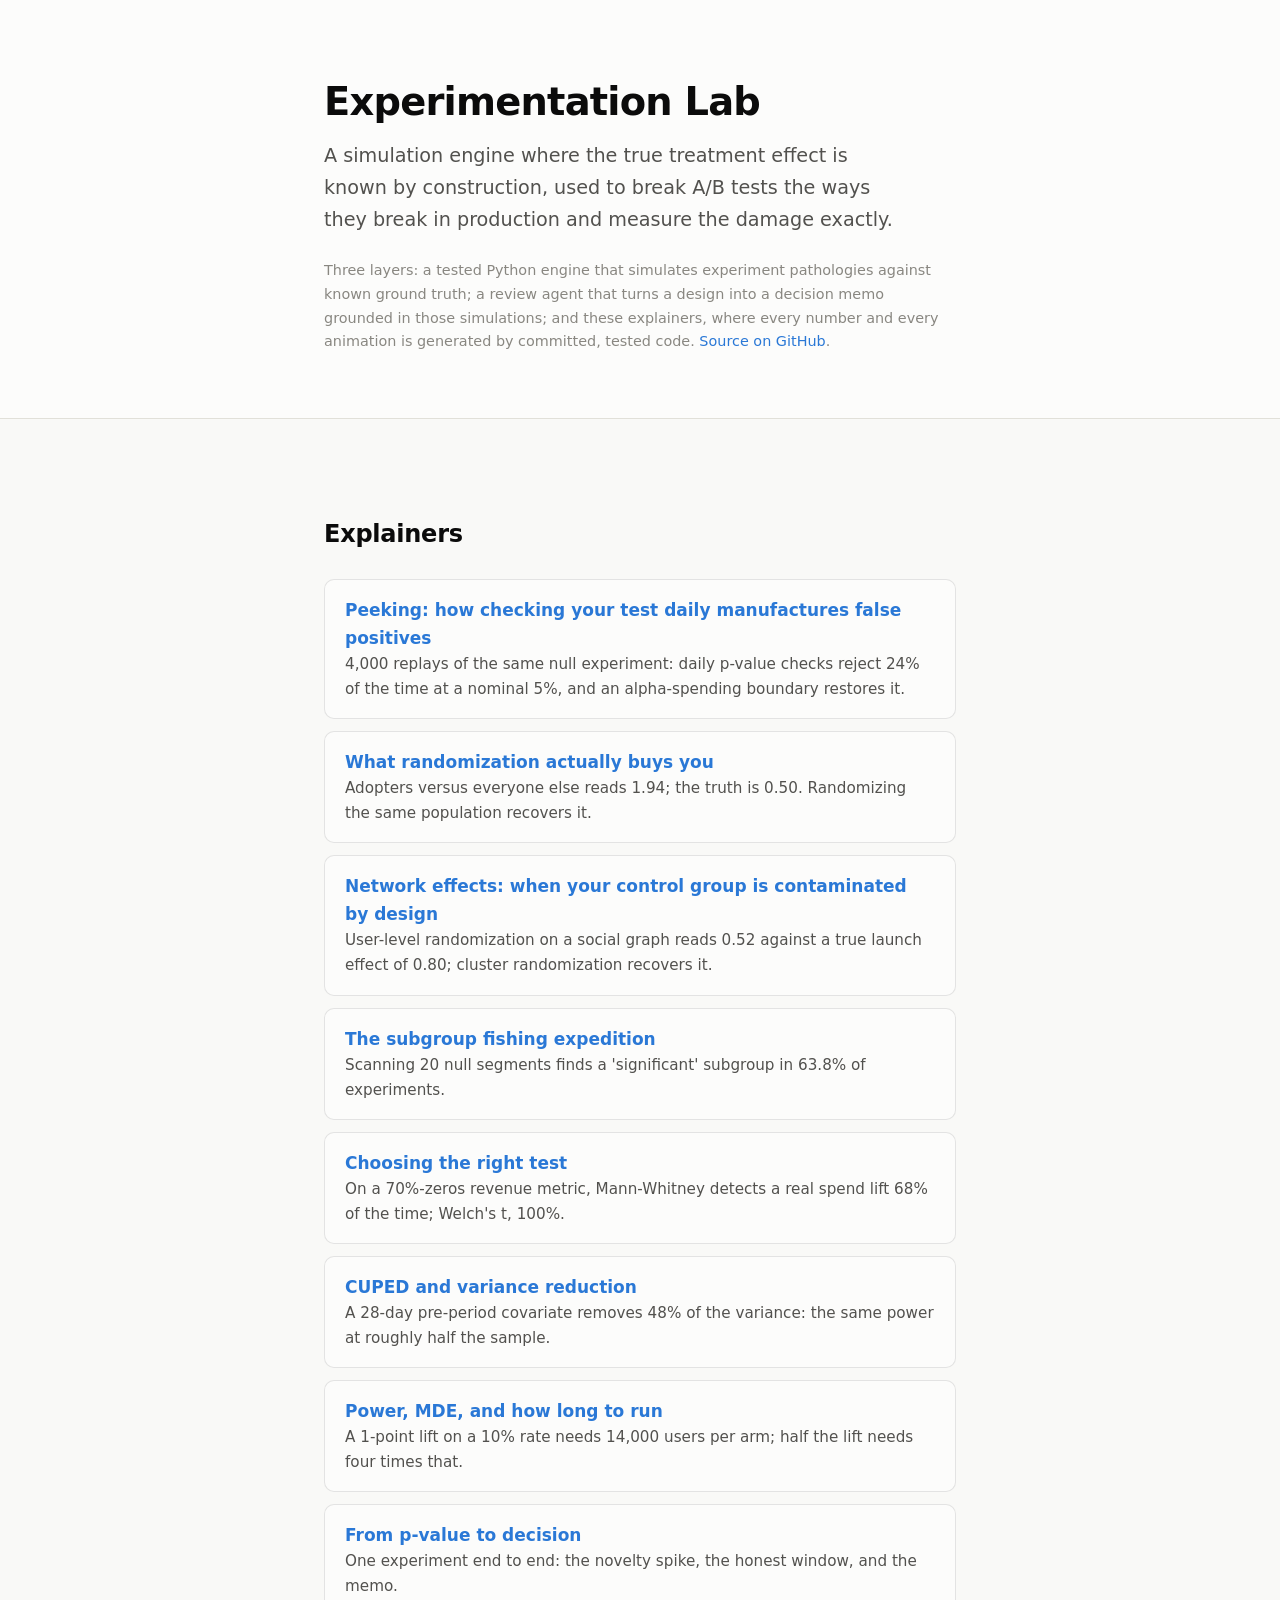
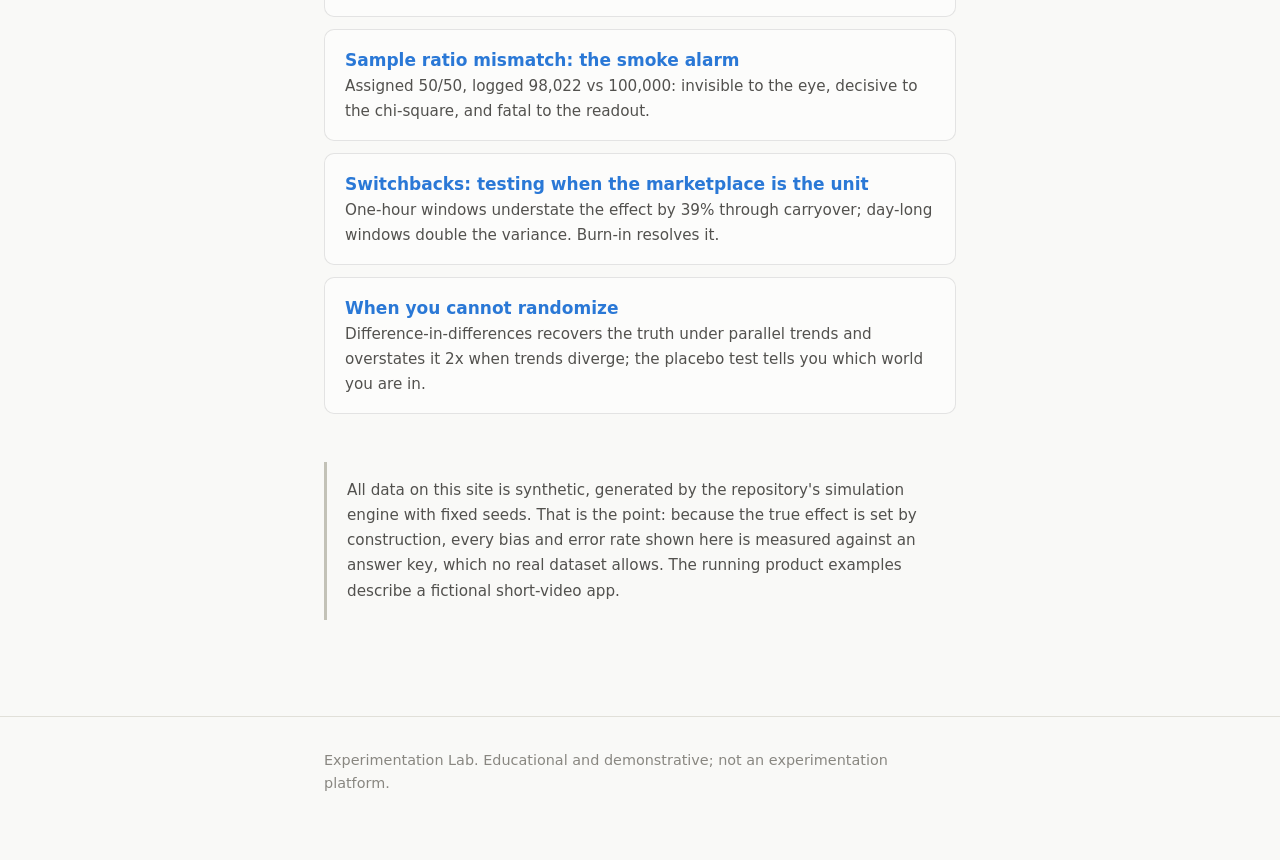
<file: docs/index.html>
<!doctype html>
<html lang="en">
<head>
<meta charset="utf-8">
<meta name="viewport" content="width=device-width, initial-scale=1">
<title>Experimentation Lab</title>
<link rel="stylesheet" href="assets/site.css">
</head>
<body>

<header class="hero">
  <div class="column">
    <h1>Experimentation Lab</h1>
    <p class="deck">
      A simulation engine where the true treatment effect is known by
      construction, used to break A/B tests the ways they break in
      production and measure the damage exactly.
    </p>
    <p class="meta">
      Three layers: a tested Python engine that simulates experiment
      pathologies against known ground truth; a review agent that turns a
      design into a decision memo grounded in those simulations; and these
      explainers, where every number and every animation is generated by
      committed, tested code.
      <a href="https://github.com/bhushitn/experimentation-lab">Source on GitHub</a>.
    </p>
  </div>
</header>

<main>
  <div class="column">
    <h2>Explainers</h2>
    <ul class="explainer-list">
      <li>
        <a href="explainers/peeking.html"><span class="title">Peeking: how checking your test daily manufactures false positives</span></a>
        <div class="blurb">4,000 replays of the same null experiment: daily
        p-value checks reject 24% of the time at a nominal 5%, and an
        alpha-spending boundary restores it.</div>
      </li>
      <li>
        <a href="explainers/randomization.html"><span class="title">What randomization actually buys you</span></a>
        <div class="blurb">Adopters versus everyone else reads 1.94; the truth is 0.50. Randomizing the same population recovers it.</div>
      </li>
      <li>
        <a href="explainers/interference.html"><span class="title">Network effects: when your control group is contaminated by design</span></a>
        <div class="blurb">User-level randomization on a social graph reads 0.52 against a true launch effect of 0.80; cluster randomization recovers it.</div>
      </li>
      <li>
        <a href="explainers/subgroups.html"><span class="title">The subgroup fishing expedition</span></a>
        <div class="blurb">Scanning 20 null segments finds a 'significant' subgroup in 63.8% of experiments.</div>
      </li>
      <li>
        <a href="explainers/test-choice.html"><span class="title">Choosing the right test</span></a>
        <div class="blurb">On a 70%-zeros revenue metric, Mann-Whitney detects a real spend lift 68% of the time; Welch's t, 100%.</div>
      </li>
      <li>
        <a href="explainers/cuped.html"><span class="title">CUPED and variance reduction</span></a>
        <div class="blurb">A 28-day pre-period covariate removes 48% of the variance: the same power at roughly half the sample.</div>
      </li>
      <li>
        <a href="explainers/power.html"><span class="title">Power, MDE, and how long to run</span></a>
        <div class="blurb">A 1-point lift on a 10% rate needs 14,000 users per arm; half the lift needs four times that.</div>
      </li>
      <li>
        <a href="explainers/decision.html"><span class="title">From p-value to decision</span></a>
        <div class="blurb">One experiment end to end: the novelty spike, the honest window, and the memo.</div>
      </li>
      <li>
        <a href="explainers/srm.html"><span class="title">Sample ratio mismatch: the smoke alarm</span></a>
        <div class="blurb">Assigned 50/50, logged 98,022 vs 100,000: invisible to the eye, decisive to the chi-square, and fatal to the readout.</div>
      </li>
      <li>
        <a href="explainers/switchback.html"><span class="title">Switchbacks: testing when the marketplace is the unit</span></a>
        <div class="blurb">One-hour windows understate the effect by 39% through carryover; day-long windows double the variance. Burn-in resolves it.</div>
      </li>
      <li>
        <a href="explainers/quasi.html"><span class="title">When you cannot randomize</span></a>
        <div class="blurb">Difference-in-differences recovers the truth under parallel trends and overstates it 2x when trends diverge; the placebo test tells you which world you are in.</div>
      </li>
    </ul>

    <div class="disclosure">
      All data on this site is synthetic, generated by the repository's
      simulation engine with fixed seeds. That is the point: because the true
      effect is set by construction, every bias and error rate shown here is
      measured against an answer key, which no real dataset allows. The
      running product examples describe a fictional short-video app.
    </div>
  </div>
</main>

<footer>
  <div class="column">
    Experimentation Lab. Educational and demonstrative; not an
    experimentation platform.
  </div>
</footer>

</body>
</html>
</file>
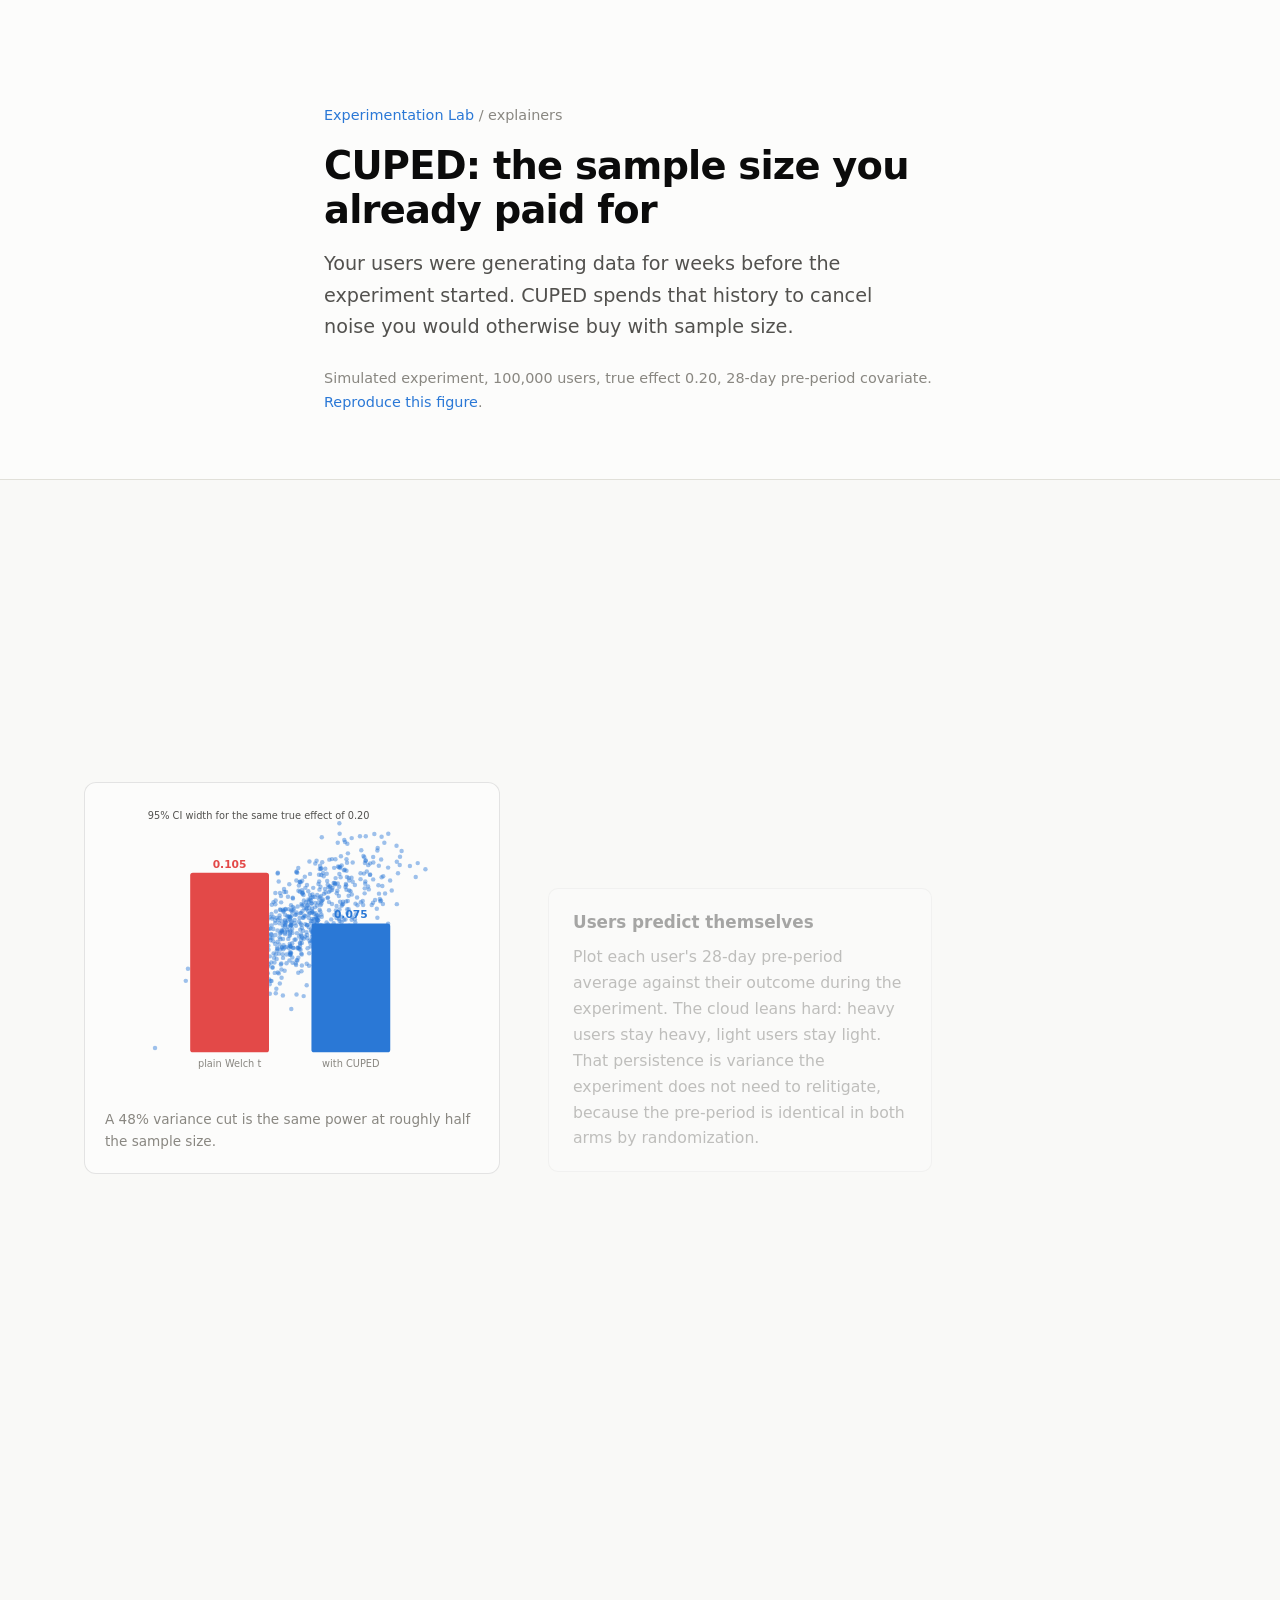
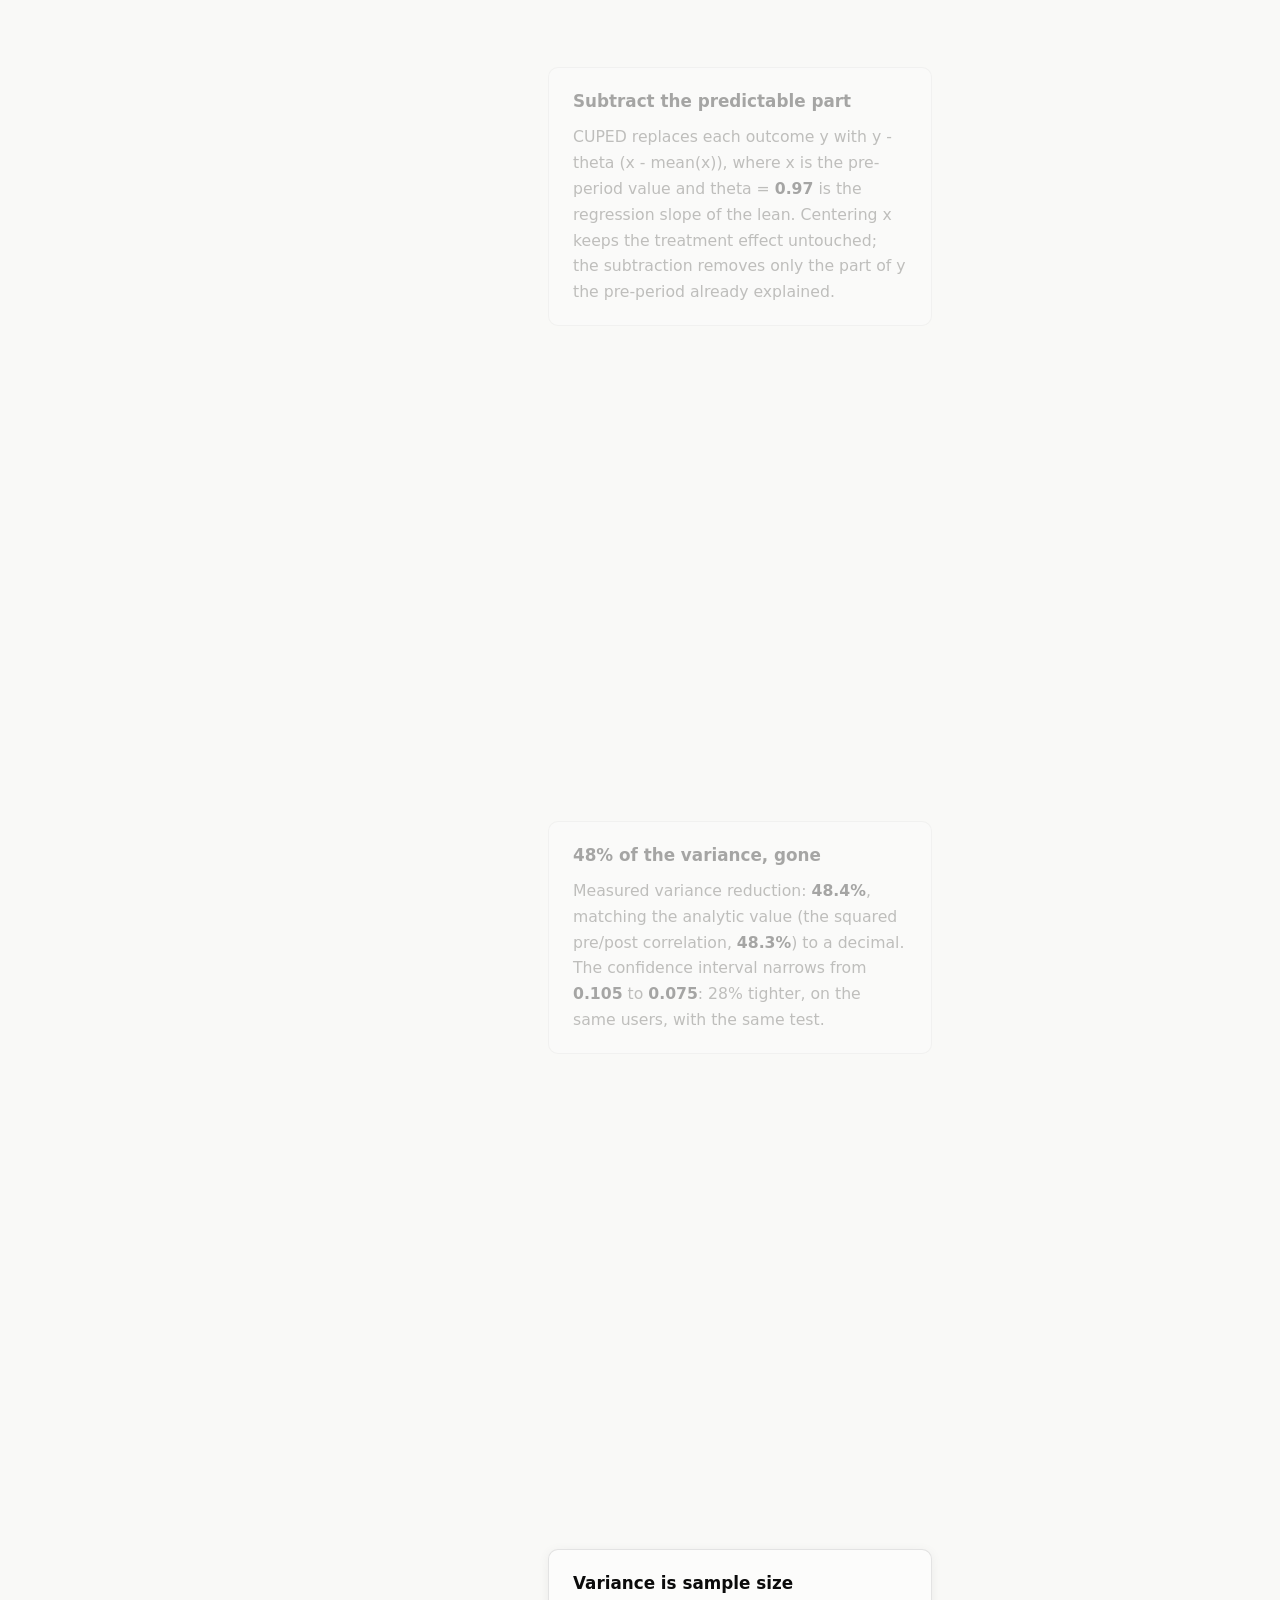
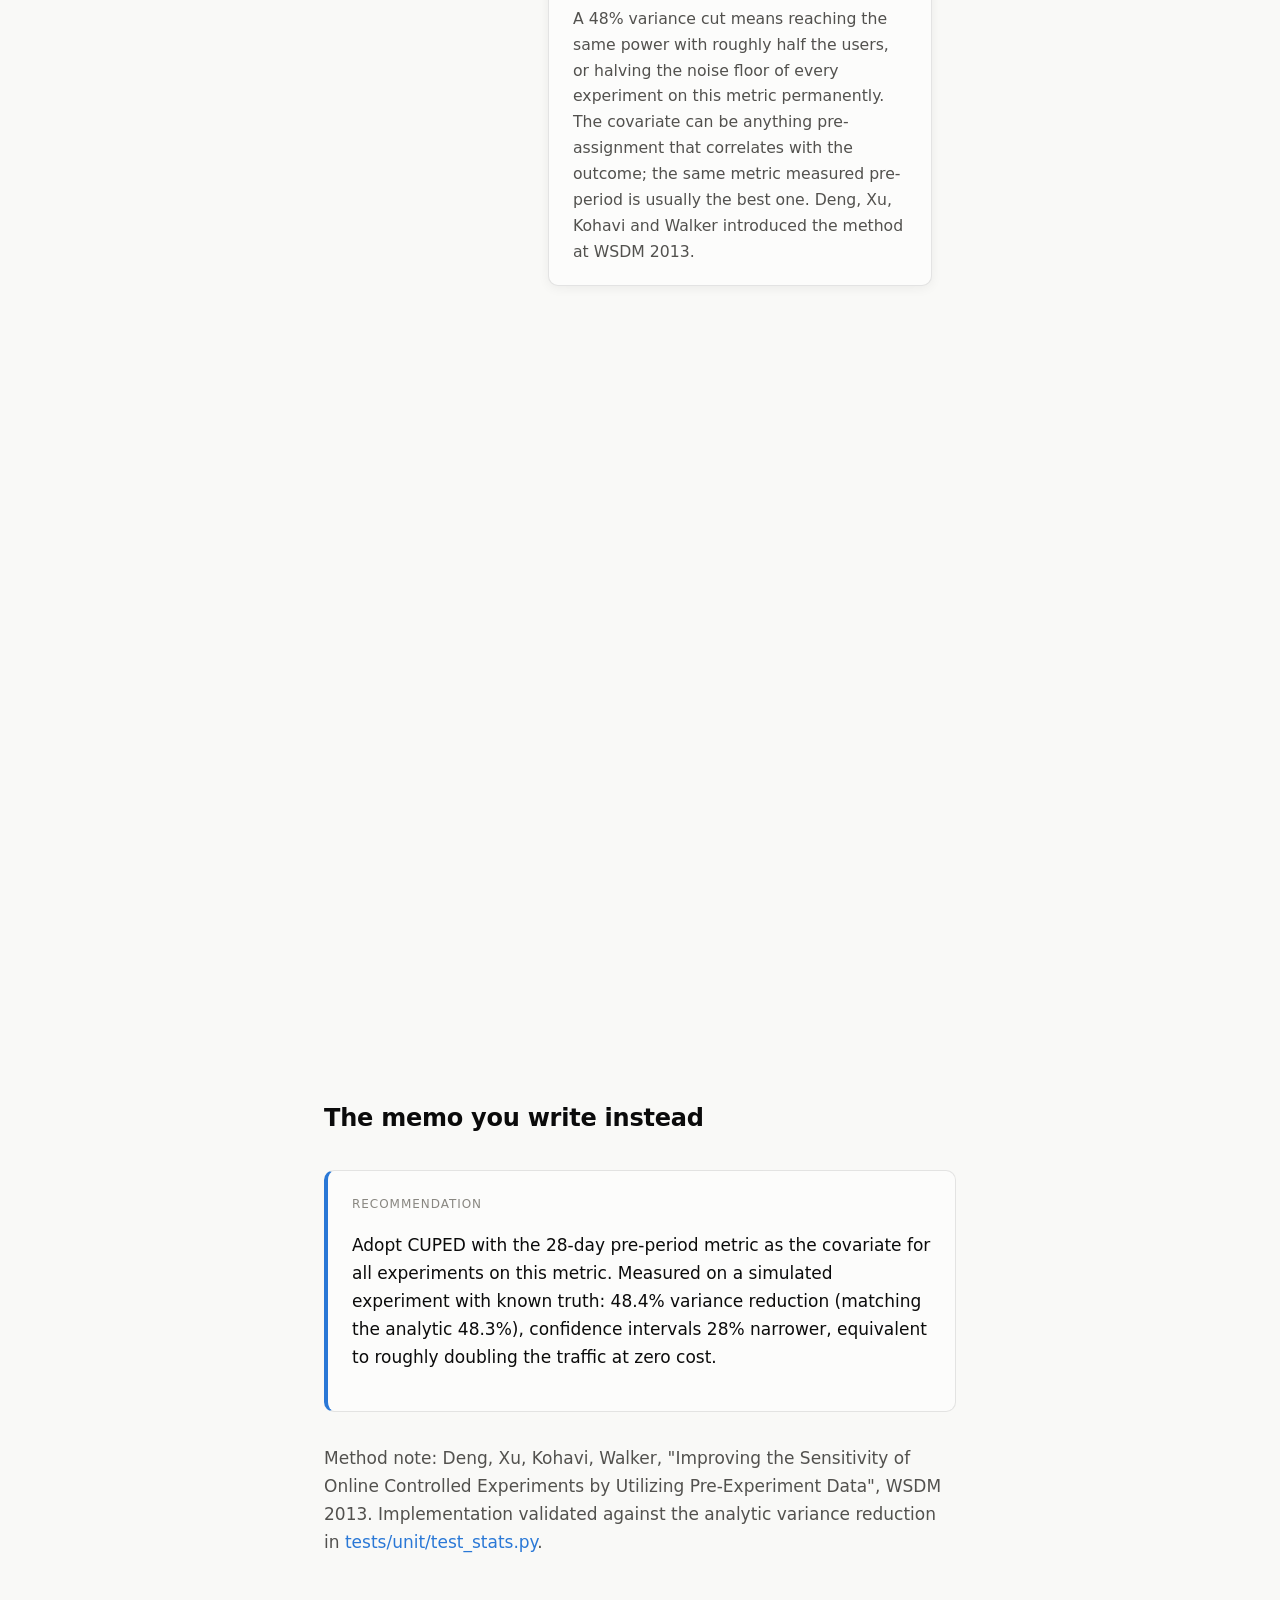
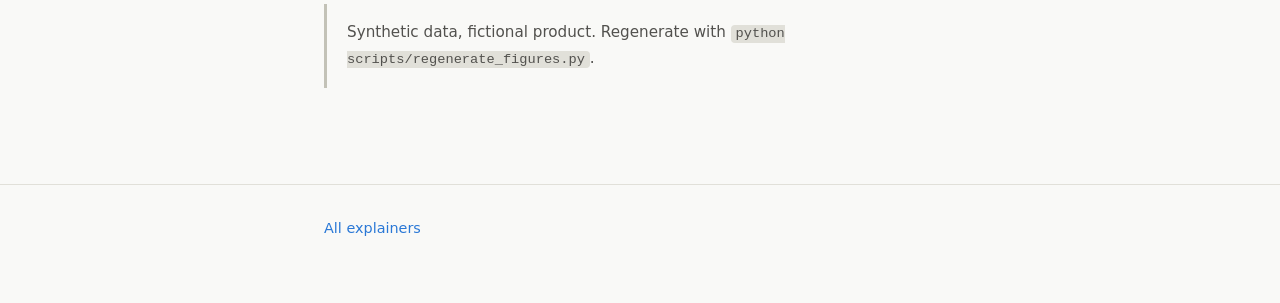
<file: docs/explainers/cuped.html>
<!doctype html>
<html lang="en">
<head>
<meta charset="utf-8">
<meta name="viewport" content="width=device-width, initial-scale=1">
<title>CUPED and variance reduction</title>
<link rel="stylesheet" href="../assets/site.css">
</head>
<body>

<header class="hero">
  <div class="column">
    <p class="meta"><a href="../index.html">Experimentation Lab</a> / explainers</p>
    <h1>CUPED: the sample size you already paid for</h1>
    <p class="deck">
      Your users were generating data for weeks before the experiment
      started. CUPED spends that history to cancel noise you would otherwise
      buy with sample size.
    </p>
    <p class="meta">
      Simulated experiment, 100,000 users, true effect 0.20, 28-day
      pre-period covariate.
      <a href="https://github.com/bhushitn/experimentation-lab/blob/main/src/lab/stats/cuped.py">Reproduce this figure</a>.
    </p>
  </div>
</header>

<main>
  <section class="scrolly">
    <div class="graphic">
      <figure>
        <svg id="chart" viewBox="0 0 420 320" role="img"
             aria-label="Pre-period versus experiment metric scatter and CI width comparison"></svg>
        <figcaption id="caption">Each point is a user: pre-period average against experiment outcome.</figcaption>
        <noscript><img src="../assets/figures/cuped.svg" alt="Static figure:
          pre-period versus experiment metric, 48% variance reduction" style="max-width:100%"></noscript>
      </figure>
    </div>
    <div class="steps">
      <div class="step" data-step="0">
        <h3>Users predict themselves</h3>
        <p>Plot each user's 28-day pre-period average against their outcome
        during the experiment. The cloud leans hard: heavy users stay heavy,
        light users stay light. That persistence is variance the experiment
        does not need to relitigate, because the pre-period is identical in
        both arms by randomization.</p>
      </div>
      <div class="step" data-step="1">
        <h3>Subtract the predictable part</h3>
        <p>CUPED replaces each outcome y with y - theta (x - mean(x)), where
        x is the pre-period value and theta = <span class="number">0.97</span>
        is the regression slope of the lean. Centering x keeps the treatment
        effect untouched; the subtraction removes only the part of y the
        pre-period already explained.</p>
      </div>
      <div class="step" data-step="2">
        <h3>48% of the variance, gone</h3>
        <p>Measured variance reduction: <span class="number">48.4%</span>,
        matching the analytic value (the squared pre/post correlation,
        <span class="number">48.3%</span>) to a decimal. The confidence
        interval narrows from <span class="number">0.105</span> to
        <span class="number">0.075</span>: 28% tighter, on the same users,
        with the same test.</p>
      </div>
      <div class="step" data-step="3">
        <h3>Variance is sample size</h3>
        <p>A 48% variance cut means reaching the same power with roughly half
        the users, or halving the noise floor of every experiment on this
        metric permanently. The covariate can be anything pre-assignment that
        correlates with the outcome; the same metric measured pre-period is
        usually the best one. Deng, Xu, Kohavi and Walker introduced the
        method at WSDM 2013.</p>
      </div>
    </div>
  </section>

  <div class="column">
    <h2>The memo you write instead</h2>
    <div class="memo">
      <div class="label">Recommendation</div>
      <p>Adopt CUPED with the 28-day pre-period metric as the covariate for
      all experiments on this metric. Measured on a simulated experiment with
      known truth: 48.4% variance reduction (matching the analytic 48.3%),
      confidence intervals 28% narrower, equivalent to roughly doubling the
      traffic at zero cost.</p>
    </div>
    <p class="secondary">
      Method note: Deng, Xu, Kohavi, Walker, "Improving the Sensitivity of
      Online Controlled Experiments by Utilizing Pre-Experiment Data",
      WSDM 2013. Implementation validated against the analytic variance
      reduction in
      <a href="https://github.com/bhushitn/experimentation-lab/blob/main/tests/unit/test_stats.py">tests/unit/test_stats.py</a>.
    </p>
    <div class="disclosure">
      Synthetic data, fictional product. Regenerate with
      <code>python scripts/regenerate_figures.py</code>.
    </div>
  </div>
</main>

<footer><div class="column"><a href="../index.html">All explainers</a></div></footer>

<script src="../assets/vendor/d3.v7.min.js"></script>
<script src="../assets/data/cuped.js"></script>
<script src="../assets/explainer.js"></script>
<script>
(function () {
  const d = window.LAB_DATA["cuped"];
  const E = window.LabExplainer;
  const ch = E.chart("#chart", {});
  const s = d.scatter;

  const xExt = d3.extent(s.pre), yExt = d3.extent(s.post);
  const xs = ch.xLinear([xExt[0] - 0.5, xExt[1] + 0.5]);
  const ys = ch.y([yExt[0] - 0.5, yExt[1] + 0.5]);

  const scatterLayer = ch.svg.append("g");
  scatterLayer.selectAll("circle").data(s.pre).join("circle")
    .attr("cx", (v, i) => xs(v)).attr("cy", (v, i) => ys(s.post[i]))
    .attr("r", 2.5).attr("fill", E.C.corrected).attr("opacity", 0);

  const xMean = d3.mean(s.pre), yMean = d3.mean(s.post);
  const lineLayer = ch.svg.append("g").attr("opacity", 0);
  const x0 = xExt[0], x1 = xExt[1];
  lineLayer.append("line")
    .attr("x1", xs(x0)).attr("y1", ys(yMean + d.theta * (x0 - xMean)))
    .attr("x2", xs(x1)).attr("y2", ys(yMean + d.theta * (x1 - xMean)))
    .attr("stroke", "#0b0b0b").attr("stroke-width", 2);
  lineLayer.append("text")
    .attr("x", xs(x1) - 4).attr("y", ys(yMean + d.theta * (x1 - xMean)) - 8)
    .attr("text-anchor", "end").attr("font-size", 11).attr("fill", E.C.ink)
    .text(`theta = ${d.theta.toFixed(2)}`);

  // CI width layer.
  const ciLayer = ch.svg.append("g").attr("opacity", 0);
  {
    const names = ["plain Welch t", "with CUPED"];
    const x = ch.xBand(names);
    const y = ch.y([0, d.raw_ci_width * 1.3]);
    const vals = [d.raw_ci_width, d.cuped_ci_width];
    const colors = [E.C.naive, E.C.corrected];
    names.forEach((name, i) => {
      ciLayer.append("rect")
        .attr("x", x(name)).attr("width", x.bandwidth())
        .attr("y", y(vals[i])).attr("height", y(0) - y(vals[i]))
        .attr("rx", 3).attr("fill", colors[i]);
      ciLayer.append("text")
        .attr("x", x(name) + x.bandwidth() / 2).attr("y", y(vals[i]) - 6)
        .attr("text-anchor", "middle").attr("font-size", 12)
        .attr("font-weight", 600).attr("fill", colors[i]).text(vals[i].toFixed(3));
      ciLayer.append("text")
        .attr("x", x(name) + x.bandwidth() / 2).attr("y", y(0) + 16)
        .attr("text-anchor", "middle").attr("font-size", 11)
        .attr("fill", E.C.muted).text(name);
    });
    ciLayer.append("text").attr("x", ch.M.left).attr("y", ch.M.top)
      .attr("font-size", 11).attr("fill", E.C.ink)
      .text("95% CI width for the same true effect of 0.20");
  }

  const dots = scatterLayer.selectAll("circle");
  function scatterView(withLine) {
    ciLayer.transition().duration(400).attr("opacity", 0);
    scatterLayer.transition().duration(400).attr("opacity", 1);
    dots.transition().duration(600).attr("opacity", 0.45);
    lineLayer.transition().duration(400).attr("opacity", withLine ? 1 : 0);
  }

  E.scroller([
    { enter: () => scatterView(false),
      caption: "700 sampled users: 28-day pre-period average against experiment outcome." },
    { enter: () => scatterView(true),
      caption: "The regression slope is the adjustment: remove what the pre-period already explains." },
    { enter: () => {
        scatterLayer.transition().duration(400).attr("opacity", 0);
        lineLayer.transition().duration(400).attr("opacity", 0);
        ciLayer.transition().duration(400).attr("opacity", 1);
      },
      caption: "Same users, same test: the interval narrows 28%." },
    { enter: () => ciLayer.transition().duration(300).attr("opacity", 1),
      caption: "A 48% variance cut is the same power at roughly half the sample size." },
  ], { caption: "caption" });
})();
</script>

</body>
</html>
</file>
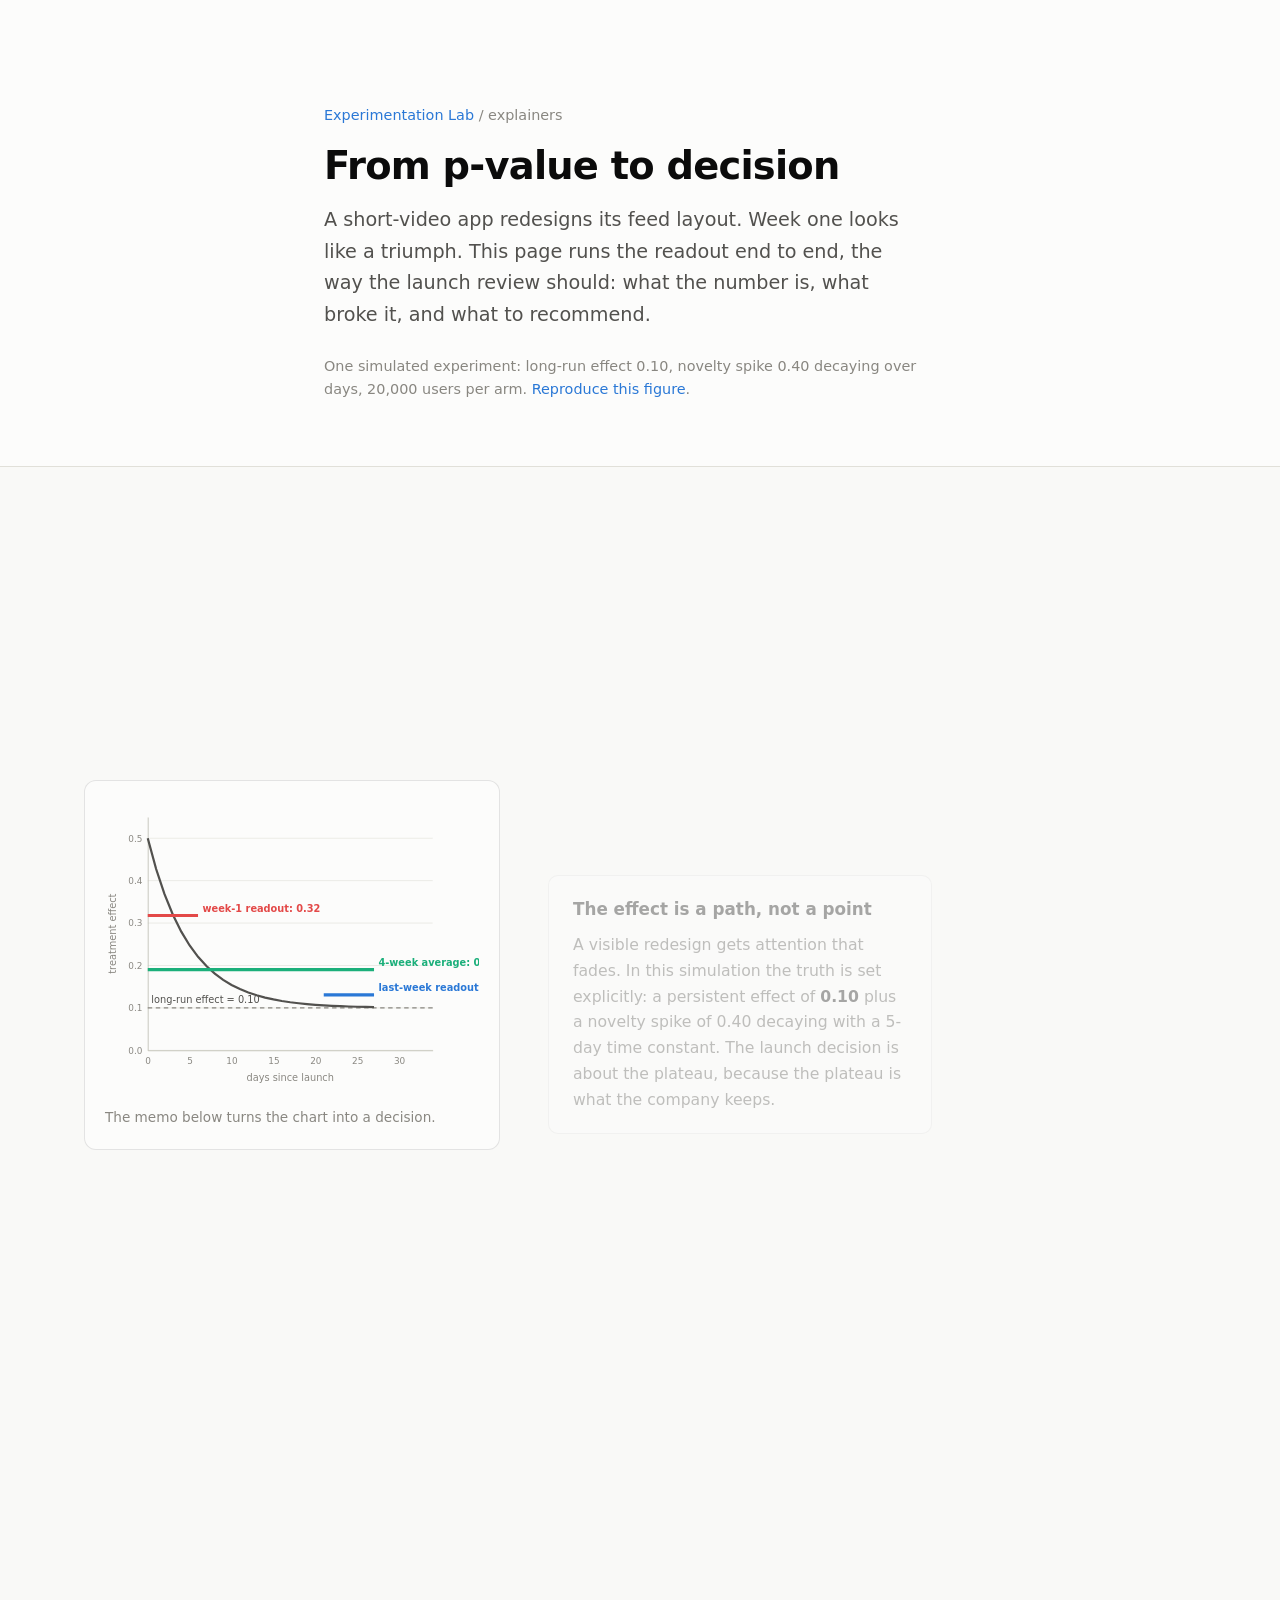
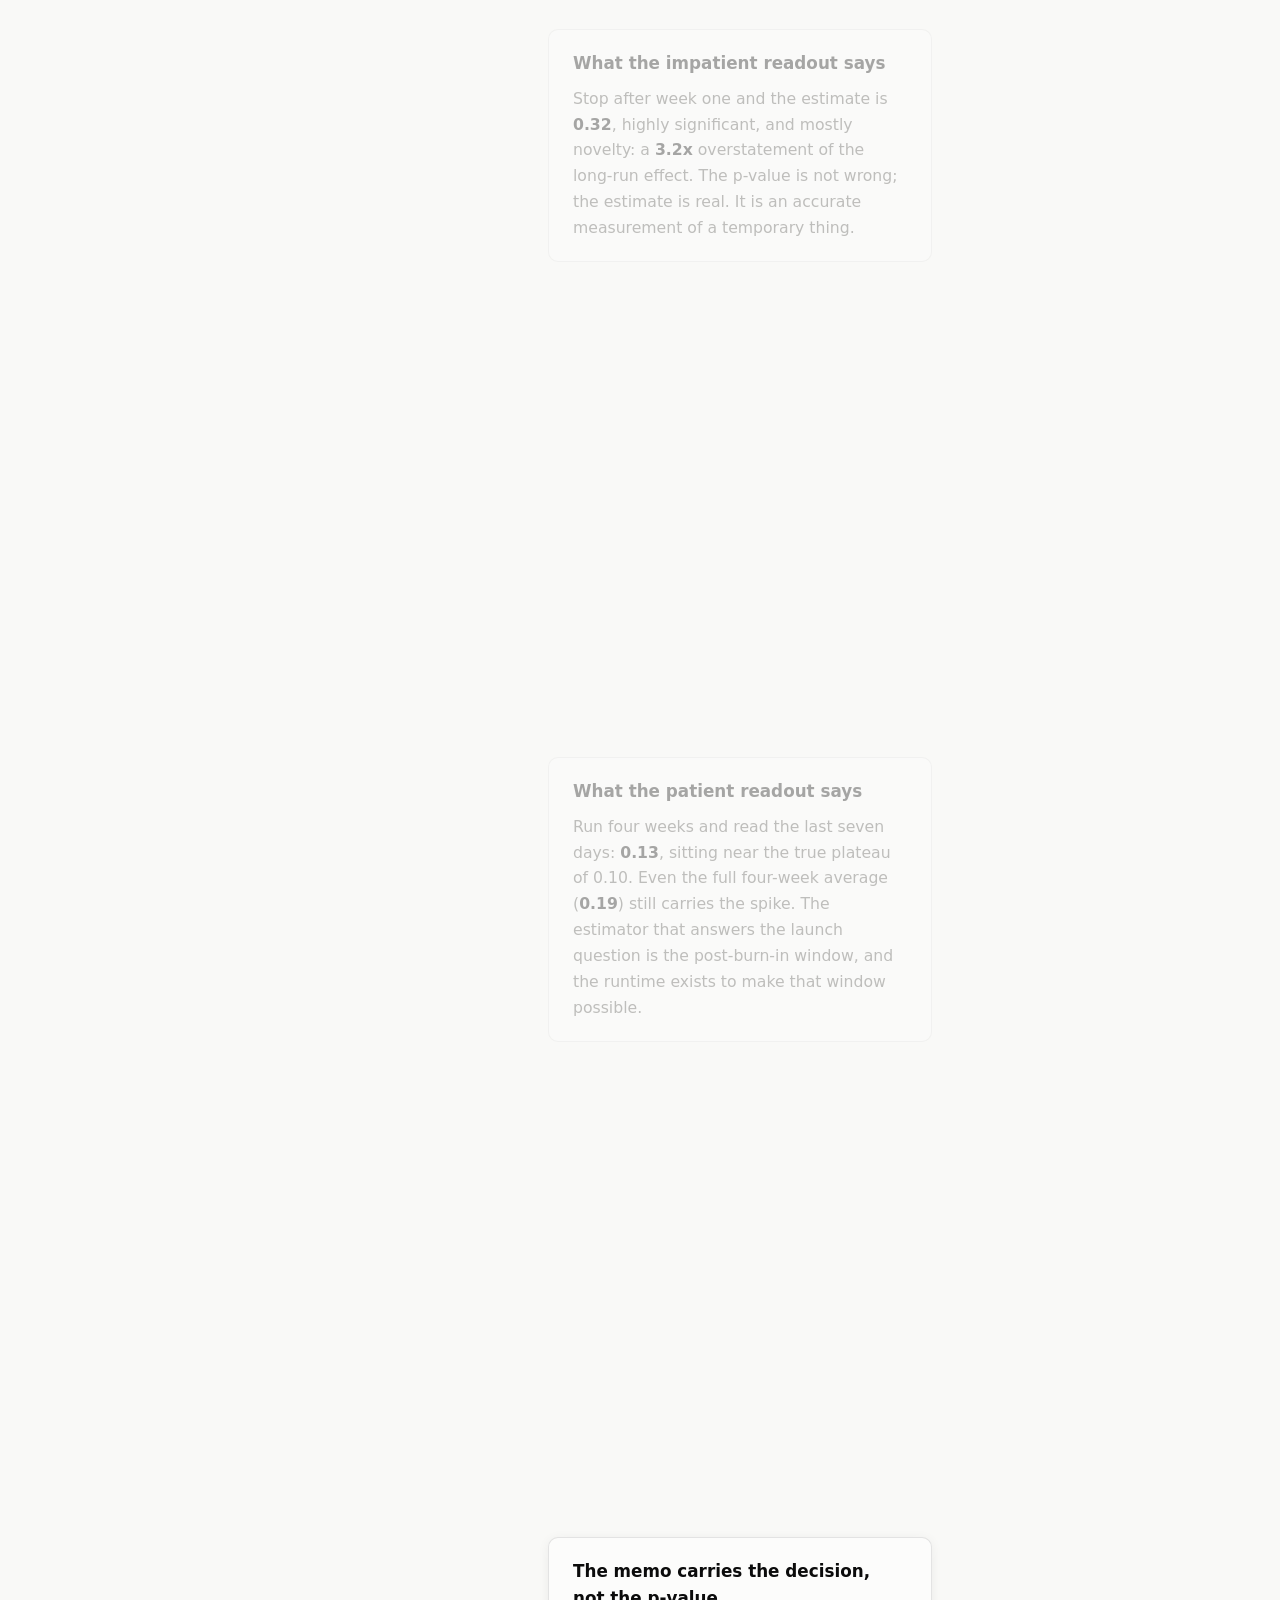
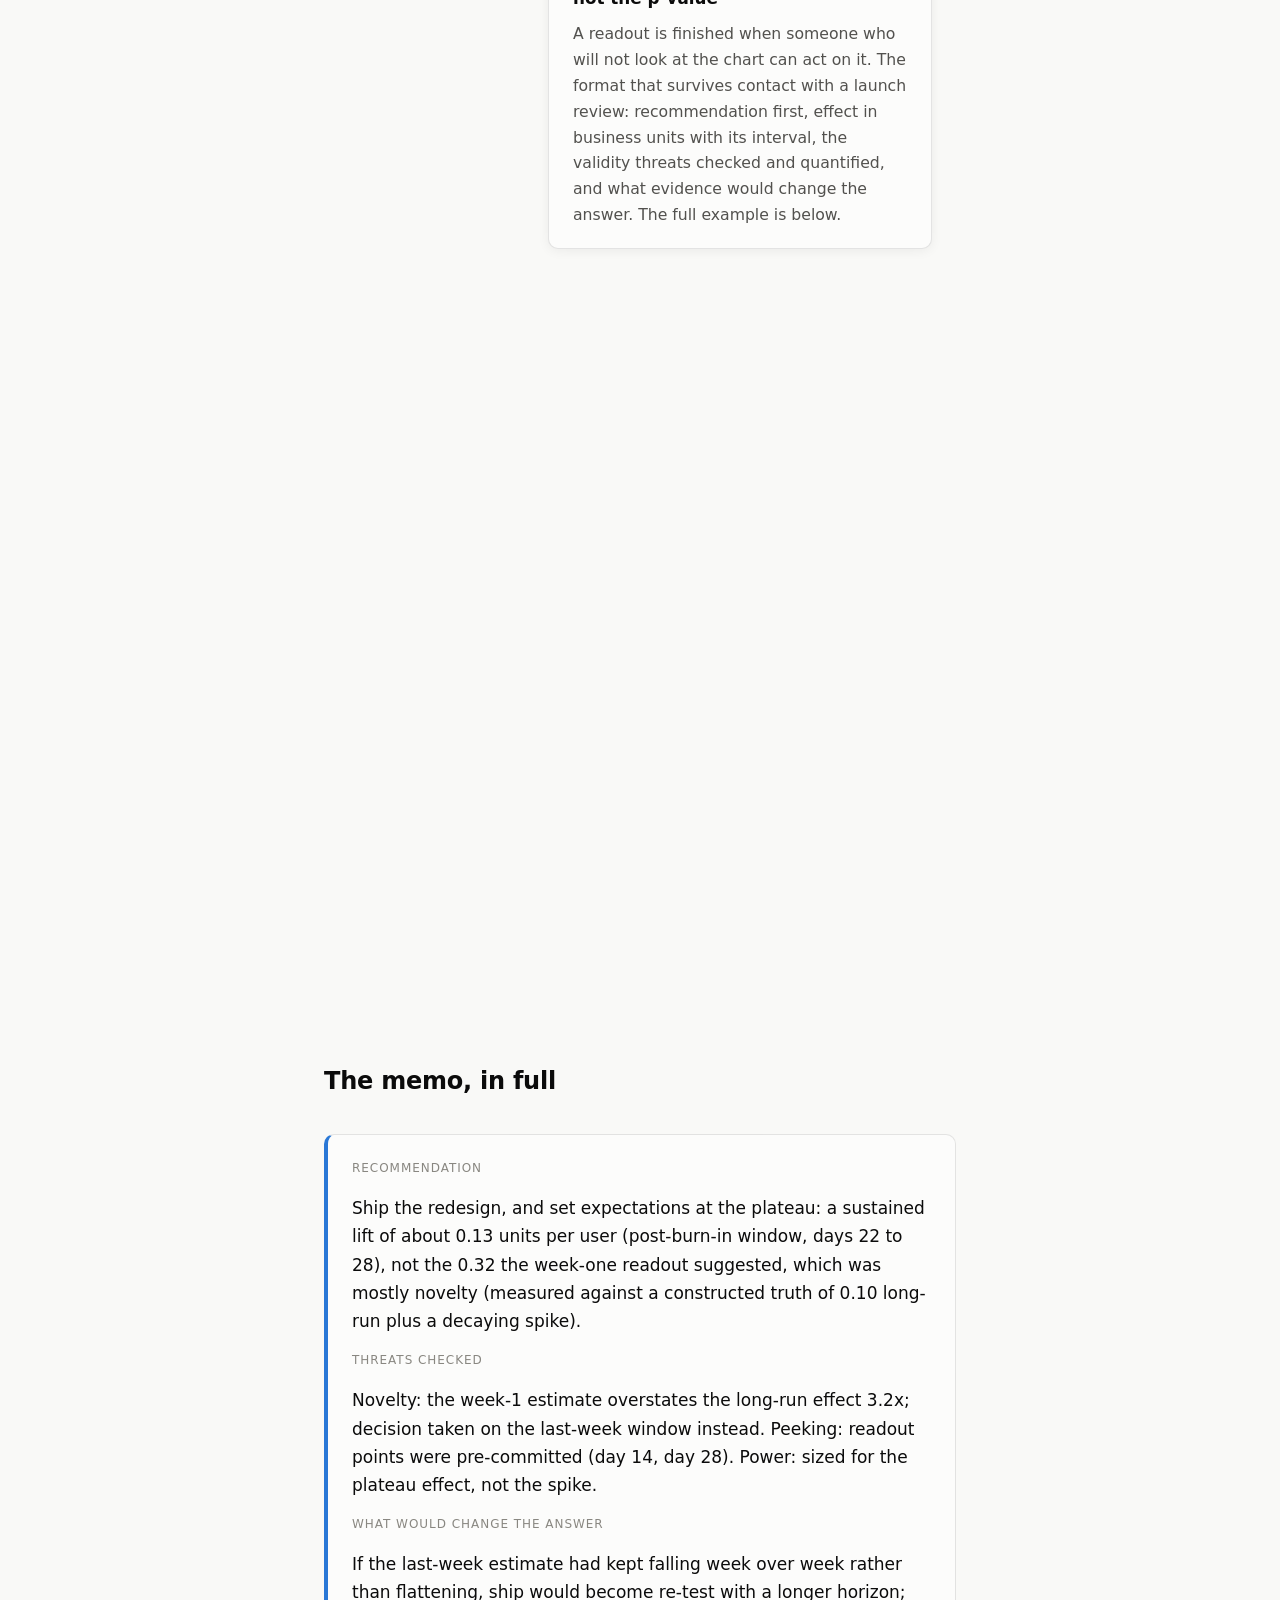
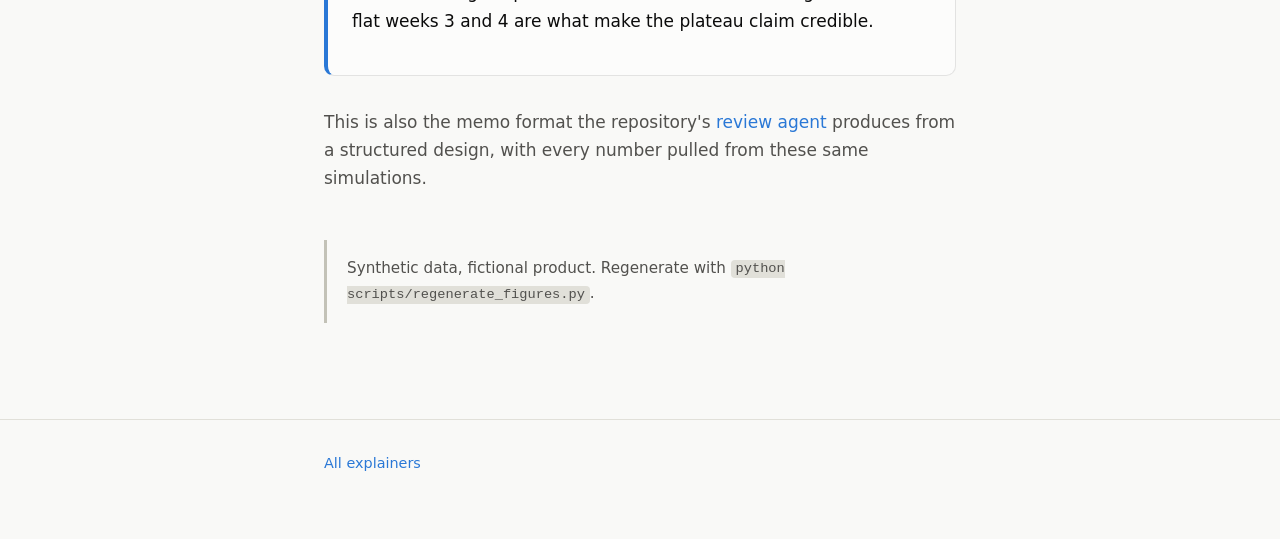
<file: docs/explainers/decision.html>
<!doctype html>
<html lang="en">
<head>
<meta charset="utf-8">
<meta name="viewport" content="width=device-width, initial-scale=1">
<title>From p-value to decision</title>
<link rel="stylesheet" href="../assets/site.css">
</head>
<body>

<header class="hero">
  <div class="column">
    <p class="meta"><a href="../index.html">Experimentation Lab</a> / explainers</p>
    <h1>From p-value to decision</h1>
    <p class="deck">
      A short-video app redesigns its feed layout. Week one looks like a
      triumph. This page runs the readout end to end, the way the launch
      review should: what the number is, what broke it, and what to
      recommend.
    </p>
    <p class="meta">
      One simulated experiment: long-run effect 0.10, novelty spike 0.40
      decaying over days, 20,000 users per arm.
      <a href="https://github.com/bhushitn/experimentation-lab/blob/main/src/lab/pathologies/novelty.py">Reproduce this figure</a>.
    </p>
  </div>
</header>

<main>
  <section class="scrolly">
    <div class="graphic">
      <figure>
        <svg id="chart" viewBox="0 0 420 320" role="img"
             aria-label="Decaying treatment effect and what each readout window concludes"></svg>
        <figcaption id="caption">The true effect path, known by construction.</figcaption>
        <noscript><img src="../assets/figures/novelty.svg" alt="Static figure:
          the decaying effect path and three readout windows" style="max-width:100%"></noscript>
      </figure>
    </div>
    <div class="steps">
      <div class="step" data-step="0">
        <h3>The effect is a path, not a point</h3>
        <p>A visible redesign gets attention that fades. In this simulation
        the truth is set explicitly: a persistent effect of
        <span class="number">0.10</span> plus a novelty spike of 0.40
        decaying with a 5-day time constant. The launch decision is about
        the plateau, because the plateau is what the company keeps.</p>
      </div>
      <div class="step" data-step="1">
        <h3>What the impatient readout says</h3>
        <p>Stop after week one and the estimate is
        <span class="number">0.32</span>, highly significant, and mostly
        novelty: a <span class="number">3.2x</span> overstatement of the
        long-run effect. The p-value is not wrong; the estimate is real. It
        is an accurate measurement of a temporary thing.</p>
      </div>
      <div class="step" data-step="2">
        <h3>What the patient readout says</h3>
        <p>Run four weeks and read the last seven days:
        <span class="number">0.13</span>, sitting near the true plateau of
        0.10. Even the full four-week average
        (<span class="number">0.19</span>) still carries the spike. The
        estimator that answers the launch question is the post-burn-in
        window, and the runtime exists to make that window possible.</p>
      </div>
      <div class="step" data-step="3">
        <h3>The memo carries the decision, not the p-value</h3>
        <p>A readout is finished when someone who will not look at the chart
        can act on it. The format that survives contact with a launch
        review: recommendation first, effect in business units with its
        interval, the validity threats checked and quantified, and what
        evidence would change the answer. The full example is below.</p>
      </div>
    </div>
  </section>

  <div class="column">
    <h2>The memo, in full</h2>
    <div class="memo">
      <div class="label">Recommendation</div>
      <p>Ship the redesign, and set expectations at the plateau: a
      sustained lift of about 0.13 units per user (post-burn-in window,
      days 22 to 28), not the 0.32 the week-one readout suggested, which
      was mostly novelty (measured against a constructed truth of 0.10
      long-run plus a decaying spike).</p>
      <div class="label" style="margin-top:1rem">Threats checked</div>
      <p>Novelty: the week-1 estimate overstates the long-run effect 3.2x;
      decision taken on the last-week window instead. Peeking: readout
      points were pre-committed (day 14, day 28). Power: sized for the
      plateau effect, not the spike.</p>
      <div class="label" style="margin-top:1rem">What would change the answer</div>
      <p>If the last-week estimate had kept falling week over week rather
      than flattening, ship would become re-test with a longer horizon;
      flat weeks 3 and 4 are what make the plateau claim credible.</p>
    </div>
    <p class="secondary">
      This is also the memo format the repository's
      <a href="https://github.com/bhushitn/experimentation-lab/tree/main/src/review_agent">review agent</a>
      produces from a structured design, with every number pulled from these
      same simulations.
    </p>
    <div class="disclosure">
      Synthetic data, fictional product. Regenerate with
      <code>python scripts/regenerate_figures.py</code>.
    </div>
  </div>
</main>

<footer><div class="column"><a href="../index.html">All explainers</a></div></footer>

<script src="../assets/vendor/d3.v7.min.js"></script>
<script src="../assets/data/novelty.js"></script>
<script src="../assets/explainer.js"></script>
<script>
(function () {
  const d = window.LAB_DATA["novelty"];
  const E = window.LabExplainer;
  const ch = E.chart("#chart", {});
  const x = ch.xLinear([0, 34]);
  const y = ch.y([0, Math.max(...d.effect_path) * 1.1]);
  ch.axes(x, y, { xLabel: "days since launch", yLabel: "treatment effect" });
  ch.truthLine(y, d.long_run_effect,
    `long-run effect = ${d.long_run_effect.toFixed(2)}`);

  const path = ch.animatedLine(x, y, d.days, d.effect_path, "#52514e");

  const windows = [
    { key: "first_week", d0: 0, d1: 6, color: E.C.naive, label: "week-1 readout" },
    { key: "full_run", d0: 0, d1: 27, color: E.C.secondary, label: "4-week average" },
    { key: "post_burn_in", d0: 21, d1: 27, color: E.C.corrected, label: "last-week readout" },
  ];
  const winEls = {};
  for (const w of windows) {
    const est = d.estimates[w.key];
    const g = ch.svg.append("g").attr("opacity", 0);
    g.append("line")
      .attr("x1", x(w.d0)).attr("x2", x(w.d1))
      .attr("y1", y(est)).attr("y2", y(est))
      .attr("stroke", w.color).attr("stroke-width", 3.5);
    g.append("text")
      .attr("x", x(w.d1) + 5).attr("y", y(est) - 4)
      .attr("font-size", 11).attr("font-weight", 600).attr("fill", w.color)
      .text(`${w.label}: ${est.toFixed(2)}`);
    winEls[w.key] = g;
  }
  function showWindows(keys) {
    for (const [k, g] of Object.entries(winEls)) {
      g.transition().duration(500).attr("opacity", keys.includes(k) ? 1 : 0);
    }
  }

  E.scroller([
    { enter: () => { path.draw(); showWindows([]); },
      caption: "The true effect path: a 0.10 plateau under a decaying novelty spike." },
    { enter: () => { path.show(); showWindows(["first_week"]); },
      caption: "The week-1 estimate is significant, real, and temporary." },
    { enter: () => { path.show(); showWindows(["first_week", "full_run", "post_burn_in"]); },
      caption: "The post-burn-in window reads the plateau; the averages read the spike." },
    { enter: () => showWindows(["first_week", "full_run", "post_burn_in"]),
      caption: "The memo below turns the chart into a decision." },
  ], { caption: "caption" });
})();
</script>

</body>
</html>
</file>
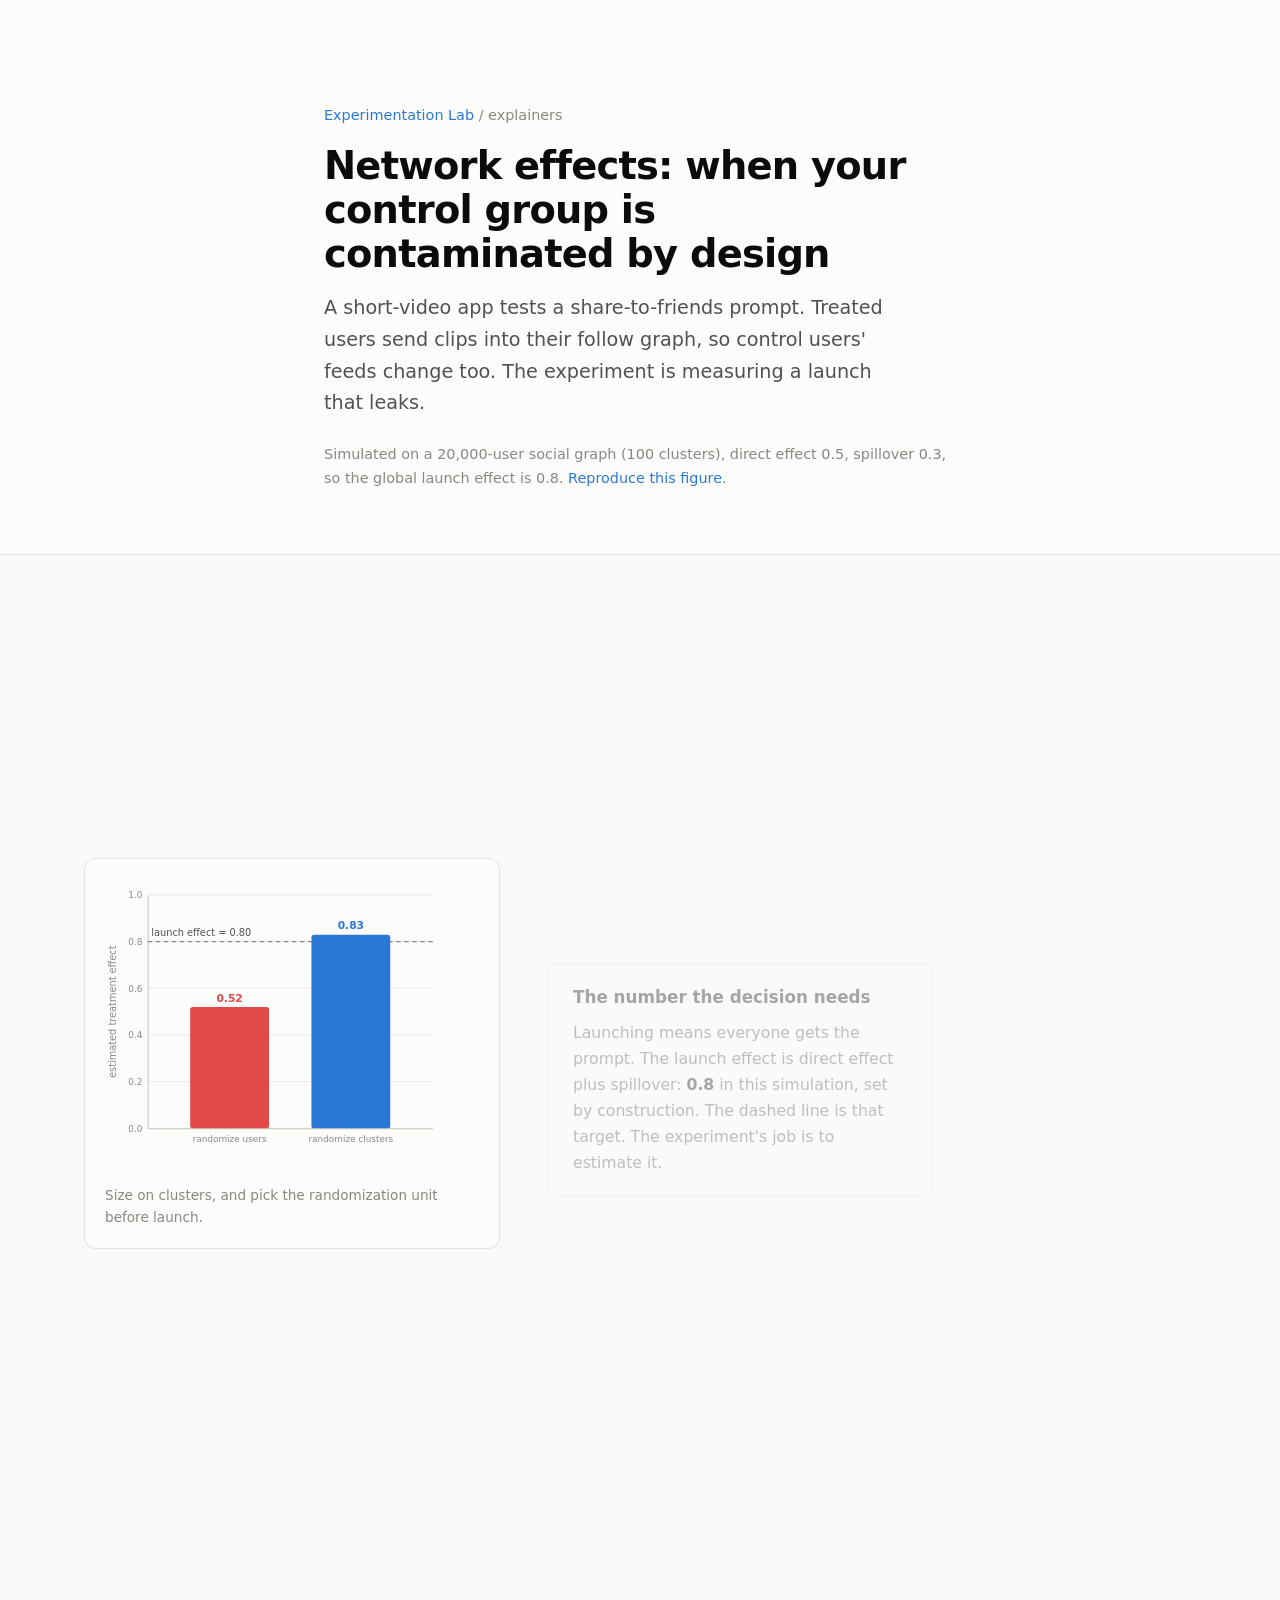
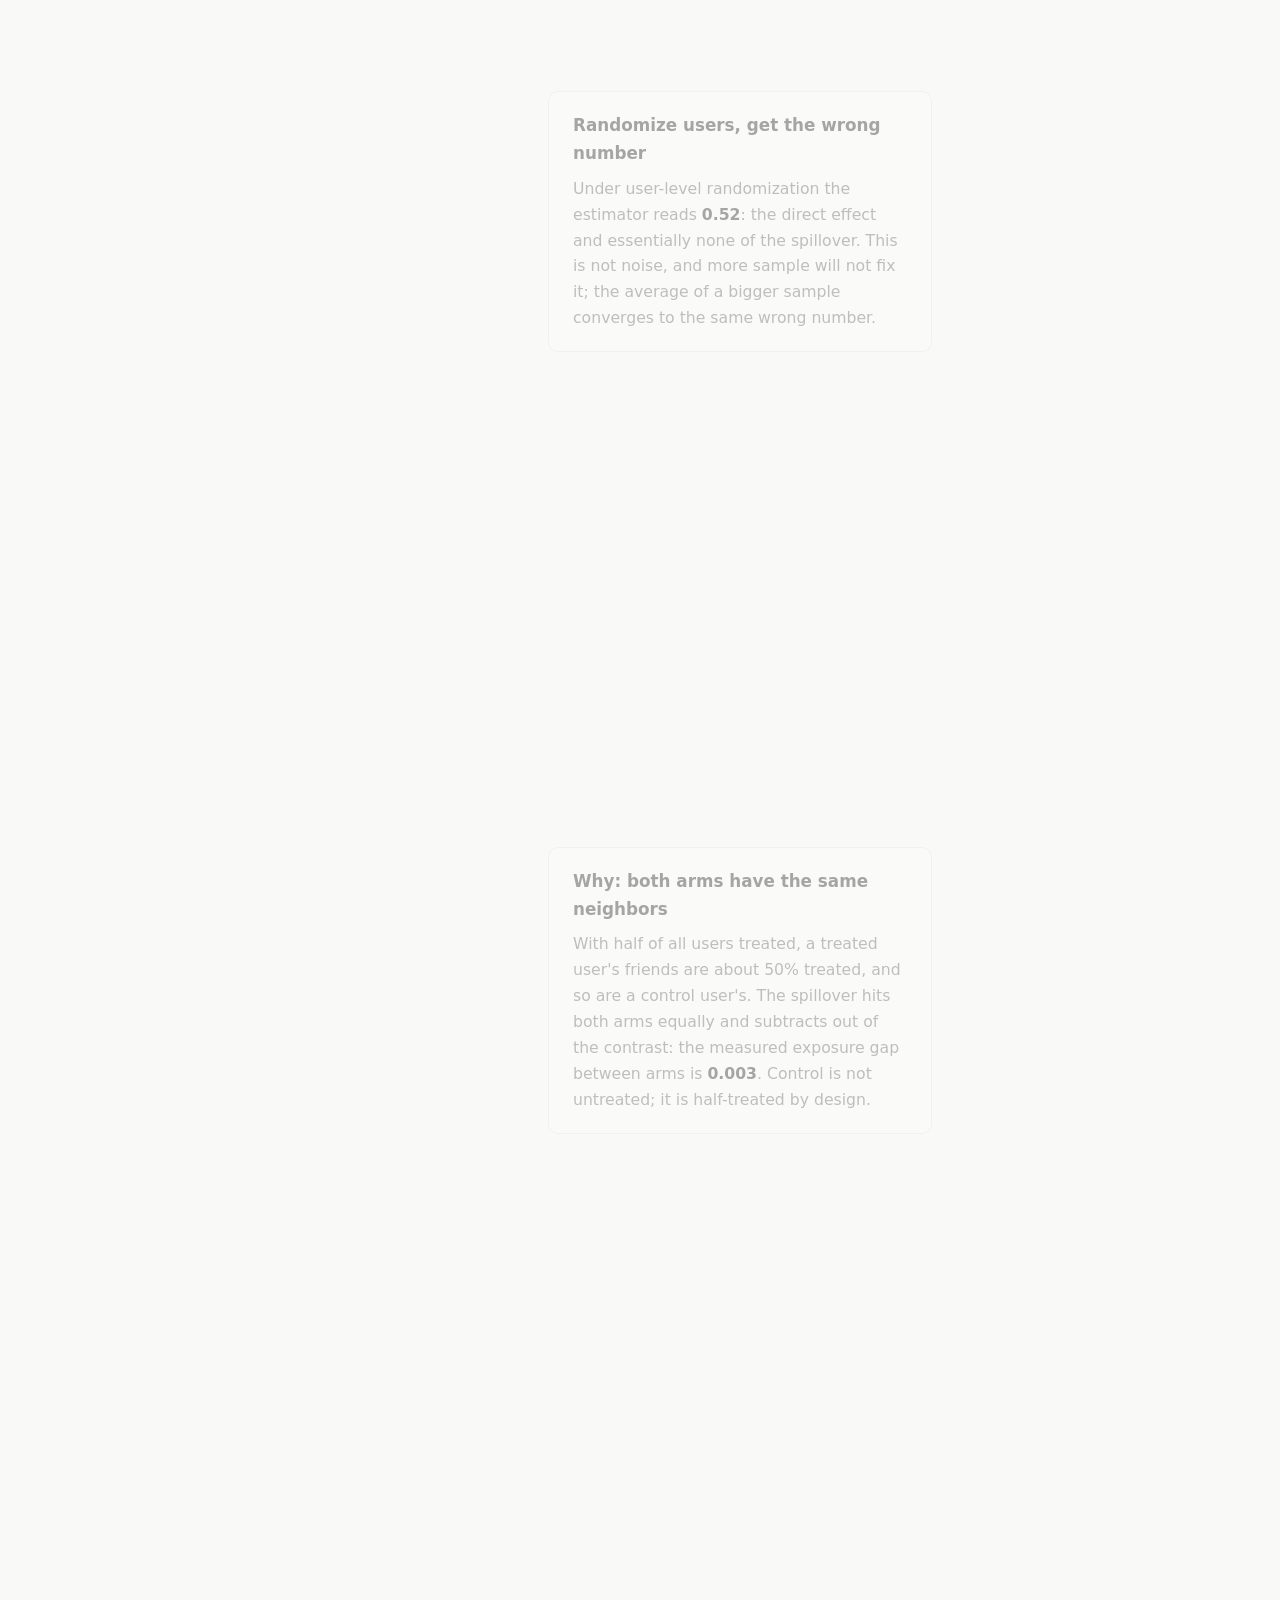
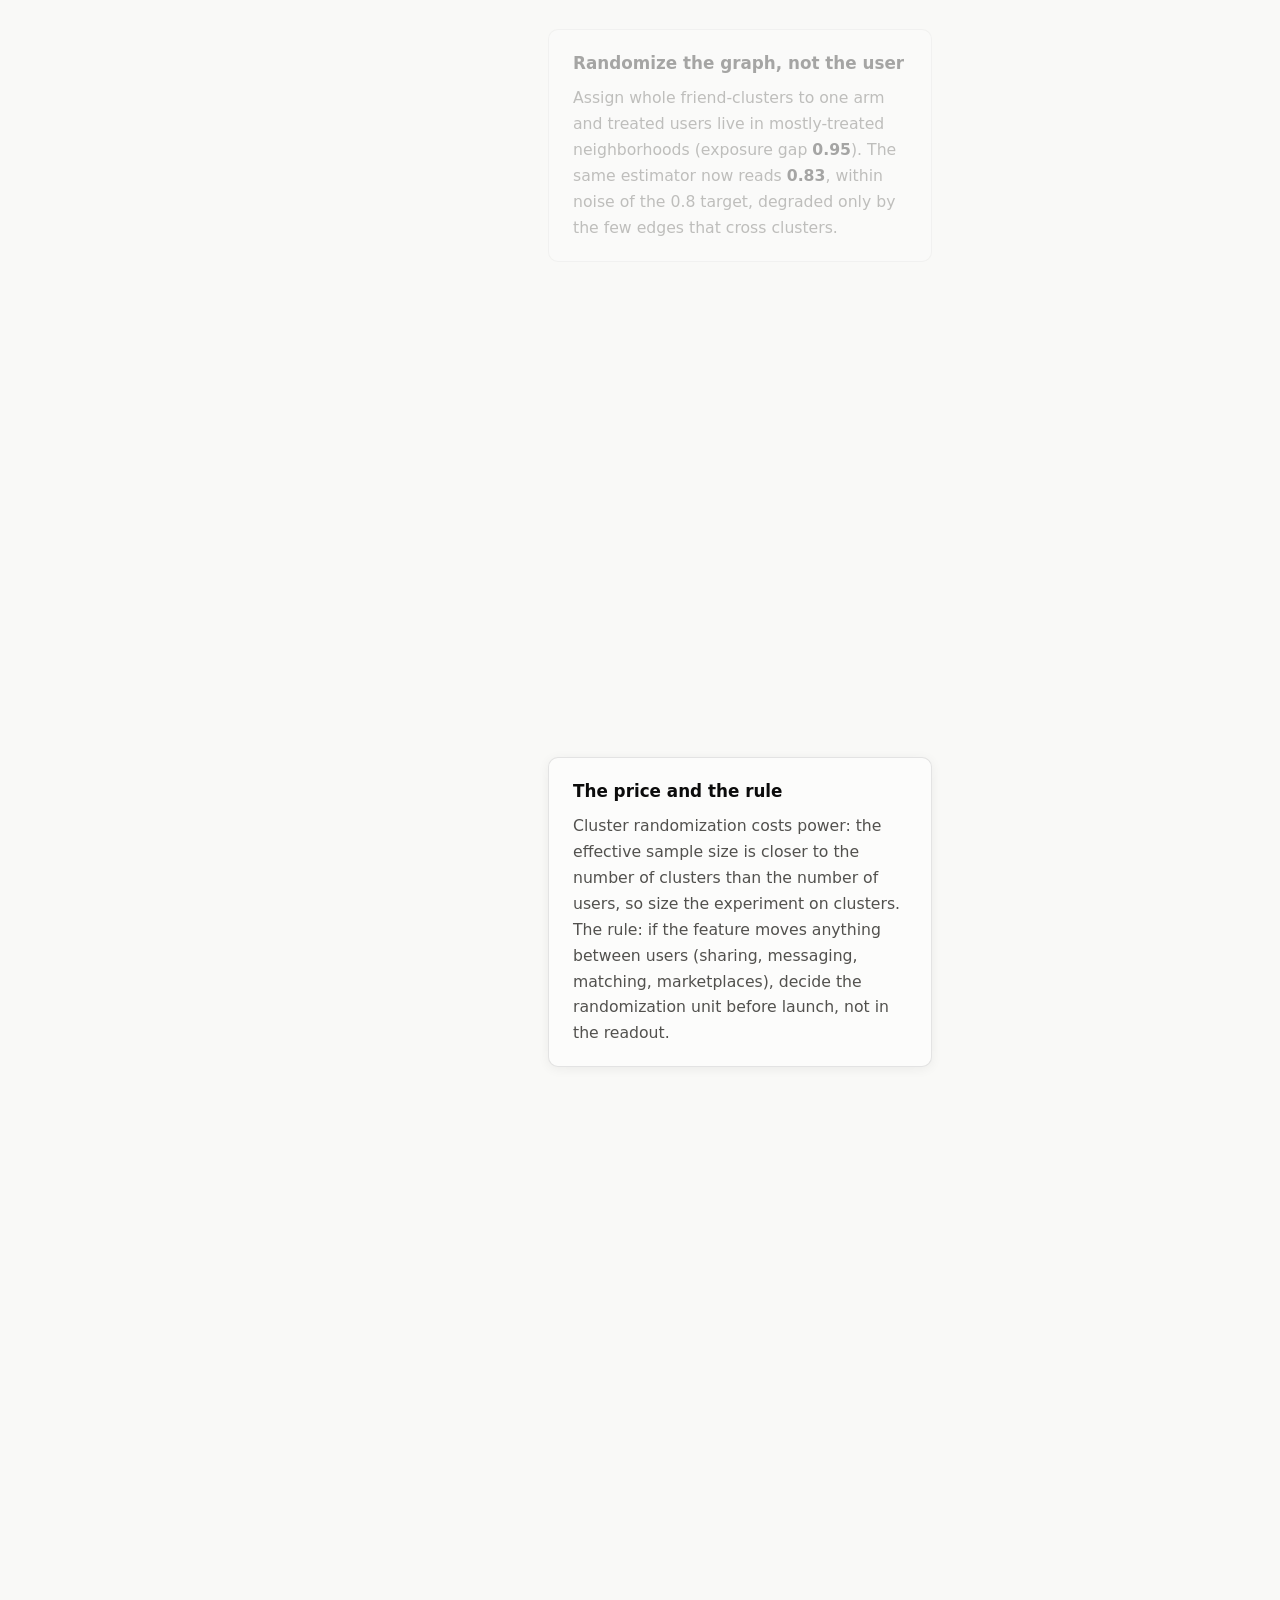
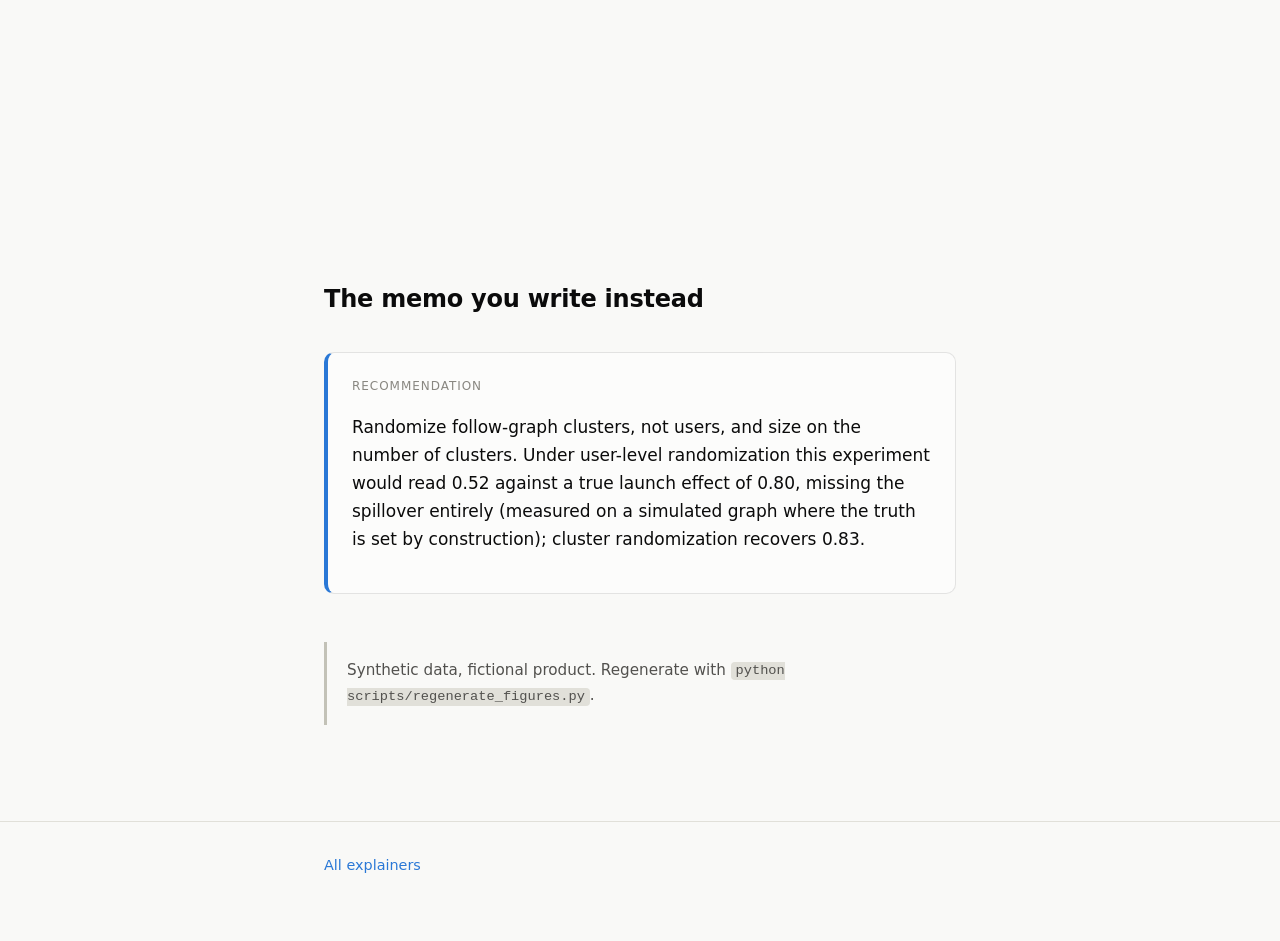
<file: docs/explainers/interference.html>
<!doctype html>
<html lang="en">
<head>
<meta charset="utf-8">
<meta name="viewport" content="width=device-width, initial-scale=1">
<title>Network effects: when your control group is contaminated by design</title>
<link rel="stylesheet" href="../assets/site.css">
</head>
<body>

<header class="hero">
  <div class="column">
    <p class="meta"><a href="../index.html">Experimentation Lab</a> / explainers</p>
    <h1>Network effects: when your control group is contaminated by design</h1>
    <p class="deck">
      A short-video app tests a share-to-friends prompt. Treated users send
      clips into their follow graph, so control users' feeds change too. The
      experiment is measuring a launch that leaks.
    </p>
    <p class="meta">
      Simulated on a 20,000-user social graph (100 clusters), direct effect
      0.5, spillover 0.3, so the global launch effect is 0.8.
      <a href="https://github.com/bhushitn/experimentation-lab/blob/main/src/lab/pathologies/interference.py">Reproduce this figure</a>.
    </p>
  </div>
</header>

<main>
  <section class="scrolly">
    <div class="graphic">
      <figure>
        <svg id="chart" viewBox="0 0 420 320" role="img"
             aria-label="User-level versus cluster randomization against the global treatment effect"></svg>
        <figcaption id="caption">The question a launch decision needs answered: everyone treated versus no one treated.</figcaption>
        <noscript><img src="../assets/figures/interference.svg" alt="Static figure:
          user randomization estimates 0.52, cluster randomization 0.83, global effect 0.80"
          style="max-width:100%"></noscript>
      </figure>
    </div>
    <div class="steps">
      <div class="step" data-step="0">
        <h3>The number the decision needs</h3>
        <p>Launching means everyone gets the prompt. The launch effect is
        direct effect plus spillover: <span class="number">0.8</span> in this
        simulation, set by construction. The dashed line is that target. The
        experiment's job is to estimate it.</p>
      </div>
      <div class="step" data-step="1">
        <h3>Randomize users, get the wrong number</h3>
        <p>Under user-level randomization the estimator reads
        <span class="number">0.52</span>: the direct effect and essentially
        none of the spillover. This is not noise, and more sample will not
        fix it; the average of a bigger sample converges to the same wrong
        number.</p>
      </div>
      <div class="step" data-step="2">
        <h3>Why: both arms have the same neighbors</h3>
        <p>With half of all users treated, a treated user's friends are about
        50% treated, and so are a control user's. The spillover hits both
        arms equally and subtracts out of the contrast: the measured exposure
        gap between arms is <span class="number">0.003</span>. Control is not
        untreated; it is half-treated by design.</p>
      </div>
      <div class="step" data-step="3">
        <h3>Randomize the graph, not the user</h3>
        <p>Assign whole friend-clusters to one arm and treated users live in
        mostly-treated neighborhoods (exposure gap
        <span class="number">0.95</span>). The same estimator now reads
        <span class="number">0.83</span>, within noise of the 0.8 target,
        degraded only by the few edges that cross clusters.</p>
      </div>
      <div class="step" data-step="4">
        <h3>The price and the rule</h3>
        <p>Cluster randomization costs power: the effective sample size is
        closer to the number of clusters than the number of users, so size
        the experiment on clusters. The rule: if the feature moves anything
        between users (sharing, messaging, matching, marketplaces), decide
        the randomization unit before launch, not in the readout.</p>
      </div>
    </div>
  </section>

  <div class="column">
    <h2>The memo you write instead</h2>
    <div class="memo">
      <div class="label">Recommendation</div>
      <p>Randomize follow-graph clusters, not users, and size on the number
      of clusters. Under user-level randomization this experiment would read
      0.52 against a true launch effect of 0.80, missing the spillover
      entirely (measured on a simulated graph where the truth is set by
      construction); cluster randomization recovers 0.83.</p>
    </div>
    <div class="disclosure">
      Synthetic data, fictional product. Regenerate with
      <code>python scripts/regenerate_figures.py</code>.
    </div>
  </div>
</main>

<footer><div class="column"><a href="../index.html">All explainers</a></div></footer>

<script src="../assets/vendor/d3.v7.min.js"></script>
<script src="../assets/data/interference.js"></script>
<script src="../assets/explainer.js"></script>
<script>
(function () {
  const d = window.LAB_DATA["interference"];
  const E = window.LabExplainer;
  const ch = E.chart("#chart", {});
  const names = ["randomize users", "randomize clusters"];
  const x = ch.xBand(names);
  const y = ch.y([0, 1.0]);
  ch.axes(x, y, { yLabel: "estimated treatment effect" });
  ch.truthLine(y, d.global_treatment_effect,
    `launch effect = ${d.global_treatment_effect.toFixed(2)}`);
  const est = d.estimates;
  const bars = ch.bars(x, y, [
    { name: names[0], value: est[0], color: E.C.naive, label: est[0].toFixed(2) },
    { name: names[1], value: est[1], color: E.C.corrected, label: est[1].toFixed(2) },
  ]);
  E.scroller([
    { enter: () => bars.show([]),
      caption: "The dashed line is the all-treated versus none-treated effect, known by construction." },
    { enter: () => bars.show([names[0]]),
      caption: "User-level randomization: the estimate converges to the wrong number." },
    { enter: () => bars.show([names[0]]),
      caption: "Both arms sit at ~50% treated neighbors, so the spillover cancels out of the contrast." },
    { enter: () => bars.show(names),
      caption: "Cluster randomization pushes the exposure contrast to 0.95 and recovers the launch effect." },
    { enter: () => bars.show(names),
      caption: "Size on clusters, and pick the randomization unit before launch." },
  ], { caption: "caption" });
})();
</script>

</body>
</html>
</file>
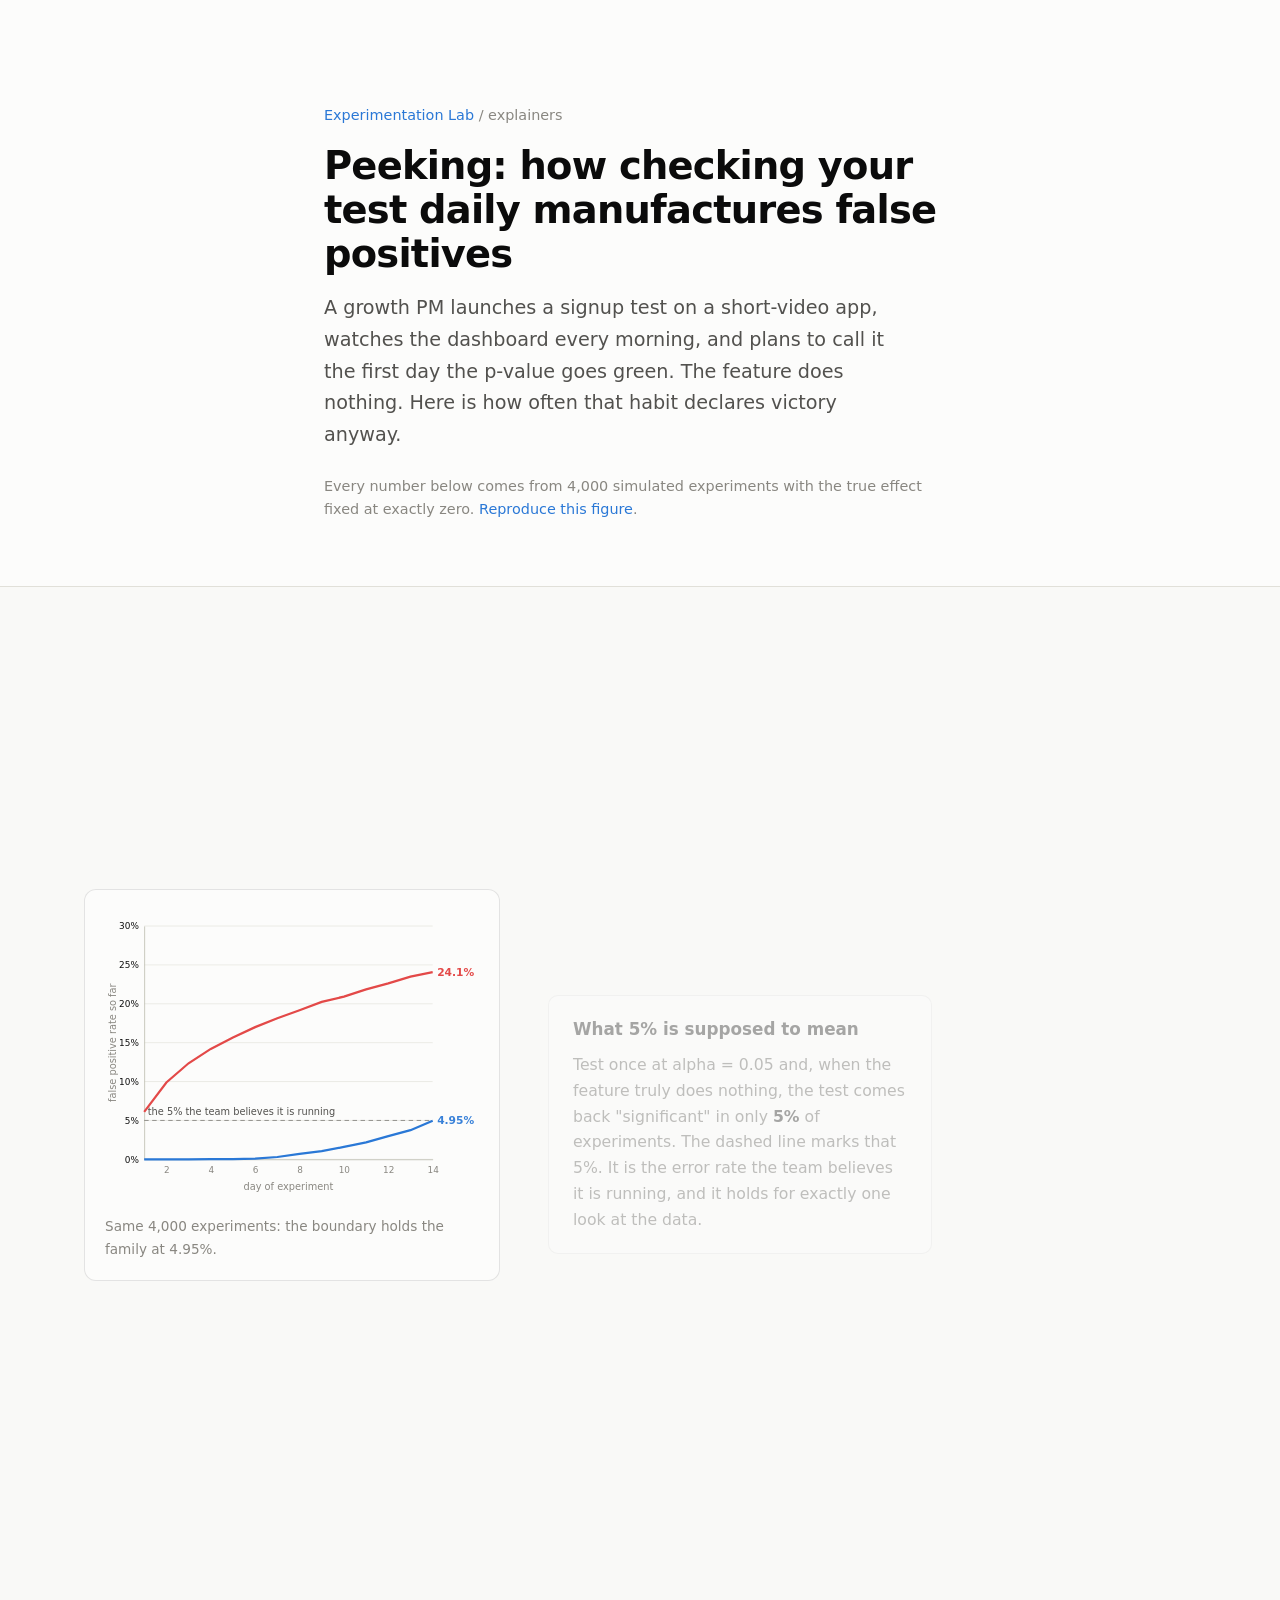
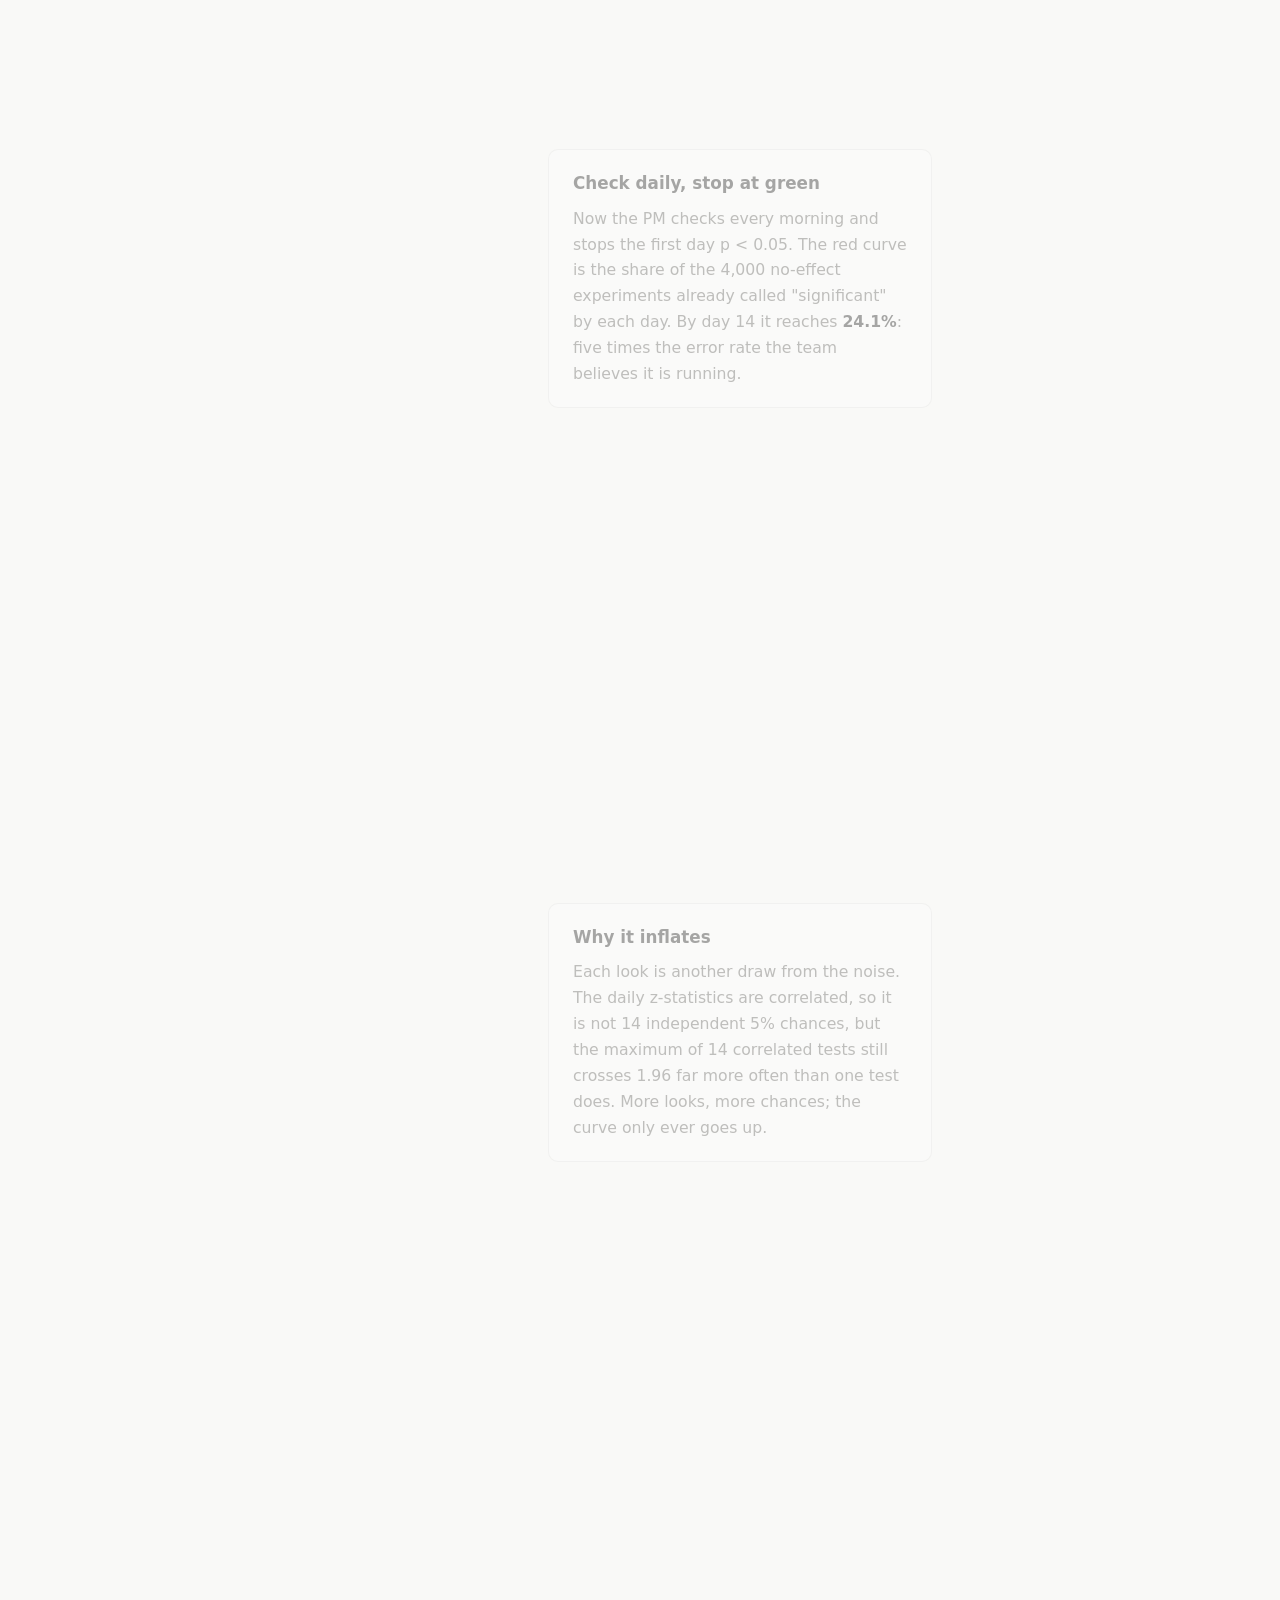
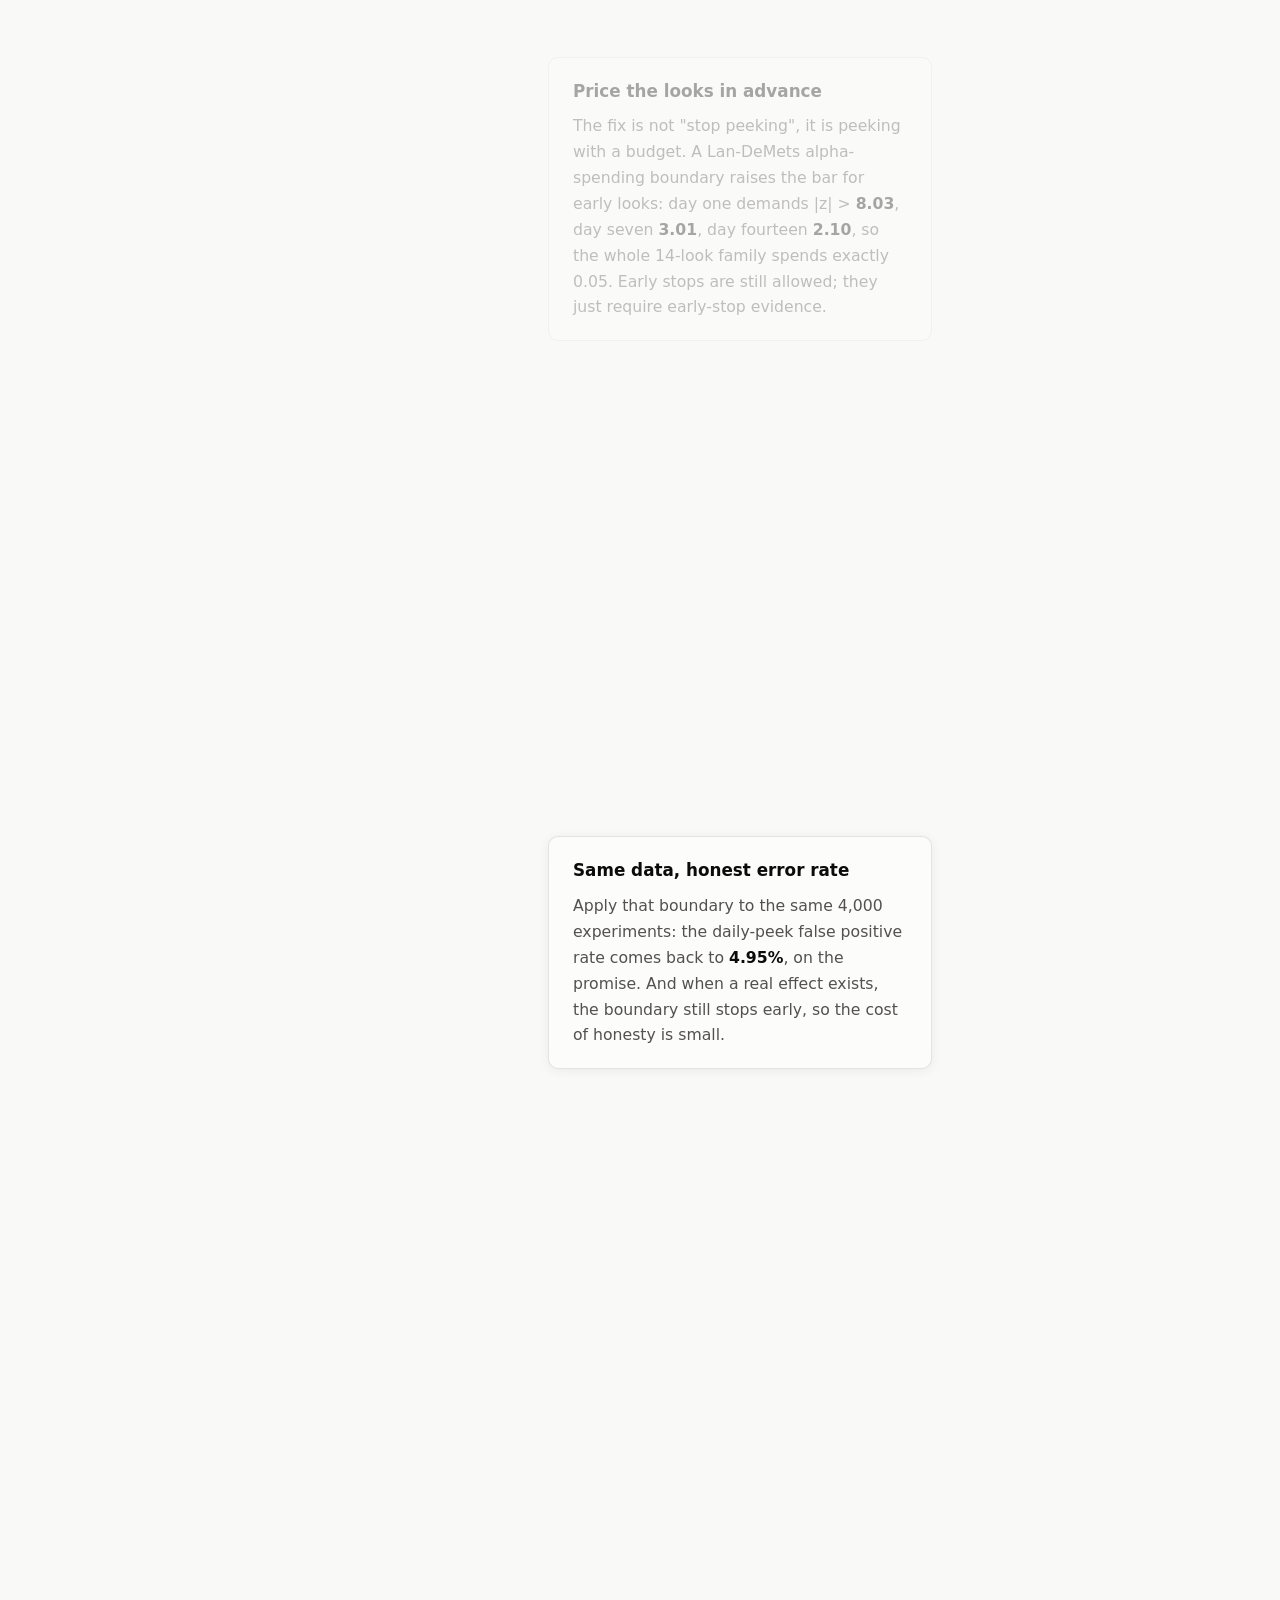
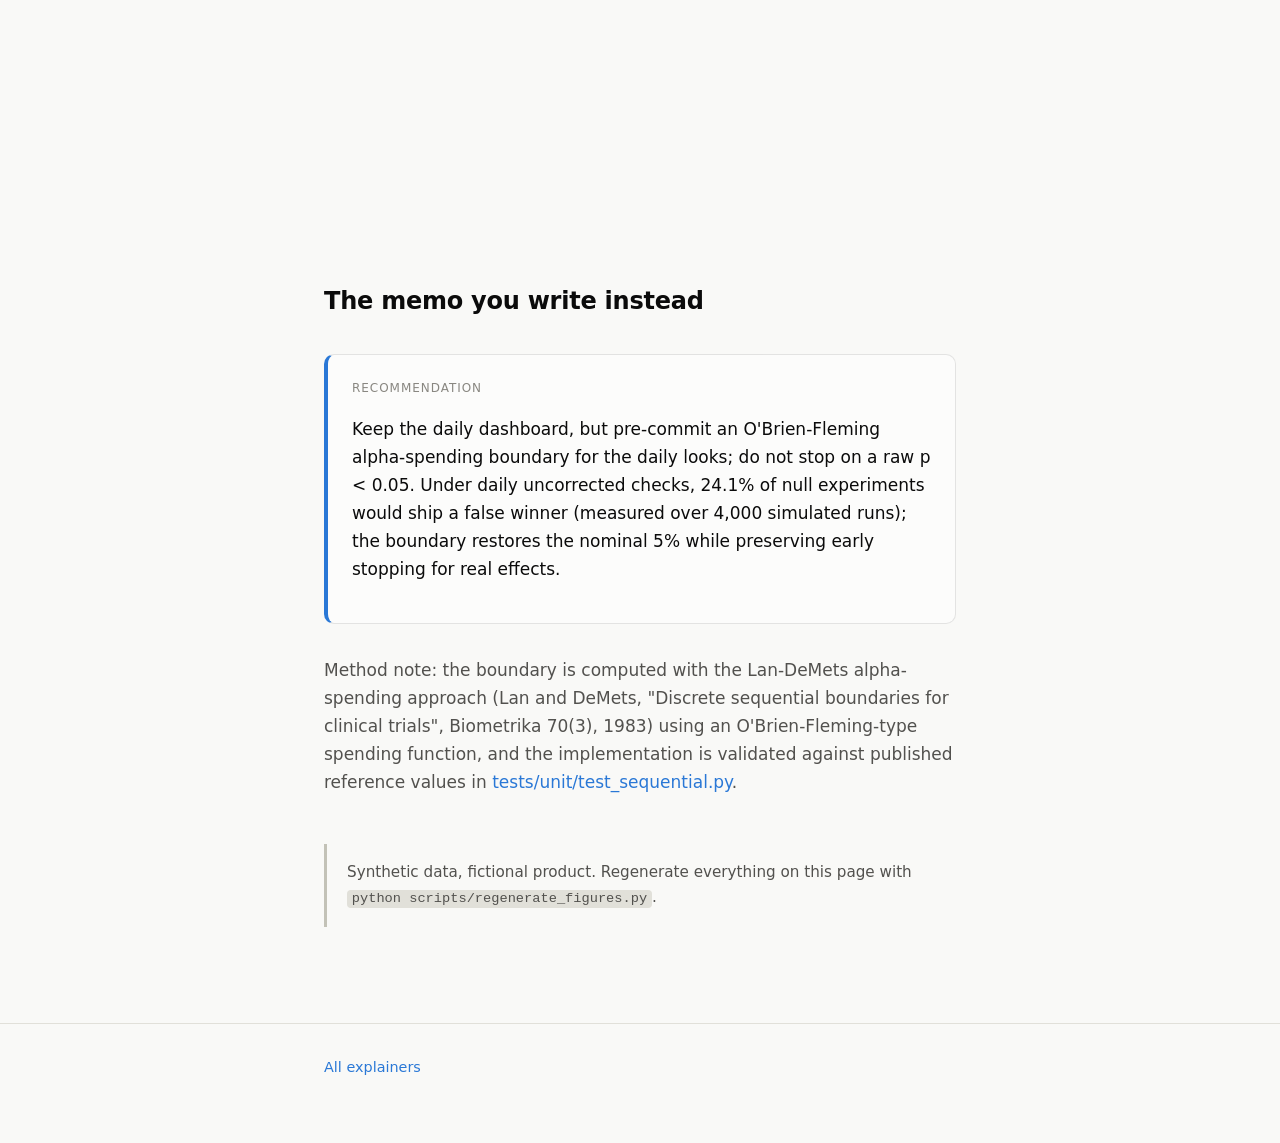
<file: docs/explainers/peeking.html>
<!doctype html>
<html lang="en">
<head>
<meta charset="utf-8">
<meta name="viewport" content="width=device-width, initial-scale=1">
<title>Peeking: how checking your test daily manufactures false positives</title>
<link rel="stylesheet" href="../assets/site.css">
</head>
<body>

<header class="hero">
  <div class="column">
    <p class="meta"><a href="../index.html">Experimentation Lab</a> / explainers</p>
    <h1>Peeking: how checking your test daily manufactures false positives</h1>
    <p class="deck">
      A growth PM launches a signup test on a short-video app, watches the
      dashboard every morning, and plans to call it the first day the p-value
      goes green. The feature does nothing. Here is how often that habit
      declares victory anyway.
    </p>
    <p class="meta">
      Every number below comes from 4,000 simulated experiments with the true
      effect fixed at exactly zero.
      <a href="https://github.com/bhushitn/experimentation-lab/blob/main/src/lab/pathologies/peeking.py">Reproduce this figure</a>.
    </p>
  </div>
</header>

<main>
  <section class="scrolly">
    <div class="graphic">
      <figure>
        <svg id="chart" viewBox="0 0 420 320" role="img"
             aria-label="Cumulative false positive rate by day of experiment"></svg>
        <figcaption id="caption">
          4,000 simulated 14-day experiments, no true effect, one look per day.
        </figcaption>
        <noscript>
          <img src="../assets/figures/peeking.svg" alt="Static figure:
          cumulative false positive rate under daily peeking versus a
          sequential boundary" style="max-width:100%">
        </noscript>
      </figure>
    </div>

    <div class="steps" id="steps">
      <div class="step" data-step="0">
        <h3>What 5% is supposed to mean</h3>
        <p>Test once at alpha = 0.05 and, when the feature truly does
        nothing, the test comes back "significant" in only
        <span class="number">5%</span> of experiments. The dashed line marks
        that 5%. It is the error rate the team believes it is running, and
        it holds for exactly one look at the data.</p>
      </div>
      <div class="step" data-step="1">
        <h3>Check daily, stop at green</h3>
        <p>Now the PM checks every morning and stops the first day
        p &lt; 0.05. The red curve is the share of the 4,000 no-effect
        experiments already called "significant" by each day. By day 14 it
        reaches <span class="number">24.1%</span>: five times the error rate
        the team believes it is running.</p>
      </div>
      <div class="step" data-step="2">
        <h3>Why it inflates</h3>
        <p>Each look is another draw from the noise. The daily z-statistics
        are correlated, so it is not 14 independent 5% chances, but the
        maximum of 14 correlated tests still crosses 1.96 far more often
        than one test does. More looks, more chances; the curve only ever
        goes up.</p>
      </div>
      <div class="step" data-step="3">
        <h3>Price the looks in advance</h3>
        <p>The fix is not "stop peeking", it is peeking with a budget.
        A Lan-DeMets alpha-spending boundary raises the bar for early looks:
        day one demands |z| &gt; <span class="number">8.03</span>, day seven
        <span class="number">3.01</span>, day fourteen
        <span class="number">2.10</span>, so the whole 14-look family spends
        exactly 0.05. Early stops are still allowed; they just require
        early-stop evidence.</p>
      </div>
      <div class="step" data-step="4">
        <h3>Same data, honest error rate</h3>
        <p>Apply that boundary to the same 4,000 experiments: the daily-peek
        false positive rate comes back to
        <span class="number">4.95%</span>, on the promise. And when a real
        effect exists, the boundary still stops early, so the cost of
        honesty is small.</p>
      </div>
    </div>
  </section>

  <div class="column">
    <h2>The memo you write instead</h2>
    <div class="memo">
      <div class="label">Recommendation</div>
      <p>Keep the daily dashboard, but pre-commit an O'Brien-Fleming
      alpha-spending boundary for the daily looks; do not stop on a raw
      p &lt; 0.05. Under daily uncorrected checks, 24.1% of null experiments
      would ship a false winner (measured over 4,000 simulated runs); the
      boundary restores the nominal 5% while preserving early stopping for
      real effects.</p>
    </div>
    <p class="secondary">
      Method note: the boundary is computed with the Lan-DeMets alpha-spending
      approach (Lan and DeMets, "Discrete sequential boundaries for clinical
      trials", Biometrika 70(3), 1983) using an O'Brien-Fleming-type spending
      function, and the implementation is validated against published
      reference values in
      <a href="https://github.com/bhushitn/experimentation-lab/blob/main/tests/unit/test_sequential.py">tests/unit/test_sequential.py</a>.
    </p>
    <div class="disclosure">
      Synthetic data, fictional product. Regenerate everything on this page
      with <code>python scripts/regenerate_figures.py</code>.
    </div>
  </div>
</main>

<footer>
  <div class="column">
    <a href="../index.html">All explainers</a>
  </div>
</footer>

<script src="../assets/vendor/d3.v7.min.js"></script>
<script src="../assets/data/peeking.js"></script>
<script>
(function () {
  const data = window.LAB_DATA["peeking"];
  const days = data.days;
  const naive = data.naive_cumulative_fpr;
  const seq = data.sequential_cumulative_fpr;

  const css = getComputedStyle(document.documentElement);
  const C = {
    naive: css.getPropertyValue("--naive").trim(),
    corrected: css.getPropertyValue("--corrected").trim(),
    muted: css.getPropertyValue("--ink-muted").trim(),
    grid: css.getPropertyValue("--grid").trim(),
    ink: css.getPropertyValue("--ink-secondary").trim(),
    baseline: css.getPropertyValue("--baseline").trim(),
  };

  const W = 420, H = 320, M = { top: 18, right: 52, bottom: 40, left: 44 };
  const svg = d3.select("#chart");
  const x = d3.scaleLinear().domain([1, 14]).range([M.left, W - M.right]);
  const yRate = d3.scaleLinear().domain([0, 0.3]).range([H - M.bottom, M.top]);
  const yZ = d3.scaleLinear().domain([0, 9]).range([H - M.bottom, M.top]);

  // Axes and grid.
  const gx = svg.append("g").attr("transform", `translate(0,${H - M.bottom})`);
  gx.call(d3.axisBottom(x).ticks(7).tickSize(0).tickPadding(8));
  const gy = svg.append("g").attr("transform", `translate(${M.left},0)`);
  const gGrid = svg.append("g");

  svg.append("text").attr("x", (M.left + W - M.right) / 2).attr("y", H - 6)
    .attr("text-anchor", "middle").attr("font-size", 11).attr("fill", C.muted)
    .text("day of experiment");
  const yLabel = svg.append("text")
    .attr("transform", `translate(12,${(M.top + H - M.bottom) / 2}) rotate(-90)`)
    .attr("text-anchor", "middle").attr("font-size", 11).attr("fill", C.muted);

  function drawYAxis(scale, fmt) {
    gy.call(d3.axisLeft(scale).ticks(6).tickFormat(fmt).tickSize(0).tickPadding(6));
    gy.selectAll(".domain").attr("stroke", C.baseline);
    gGrid.selectAll("line").data(scale.ticks(6)).join("line")
      .attr("x1", M.left).attr("x2", W - M.right)
      .attr("y1", d => scale(d)).attr("y2", d => scale(d))
      .attr("stroke", C.grid).attr("stroke-width", 0.7);
    gGrid.lower();
  }
  gx.selectAll(".domain").attr("stroke", C.baseline);
  gx.selectAll("text").attr("fill", C.muted);

  const line = (scale, series) => d3.line()
    .x((d, i) => x(days[i])).y(d => scale(d))(series);

  const layerRate = svg.append("g");
  const layerZ = svg.append("g").attr("opacity", 0);

  // Rate view elements.
  const alphaLine = layerRate.append("line")
    .attr("x1", M.left).attr("x2", W - M.right)
    .attr("y1", yRate(0.05)).attr("y2", yRate(0.05))
    .attr("stroke", C.muted).attr("stroke-dasharray", "5 4");
  layerRate.append("text").attr("x", M.left + 4).attr("y", yRate(0.05) - 6)
    .attr("font-size", 11).attr("fill", C.ink).text("the 5% the team believes it is running");

  const naivePath = layerRate.append("path")
    .attr("fill", "none").attr("stroke", C.naive).attr("stroke-width", 2.5)
    .attr("d", line(yRate, naive));
  const naiveLen = naivePath.node().getTotalLength();
  naivePath.attr("stroke-dasharray", naiveLen).attr("stroke-dashoffset", naiveLen);

  const naiveEnd = layerRate.append("text")
    .attr("x", x(14) + 5).attr("y", yRate(naive[13]) + 4)
    .attr("font-size", 12).attr("font-weight", 600).attr("fill", C.naive)
    .attr("opacity", 0).text((naive[13] * 100).toFixed(1) + "%");

  const seqPath = layerRate.append("path")
    .attr("fill", "none").attr("stroke", C.corrected).attr("stroke-width", 2.5)
    .attr("d", line(yRate, seq)).attr("opacity", 0);
  const seqEnd = layerRate.append("text")
    .attr("x", x(14) + 5).attr("y", yRate(seq[13]) + 4)
    .attr("font-size", 12).attr("font-weight", 600).attr("fill", C.corrected)
    .attr("opacity", 0).text((seq[13] * 100).toFixed(2) + "%");

  // Boundary view elements.
  layerZ.append("path")
    .attr("fill", "none").attr("stroke", C.corrected).attr("stroke-width", 2.5)
    .attr("d", line(yZ, data.boundaries));
  layerZ.selectAll("circle").data(data.boundaries).join("circle")
    .attr("cx", (d, i) => x(days[i])).attr("cy", d => yZ(d)).attr("r", 3.5)
    .attr("fill", C.corrected);
  layerZ.append("line")
    .attr("x1", M.left).attr("x2", W - M.right)
    .attr("y1", yZ(data.z_crit)).attr("y2", yZ(data.z_crit))
    .attr("stroke", C.naive).attr("stroke-dasharray", "5 4");
  layerZ.append("text").attr("x", M.left + 4).attr("y", yZ(data.z_crit) - 6)
    .attr("font-size", 11).attr("fill", C.naive)
    .text("the bar the PM was using (1.96, every day)");
  layerZ.append("text").attr("x", x(3)).attr("y", yZ(data.boundaries[1]) - 10)
    .attr("font-size", 11).attr("fill", C.corrected)
    .text("what early stopping should cost");

  const caption = document.getElementById("caption");

  const states = [
    // 0: contract
    () => {
      showRate("false positive rate so far");
      naivePath.transition().duration(400).attr("stroke-dashoffset", naiveLen);
      naiveEnd.transition().duration(200).attr("opacity", 0);
      seqPath.transition().duration(200).attr("opacity", 0);
      seqEnd.transition().duration(200).attr("opacity", 0);
      caption.textContent = "4,000 simulated 14-day experiments, no true effect, one look per day.";
    },
    // 1: naive curve draws in
    () => {
      showRate("false positive rate so far");
      naivePath.transition().duration(1600).ease(d3.easeCubicOut)
        .attr("stroke-dashoffset", 0);
      naiveEnd.transition().delay(1400).duration(300).attr("opacity", 1);
      seqPath.transition().duration(200).attr("opacity", 0);
      seqEnd.transition().duration(200).attr("opacity", 0);
      caption.textContent = "Share of null experiments already called significant, stopping at the first p < 0.05.";
    },
    // 2: hold, emphasize gap
    () => {
      showRate("false positive rate so far");
      naivePath.attr("stroke-dashoffset", 0);
      naiveEnd.attr("opacity", 1);
      caption.textContent = "The gap between the red curve and the dashed line is manufactured significance.";
    },
    // 3: boundary view
    () => {
      layerRate.transition().duration(400).attr("opacity", 0);
      layerZ.transition().duration(400).attr("opacity", 1);
      drawYAxis(yZ, d3.format(".0f"));
      yLabel.text("|z| needed to stop");
      caption.textContent = "Lan-DeMets O'Brien-Fleming boundary: the evidence bar per day for the same overall 5%.";
    },
    // 4: back to rate view with sequential curve
    () => {
      showRate("false positive rate so far");
      naivePath.attr("stroke-dashoffset", 0);
      naiveEnd.attr("opacity", 1);
      seqPath.transition().duration(700).attr("opacity", 1);
      seqEnd.transition().delay(500).duration(300).attr("opacity", 1);
      caption.textContent = "Same 4,000 experiments: the boundary holds the family at 4.95%.";
    },
  ];

  function showRate(label) {
    layerRate.transition().duration(400).attr("opacity", 1);
    layerZ.transition().duration(400).attr("opacity", 0);
    drawYAxis(yRate, d3.format(".0%"));
    yLabel.text(label);
  }

  states[0]();

  const steps = document.querySelectorAll(".step");
  const observer = new IntersectionObserver(
    entries => {
      for (const entry of entries) {
        if (entry.isIntersecting) {
          steps.forEach(s => s.classList.remove("active"));
          entry.target.classList.add("active");
          states[+entry.target.dataset.step]();
        }
      }
    },
    { rootMargin: "-45% 0px -45% 0px" }
  );
  steps.forEach(s => observer.observe(s));
})();
</script>

</body>
</html>
</file>
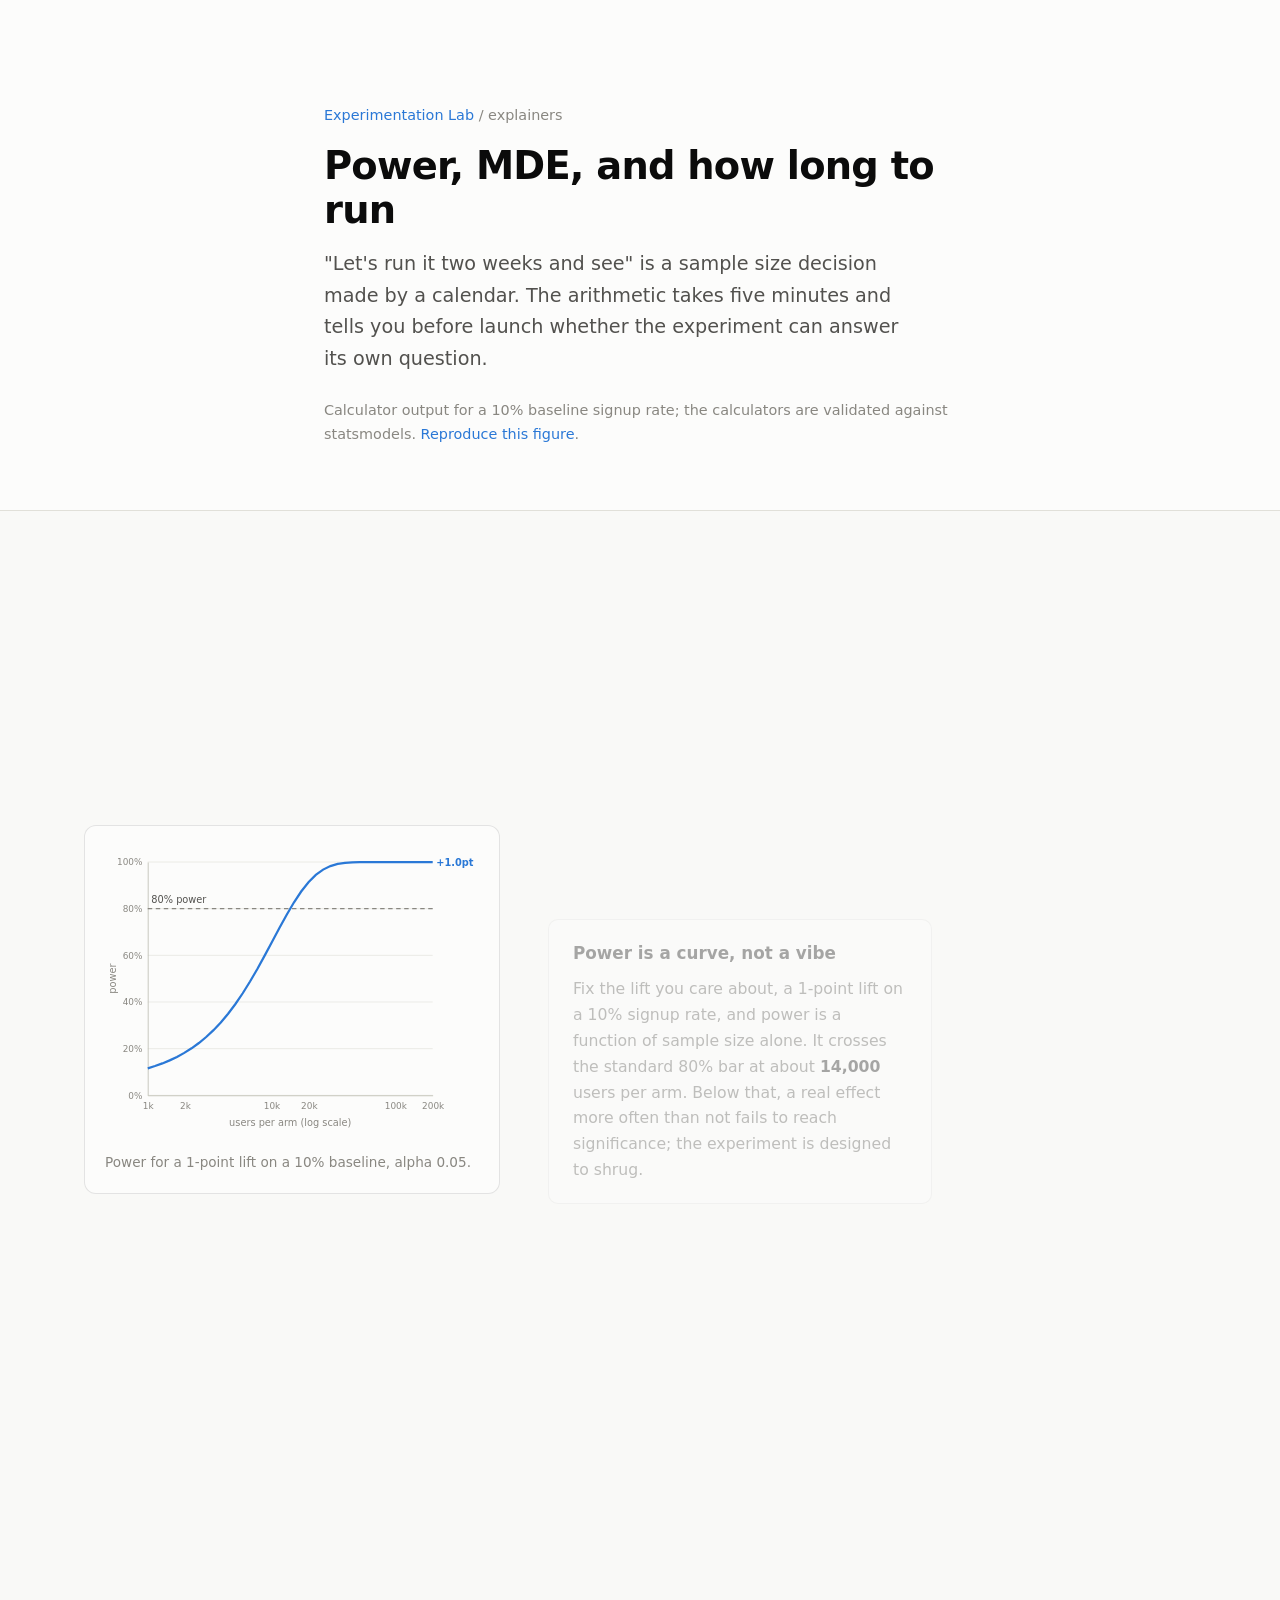
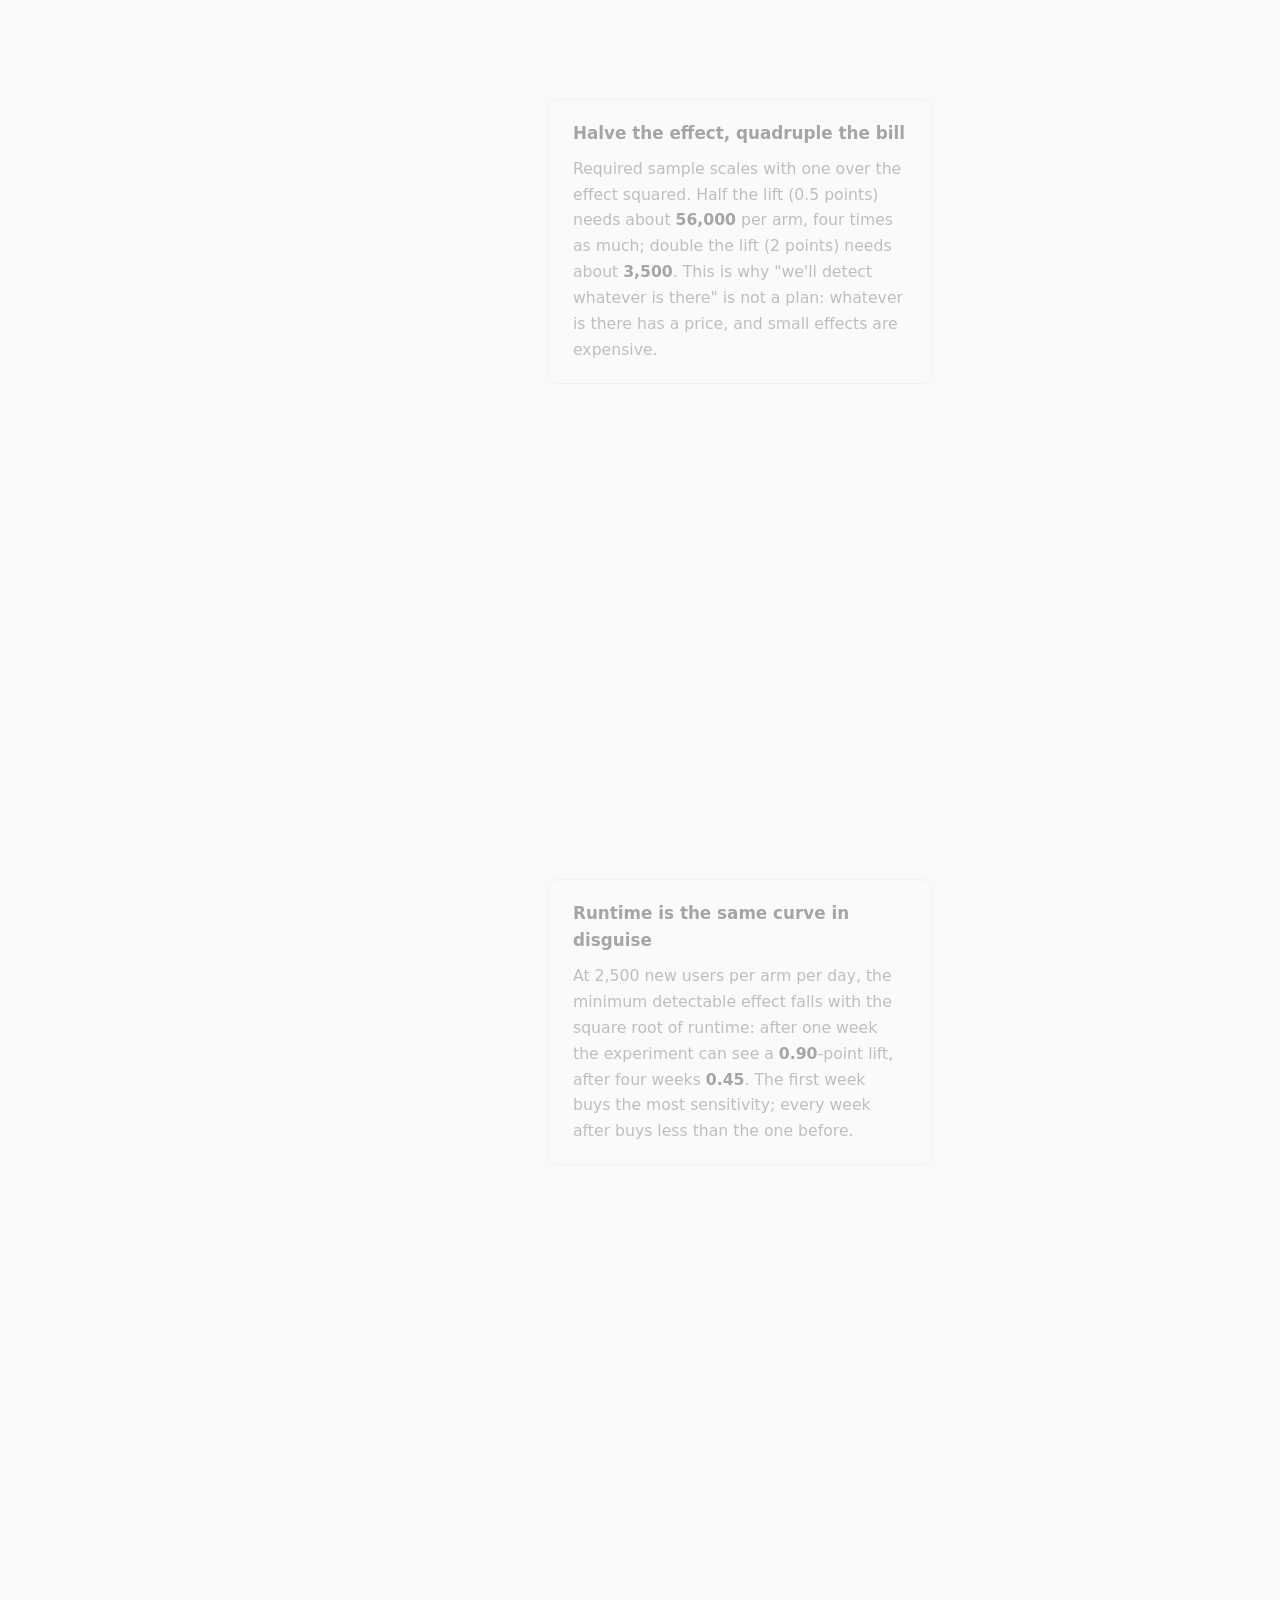
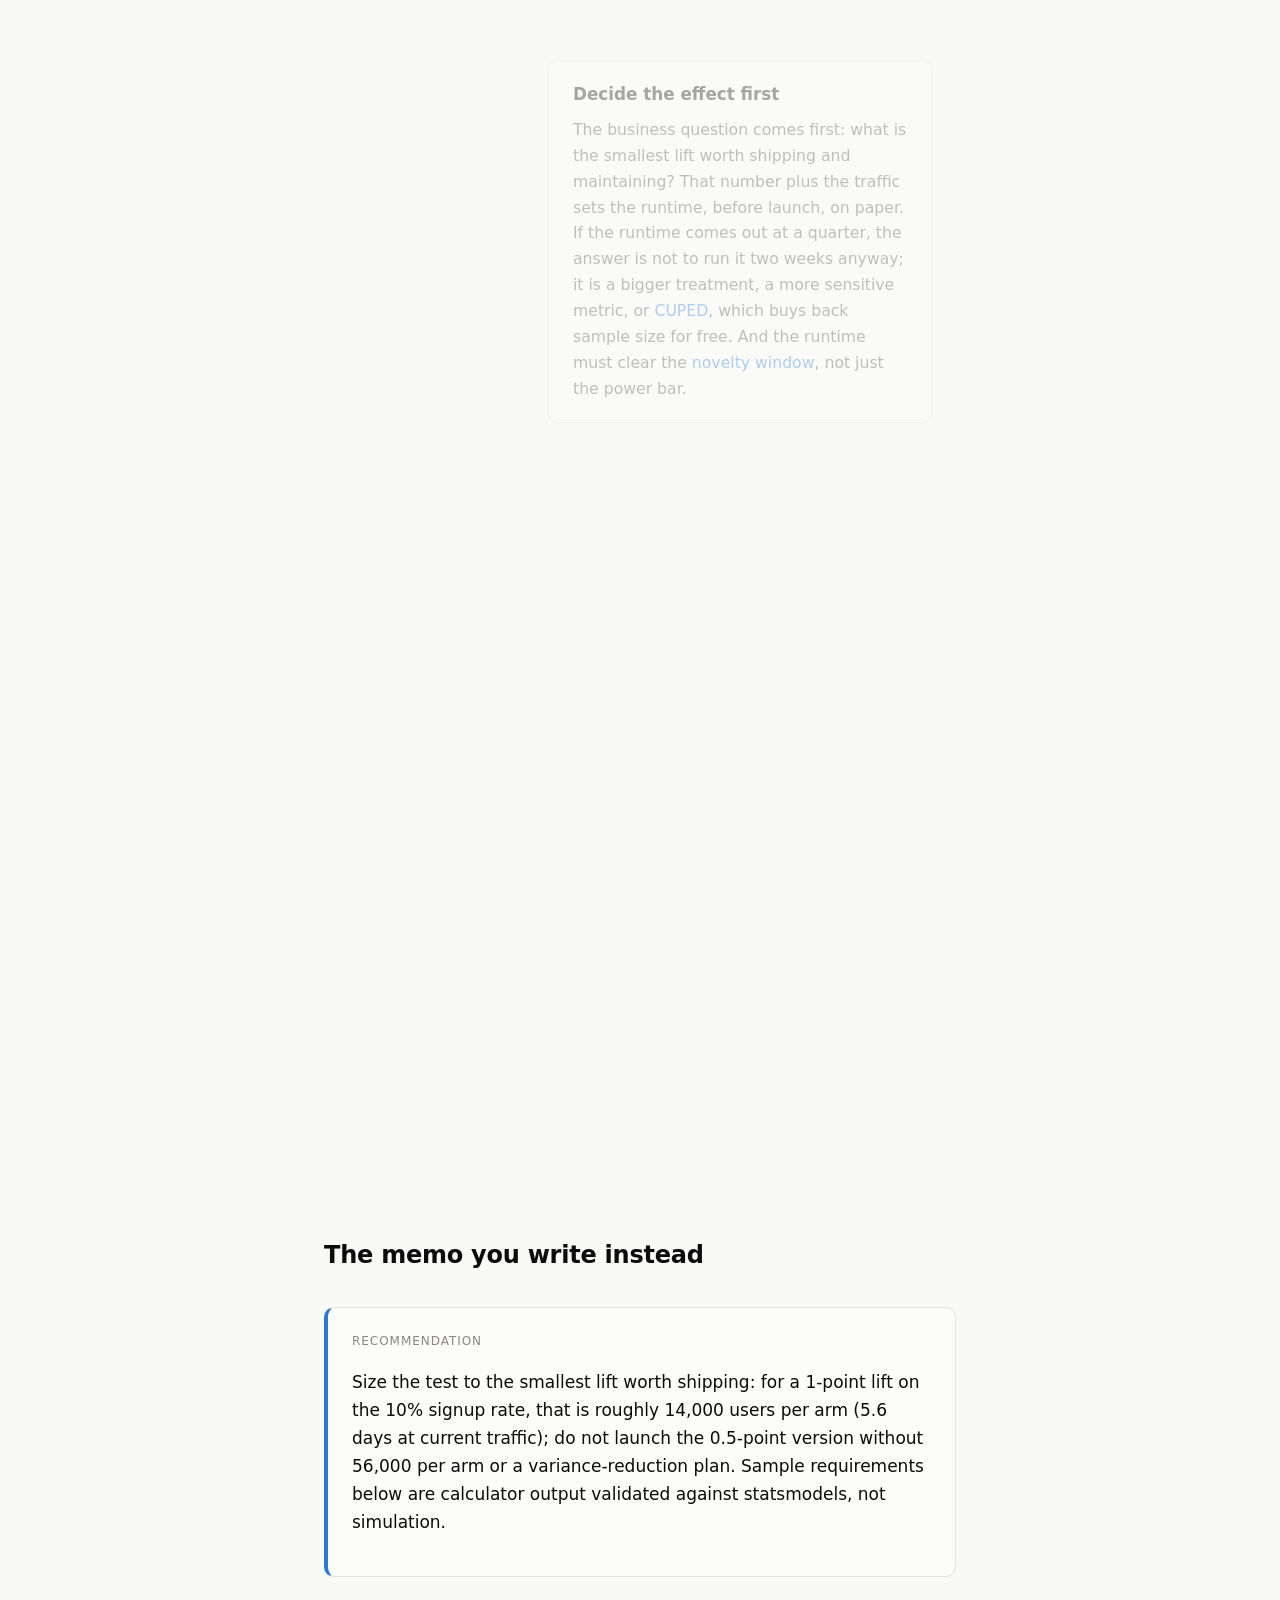
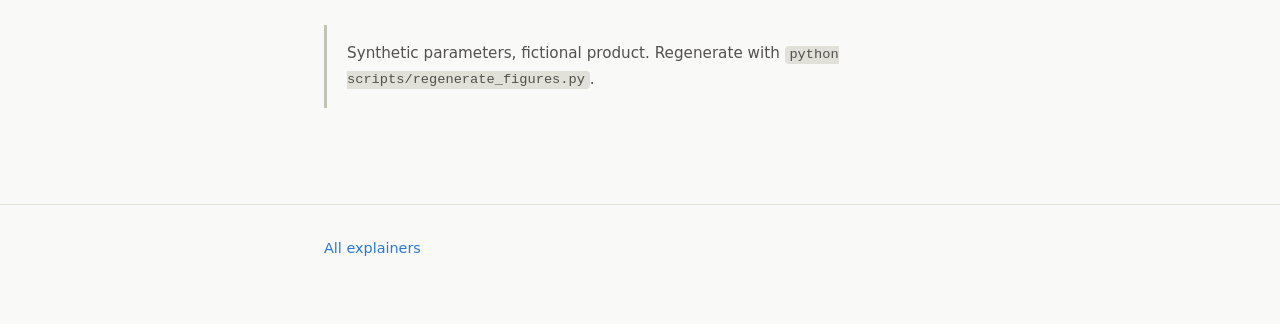
<file: docs/explainers/power.html>
<!doctype html>
<html lang="en">
<head>
<meta charset="utf-8">
<meta name="viewport" content="width=device-width, initial-scale=1">
<title>Power, MDE, and how long to run</title>
<link rel="stylesheet" href="../assets/site.css">
</head>
<body>

<header class="hero">
  <div class="column">
    <p class="meta"><a href="../index.html">Experimentation Lab</a> / explainers</p>
    <h1>Power, MDE, and how long to run</h1>
    <p class="deck">
      "Let's run it two weeks and see" is a sample size decision made by a
      calendar. The arithmetic takes five minutes and tells you before launch
      whether the experiment can answer its own question.
    </p>
    <p class="meta">
      Calculator output for a 10% baseline signup rate; the calculators are
      validated against statsmodels.
      <a href="https://github.com/bhushitn/experimentation-lab/blob/main/src/lab/stats/power.py">Reproduce this figure</a>.
    </p>
  </div>
</header>

<main>
  <section class="scrolly">
    <div class="graphic">
      <figure>
        <svg id="chart" viewBox="0 0 420 320" role="img"
             aria-label="Power against sample size, and minimum detectable effect against runtime"></svg>
        <figcaption id="caption">Power to detect a lift on a 10% baseline signup rate.</figcaption>
        <noscript><img src="../assets/figures/power.svg" alt="Static figure:
          power curves against sample size for three lift sizes" style="max-width:100%"></noscript>
      </figure>
    </div>
    <div class="steps">
      <div class="step" data-step="0">
        <h3>Power is a curve, not a vibe</h3>
        <p>Fix the lift you care about, a 1-point lift on a 10% signup rate,
        and power is a function of sample size alone. It crosses the standard
        80% bar at about <span class="number">14,000</span> users per arm.
        Below that, a real effect more often than not fails to reach
        significance; the experiment is designed to shrug.</p>
      </div>
      <div class="step" data-step="1">
        <h3>Halve the effect, quadruple the bill</h3>
        <p>Required sample scales with one over the effect squared. Half the
        lift (0.5 points) needs about <span class="number">56,000</span> per
        arm, four times as much; double the lift (2 points) needs about
        <span class="number">3,500</span>. This is why "we'll detect whatever
        is there" is not a plan: whatever is there has a price, and small
        effects are expensive.</p>
      </div>
      <div class="step" data-step="2">
        <h3>Runtime is the same curve in disguise</h3>
        <p>At 2,500 new users per arm per day, the minimum detectable effect
        falls with the square root of runtime: after one week the experiment
        can see a <span class="number">0.90</span>-point lift, after four
        weeks <span class="number">0.45</span>. The first week buys the most
        sensitivity; every week after buys less than the one before.</p>
      </div>
      <div class="step" data-step="3">
        <h3>Decide the effect first</h3>
        <p>The business question comes first: what is the smallest lift worth
        shipping and maintaining? That number plus the traffic sets the
        runtime, before launch, on paper. If the runtime comes out at a
        quarter, the answer is not to run it two weeks anyway; it is a bigger
        treatment, a more sensitive metric, or
        <a href="cuped.html">CUPED</a>, which buys back sample size for
        free. And the runtime must clear the
        <a href="decision.html">novelty window</a>, not just the power bar.</p>
      </div>
    </div>
  </section>

  <div class="column">
    <h2>The memo you write instead</h2>
    <div class="memo">
      <div class="label">Recommendation</div>
      <p>Size the test to the smallest lift worth shipping: for a 1-point
      lift on the 10% signup rate, that is roughly 14,000 users per arm
      (5.6 days at current traffic); do not launch the 0.5-point version
      without 56,000 per arm or a variance-reduction plan. Sample
      requirements below are calculator output validated against
      statsmodels, not simulation.</p>
    </div>
    <div class="disclosure">
      Synthetic parameters, fictional product. Regenerate with
      <code>python scripts/regenerate_figures.py</code>.
    </div>
  </div>
</main>

<footer><div class="column"><a href="../index.html">All explainers</a></div></footer>

<script src="../assets/vendor/d3.v7.min.js"></script>
<script src="../assets/data/power.js"></script>
<script src="../assets/explainer.js"></script>
<script>
(function () {
  const d = window.LAB_DATA["power"];
  const E = window.LabExplainer;
  const ch = E.chart("#chart", {});

  // Layer A: power vs n (log x), three curves.
  const layerA = ch.svg.append("g");
  const xA = ch.xLog([d.n_per_arm[0], d.n_per_arm[d.n_per_arm.length - 1]]);
  const yA = ch.y([0, 1.0]);
  const colors = { "0.005": E.C.naive, "0.010": E.C.corrected, "0.020": E.C.secondary };
  const lines = {};
  for (const [lift, curve] of Object.entries(d.curves)) {
    const path = layerA.append("path")
      .attr("fill", "none").attr("stroke", colors[lift]).attr("stroke-width", 2.5)
      .attr("d", d3.line().x((v, i) => xA(d.n_per_arm[i])).y(v => yA(v))(curve))
      .attr("opacity", 0);
    layerA.append("text")
      .attr("x", ch.W - ch.M.right + 4)
      .attr("y", yA(curve[curve.length - 1]) + 4)
      .attr("font-size", 11).attr("font-weight", 600).attr("fill", colors[lift])
      .attr("opacity", 0).attr("class", "lift-label")
      .attr("data-lift", lift)
      .text("+" + (parseFloat(lift) * 100).toFixed(1) + "pt");
    lines[lift] = path;
  }

  // Layer B: MDE vs days.
  const layerB = ch.svg.append("g").attr("opacity", 0);
  const xB = ch.xLinear([1, d.days[d.days.length - 1]]);
  const yB = ch.y([0, Math.max(...d.mde_by_day) * 105]);
  layerB.append("path")
    .attr("fill", "none").attr("stroke", E.C.corrected).attr("stroke-width", 2.5)
    .attr("d", d3.line().x((v, i) => xB(d.days[i])).y(v => yB(v * 100))(d.mde_by_day));
  [[7, "1 week"], [28, "4 weeks"]].forEach(([day, label]) => {
    const v = d.mde_by_day[day - 1] * 100;
    layerB.append("circle").attr("cx", xB(day)).attr("cy", yB(v)).attr("r", 4)
      .attr("fill", E.C.corrected);
    layerB.append("text").attr("x", xB(day) + 6).attr("y", yB(v) - 8)
      .attr("font-size", 11).attr("font-weight", 600).attr("fill", E.C.ink)
      .text(`${label}: ${v.toFixed(2)}pt`);
  });

  function viewA(liftsVisible) {
    layerB.transition().duration(400).attr("opacity", 0);
    layerA.transition().duration(400).attr("opacity", 1);
    ch.axes(xA, yA, { xLabel: "users per arm (log scale)", yLabel: "power",
                      yFmt: d3.format(".0%"), xTicks: 5, xFmt: "~s" });
    for (const [lift, path] of Object.entries(lines)) {
      path.transition().duration(500)
        .attr("opacity", liftsVisible.includes(lift) ? 1 : 0);
    }
    layerA.selectAll(".lift-label").transition().duration(500)
      .attr("opacity", function () {
        return liftsVisible.includes(this.dataset.lift) ? 1 : 0;
      });
  }

  const eightyLine = ch.truthLine(yA, 0.8, "80% power");

  E.scroller([
    { enter: () => { eightyLine.attr("opacity", 1); viewA(["0.010"]); },
      caption: "Power for a 1-point lift on a 10% baseline, alpha 0.05." },
    { enter: () => { eightyLine.attr("opacity", 1); viewA(["0.005", "0.010", "0.020"]); },
      caption: "Half the effect needs four times the sample." },
    { enter: () => {
        layerA.transition().duration(400).attr("opacity", 0);
        eightyLine.transition().duration(300).attr("opacity", 0);
        layerB.transition().duration(400).attr("opacity", 1);
        ch.axes(xB, yB, { xLabel: "days of runtime at 2,500 users per arm per day",
                          yLabel: "minimum detectable lift (points)" });
      },
      caption: "The same arithmetic as runtime: sensitivity grows with the square root of days." },
    { enter: () => {},
      caption: "Pick the smallest lift worth shipping; the calendar follows." },
  ], { caption: "caption" });
})();
</script>

</body>
</html>
</file>
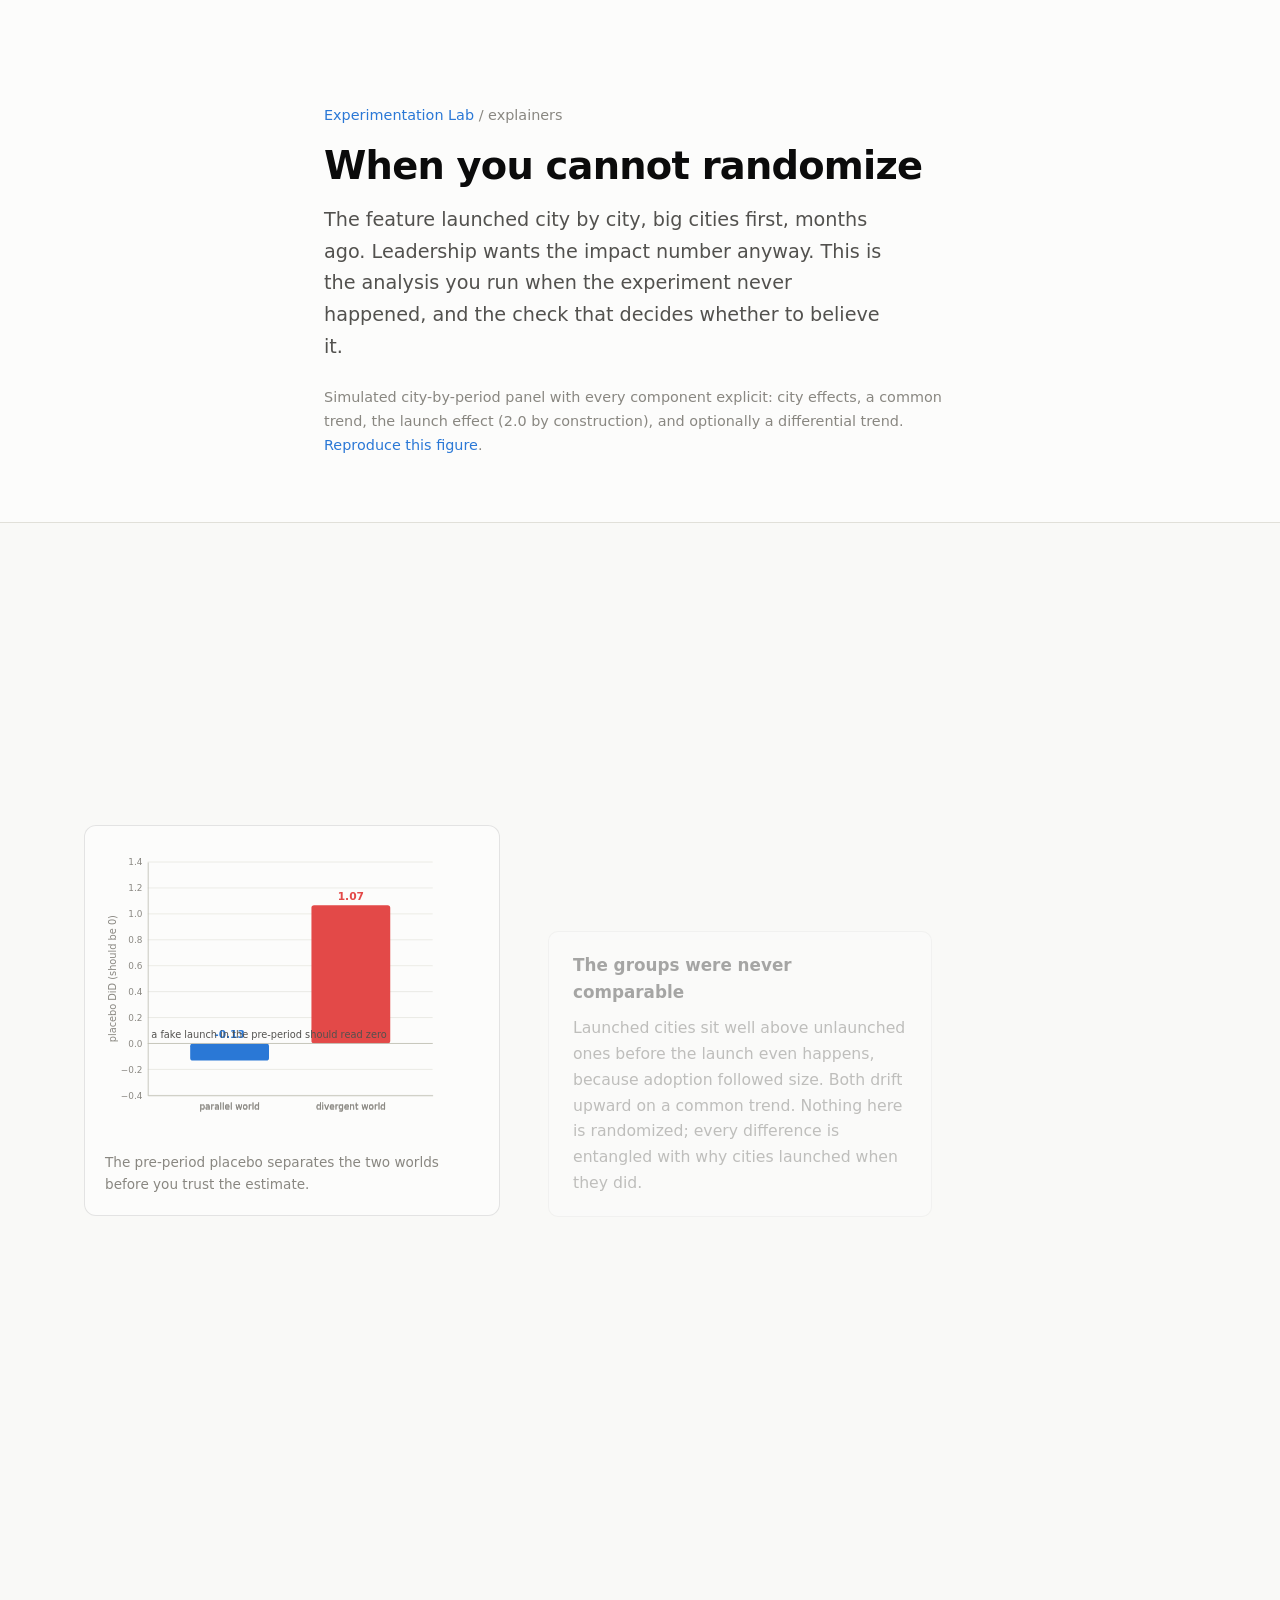
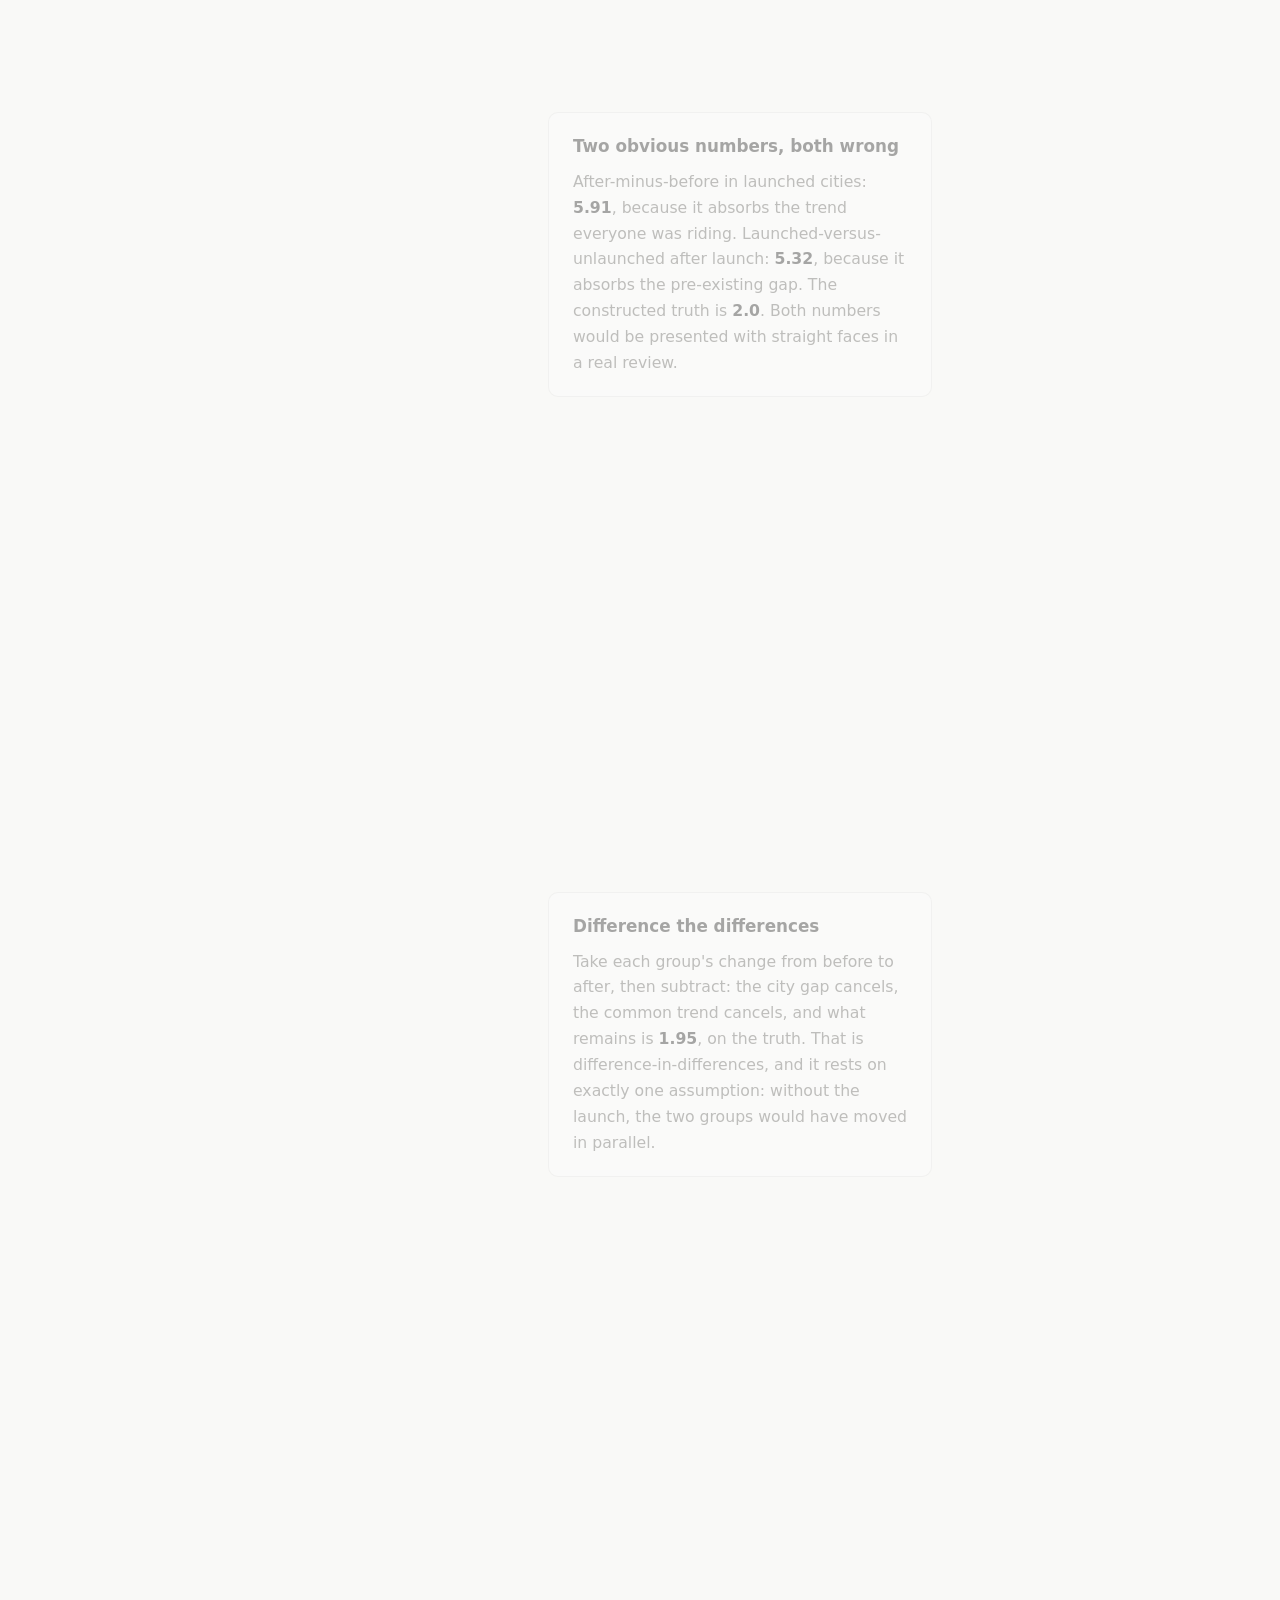
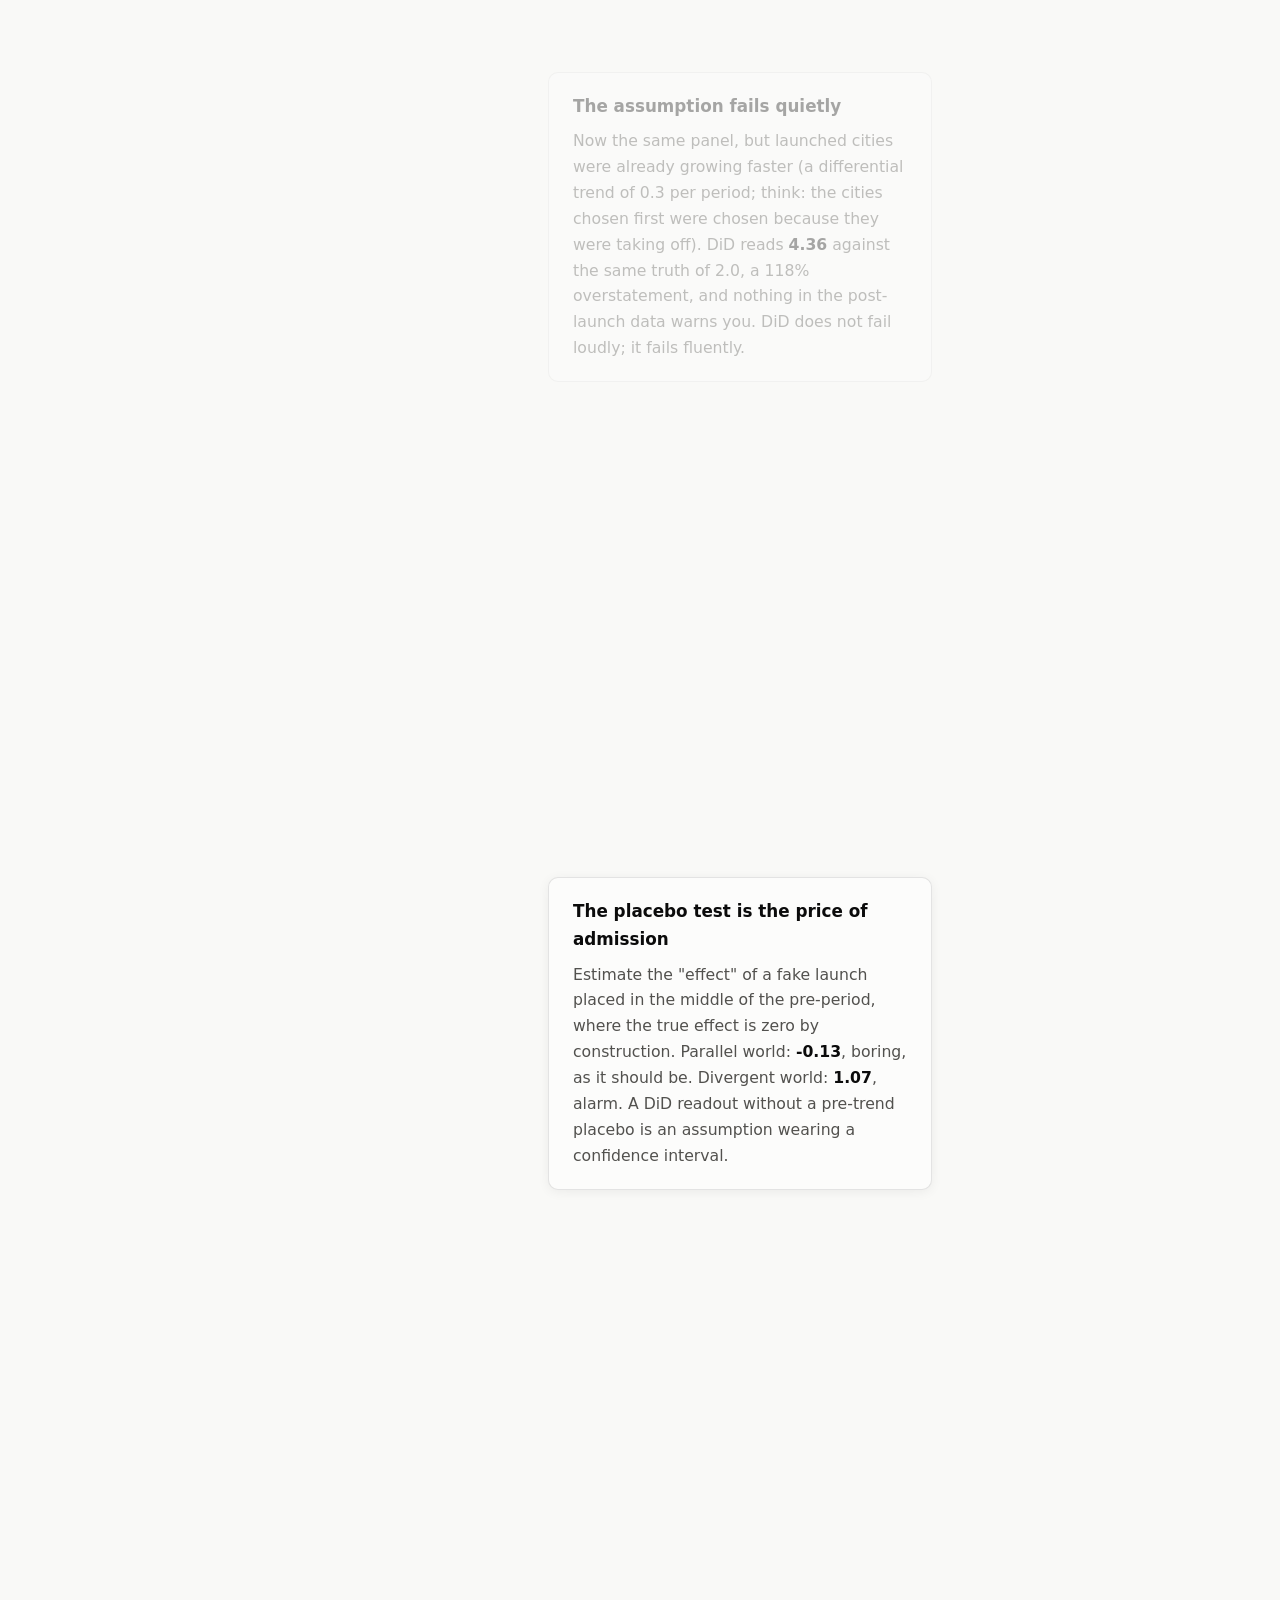
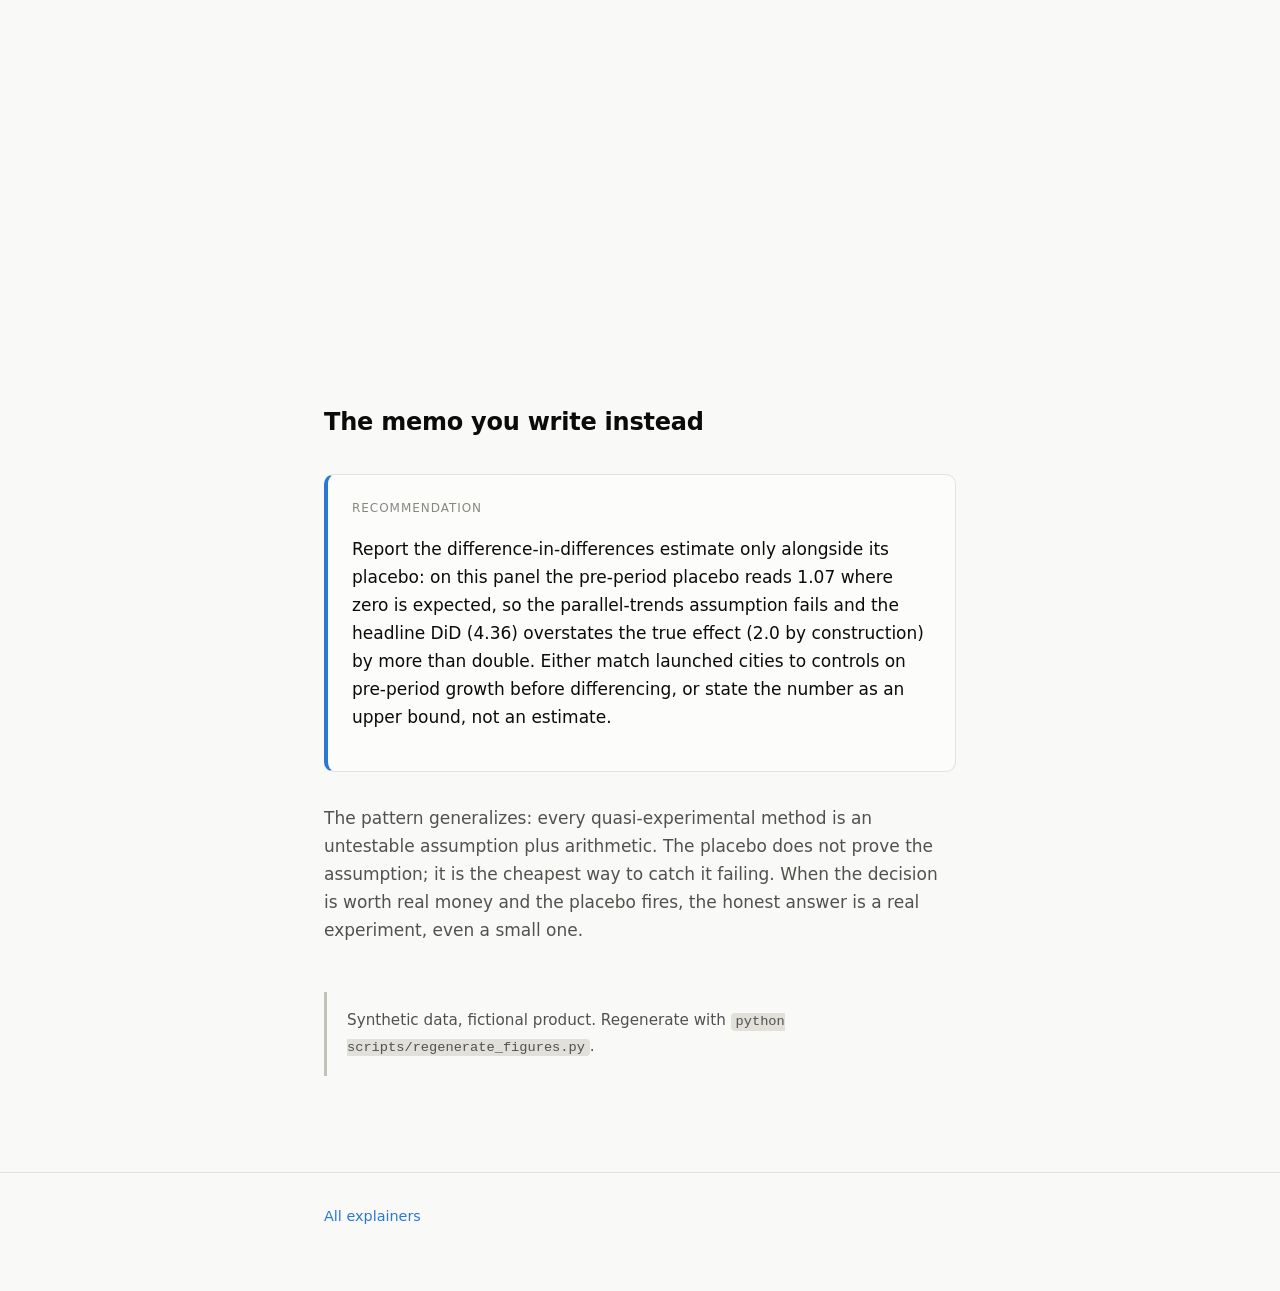
<file: docs/explainers/quasi.html>
<!doctype html>
<html lang="en">
<head>
<meta charset="utf-8">
<meta name="viewport" content="width=device-width, initial-scale=1">
<title>When you cannot randomize: difference-in-differences and its blind spot</title>
<link rel="stylesheet" href="../assets/site.css">
</head>
<body>

<header class="hero">
  <div class="column">
    <p class="meta"><a href="../index.html">Experimentation Lab</a> / explainers</p>
    <h1>When you cannot randomize</h1>
    <p class="deck">
      The feature launched city by city, big cities first, months ago.
      Leadership wants the impact number anyway. This is the analysis you
      run when the experiment never happened, and the check that decides
      whether to believe it.
    </p>
    <p class="meta">
      Simulated city-by-period panel with every component explicit: city
      effects, a common trend, the launch effect (2.0 by construction), and
      optionally a differential trend.
      <a href="https://github.com/bhushitn/experimentation-lab/blob/main/src/lab/pathologies/quasi.py">Reproduce this figure</a>.
    </p>
  </div>
</header>

<main>
  <section class="scrolly">
    <div class="graphic">
      <figure>
        <svg id="chart" viewBox="0 0 420 320" role="img"
             aria-label="City group trajectories and quasi-experimental estimates"></svg>
        <figcaption id="caption">Metric by period for launched and unlaunched cities.</figcaption>
        <noscript><img src="../assets/figures/quasi.svg" alt="Static figure:
          launched and unlaunched city trajectories around the launch" style="max-width:100%"></noscript>
      </figure>
    </div>
    <div class="steps">
      <div class="step" data-step="0">
        <h3>The groups were never comparable</h3>
        <p>Launched cities sit well above unlaunched ones before the launch
        even happens, because adoption followed size. Both drift upward on a
        common trend. Nothing here is randomized; every difference is
        entangled with why cities launched when they did.</p>
      </div>
      <div class="step" data-step="1">
        <h3>Two obvious numbers, both wrong</h3>
        <p>After-minus-before in launched cities:
        <span class="number">5.91</span>, because it absorbs the trend
        everyone was riding. Launched-versus-unlaunched after launch:
        <span class="number">5.32</span>, because it absorbs the
        pre-existing gap. The constructed truth is
        <span class="number">2.0</span>. Both numbers would be presented
        with straight faces in a real review.</p>
      </div>
      <div class="step" data-step="2">
        <h3>Difference the differences</h3>
        <p>Take each group's change from before to after, then subtract:
        the city gap cancels, the common trend cancels, and what remains is
        <span class="number">1.95</span>, on the truth. That is
        difference-in-differences, and it rests on exactly one assumption:
        without the launch, the two groups would have moved in parallel.</p>
      </div>
      <div class="step" data-step="3">
        <h3>The assumption fails quietly</h3>
        <p>Now the same panel, but launched cities were already growing
        faster (a differential trend of 0.3 per period; think: the cities
        chosen first were chosen because they were taking off). DiD reads
        <span class="number">4.36</span> against the same truth of 2.0, a
        118% overstatement, and nothing in the post-launch data warns you.
        DiD does not fail loudly; it fails fluently.</p>
      </div>
      <div class="step" data-step="4">
        <h3>The placebo test is the price of admission</h3>
        <p>Estimate the "effect" of a fake launch placed in the middle of
        the pre-period, where the true effect is zero by construction.
        Parallel world: <span class="number">-0.13</span>, boring, as it
        should be. Divergent world: <span class="number">1.07</span>, alarm.
        A DiD readout without a pre-trend placebo is an assumption wearing
        a confidence interval.</p>
      </div>
    </div>
  </section>

  <div class="column">
    <h2>The memo you write instead</h2>
    <div class="memo">
      <div class="label">Recommendation</div>
      <p>Report the difference-in-differences estimate only alongside its
      placebo: on this panel the pre-period placebo reads 1.07 where zero is
      expected, so the parallel-trends assumption fails and the headline DiD
      (4.36) overstates the true effect (2.0 by construction) by more than
      double. Either match launched cities to controls on pre-period growth
      before differencing, or state the number as an upper bound, not an
      estimate.</p>
    </div>
    <p class="secondary">
      The pattern generalizes: every quasi-experimental method is an
      untestable assumption plus arithmetic. The placebo does not prove the
      assumption; it is the cheapest way to catch it failing. When the
      decision is worth real money and the placebo fires, the honest answer
      is a real experiment, even a small one.
    </p>
    <div class="disclosure">
      Synthetic data, fictional product. Regenerate with
      <code>python scripts/regenerate_figures.py</code>.
    </div>
  </div>
</main>

<footer><div class="column"><a href="../index.html">All explainers</a></div></footer>

<script src="../assets/vendor/d3.v7.min.js"></script>
<script src="../assets/data/quasi.js"></script>
<script src="../assets/explainer.js"></script>
<script>
(function () {
  const d = window.LAB_DATA["quasi"];
  const E = window.LabExplainer;
  const ch = E.chart("#chart", {});

  const x = ch.xLinear([0, 15]);
  function trajLayer(g, world, opacity) {
    const layer = ch.svg.append("g").attr("opacity", opacity);
    const all = world.treated_mean.concat(world.control_mean);
    const y = ch.y([Math.min(...all) - 1, Math.max(...all) + 1]);
    const mk = (vals) => d3.line().x((v, i) => x(world.periods[i])).y(v => y(v))(vals);
    layer.append("line")
      .attr("x1", x(d.launch_period - 0.5)).attr("x2", x(d.launch_period - 0.5))
      .attr("y1", ch.M.top).attr("y2", ch.H - ch.M.bottom)
      .attr("stroke", E.C.muted).attr("stroke-dasharray", "5 4");
    layer.append("text").attr("x", x(d.launch_period - 0.5) + 4).attr("y", ch.M.top + 10)
      .attr("font-size", 11).attr("fill", E.C.ink).text("launch");
    layer.append("path").attr("fill", "none").attr("stroke", E.C.corrected)
      .attr("stroke-width", 2.5).attr("d", mk(world.treated_mean));
    layer.append("path").attr("fill", "none").attr("stroke", E.C.secondary)
      .attr("stroke-width", 2.5).attr("d", mk(world.control_mean));
    layer.append("text").attr("x", x(0.2)).attr("y", y(world.treated_mean[0]) - 8)
      .attr("font-size", 11).attr("font-weight", 600).attr("fill", E.C.corrected)
      .text("launched cities");
    layer.append("text").attr("x", x(0.2)).attr("y", y(world.control_mean[0]) + 16)
      .attr("font-size", 11).attr("font-weight", 600).attr("fill", E.C.secondary)
      .text("unlaunched cities");
    layer.yScale = y;
    return layer;
  }

  const parallelLayer = trajLayer(ch.svg, d.parallel, 1);
  const violatedLayer = trajLayer(ch.svg, d.violated, 0);

  // Estimates bars layer.
  const barsLayer = ch.svg.append("g").attr("opacity", 0);
  {
    const names = ["after vs before", "launched vs not", "DiD"];
    const est = d.parallel.estimates;
    const vals = [est.post_vs_pre, est.treated_vs_control, est.difference_in_differences];
    const xb = ch.xBand(names);
    const y = ch.y([0, 7]);
    const colors = [E.C.naive, E.C.naive, E.C.corrected];
    names.forEach((name, i) => {
      barsLayer.append("rect")
        .attr("x", xb(name)).attr("width", xb.bandwidth())
        .attr("y", y(vals[i])).attr("height", y(0) - y(vals[i]))
        .attr("rx", 3).attr("fill", colors[i]);
      barsLayer.append("text")
        .attr("x", xb(name) + xb.bandwidth() / 2).attr("y", y(vals[i]) - 6)
        .attr("text-anchor", "middle").attr("font-size", 12)
        .attr("font-weight", 600).attr("fill", colors[i]).text(vals[i].toFixed(2));
      barsLayer.append("text")
        .attr("x", xb(name) + xb.bandwidth() / 2).attr("y", y(0) + 16)
        .attr("text-anchor", "middle").attr("font-size", 10)
        .attr("fill", E.C.muted).text(name);
    });
    barsLayer.append("line")
      .attr("x1", ch.M.left).attr("x2", ch.W - ch.M.right)
      .attr("y1", y(d.true_effect)).attr("y2", y(d.true_effect))
      .attr("stroke", E.C.muted).attr("stroke-dasharray", "5 4");
    barsLayer.append("text").attr("x", ch.W - ch.M.right - 4).attr("y", y(d.true_effect) - 6)
      .attr("text-anchor", "end").attr("font-size", 11).attr("fill", E.C.ink)
      .text("truth = 2.00");
  }

  // Placebo bars layer.
  const placeboLayer = ch.svg.append("g").attr("opacity", 0);
  {
    const names = ["parallel world", "divergent world"];
    const vals = [d.parallel.placebo_did, d.violated.placebo_did];
    const xb = ch.xBand(names);
    const y = ch.y([-0.4, 1.4]);
    names.forEach((name, i) => {
      const v = vals[i];
      placeboLayer.append("rect")
        .attr("x", xb(name)).attr("width", xb.bandwidth())
        .attr("y", y(Math.max(v, 0))).attr("height", Math.abs(y(v) - y(0)))
        .attr("rx", 3).attr("fill", i ? E.C.naive : E.C.corrected);
      placeboLayer.append("text")
        .attr("x", xb(name) + xb.bandwidth() / 2).attr("y", y(Math.max(v, 0)) - 6)
        .attr("text-anchor", "middle").attr("font-size", 12)
        .attr("font-weight", 600).attr("fill", i ? E.C.naive : E.C.corrected)
        .text(v.toFixed(2));
      placeboLayer.append("text")
        .attr("x", xb(name) + xb.bandwidth() / 2).attr("y", y(-0.4) + 16)
        .attr("text-anchor", "middle").attr("font-size", 10)
        .attr("fill", E.C.muted).text(name);
    });
    placeboLayer.append("line")
      .attr("x1", ch.M.left).attr("x2", ch.W - ch.M.right)
      .attr("y1", y(0)).attr("y2", y(0))
      .attr("stroke", E.C.baseline);
    placeboLayer.append("text").attr("x", ch.M.left + 4).attr("y", y(0) - 6)
      .attr("font-size", 11).attr("fill", E.C.ink)
      .text("a fake launch in the pre-period should read zero");
  }

  const layers = [parallelLayer, violatedLayer, barsLayer, placeboLayer];
  function show(layer, world) {
    layers.forEach(l => l.transition().duration(400).attr("opacity", l === layer ? 1 : 0));
    if (layer === parallelLayer || layer === violatedLayer) {
      ch.axes(x, layer.yScale, { xLabel: "period", yLabel: "metric, group mean" });
    } else if (layer === barsLayer) {
      ch.axes(ch.xBand(["after vs before", "launched vs not", "DiD"]), ch.y([0, 7]),
        { yLabel: "estimated launch effect" });
    } else {
      ch.axes(ch.xBand(["parallel world", "divergent world"]), ch.y([-0.4, 1.4]),
        { yLabel: "placebo DiD (should be 0)" });
    }
  }

  E.scroller([
    { enter: () => show(parallelLayer),
      caption: "Launched cities were bigger before launch; both groups ride a common trend." },
    { enter: () => show(barsLayer),
      caption: "Truth is 2.0. The two obvious estimators absorb the trend and the gap." },
    { enter: () => show(barsLayer),
      caption: "DiD cancels both and lands on 1.95, if the parallel-trends assumption holds." },
    { enter: () => show(violatedLayer),
      caption: "Same analysis, but launched cities were already growing faster. DiD: 4.36." },
    { enter: () => show(placeboLayer),
      caption: "The pre-period placebo separates the two worlds before you trust the estimate." },
  ], { caption: "caption" });
})();
</script>

</body>
</html>
</file>
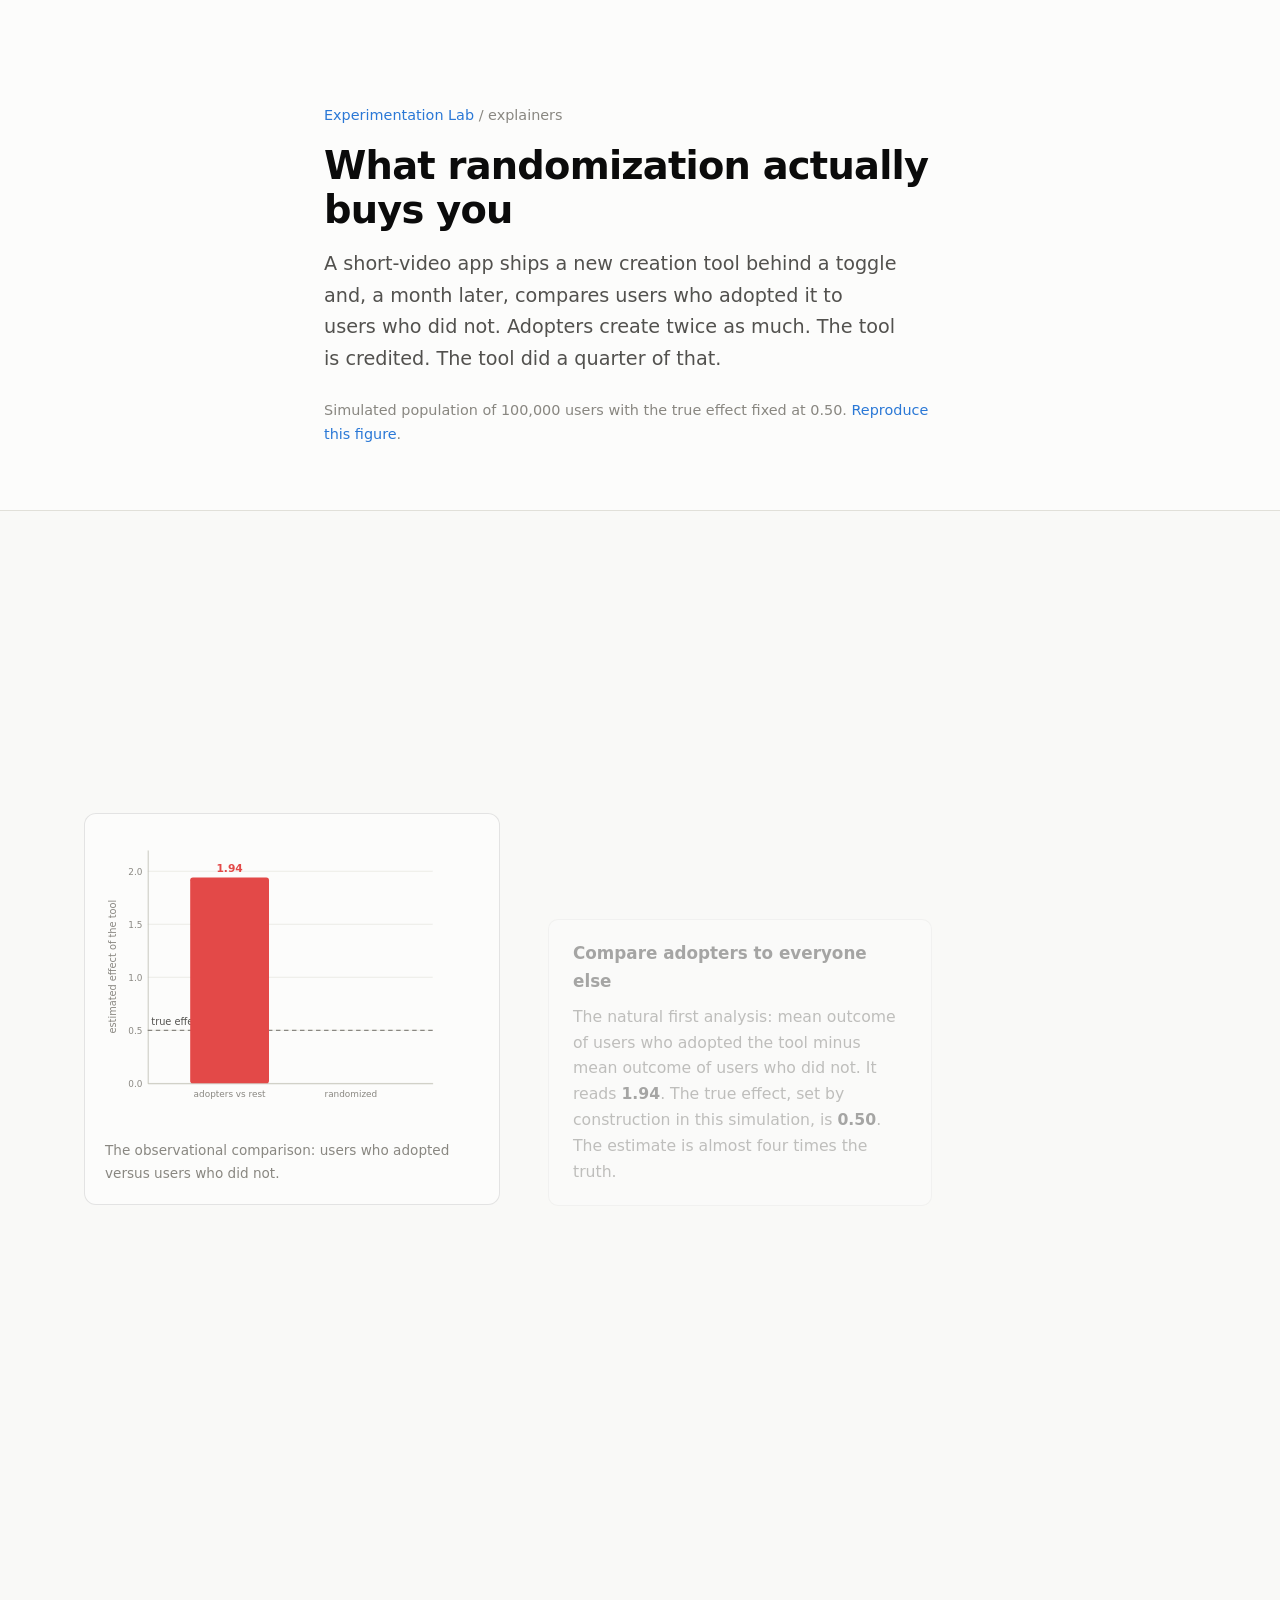
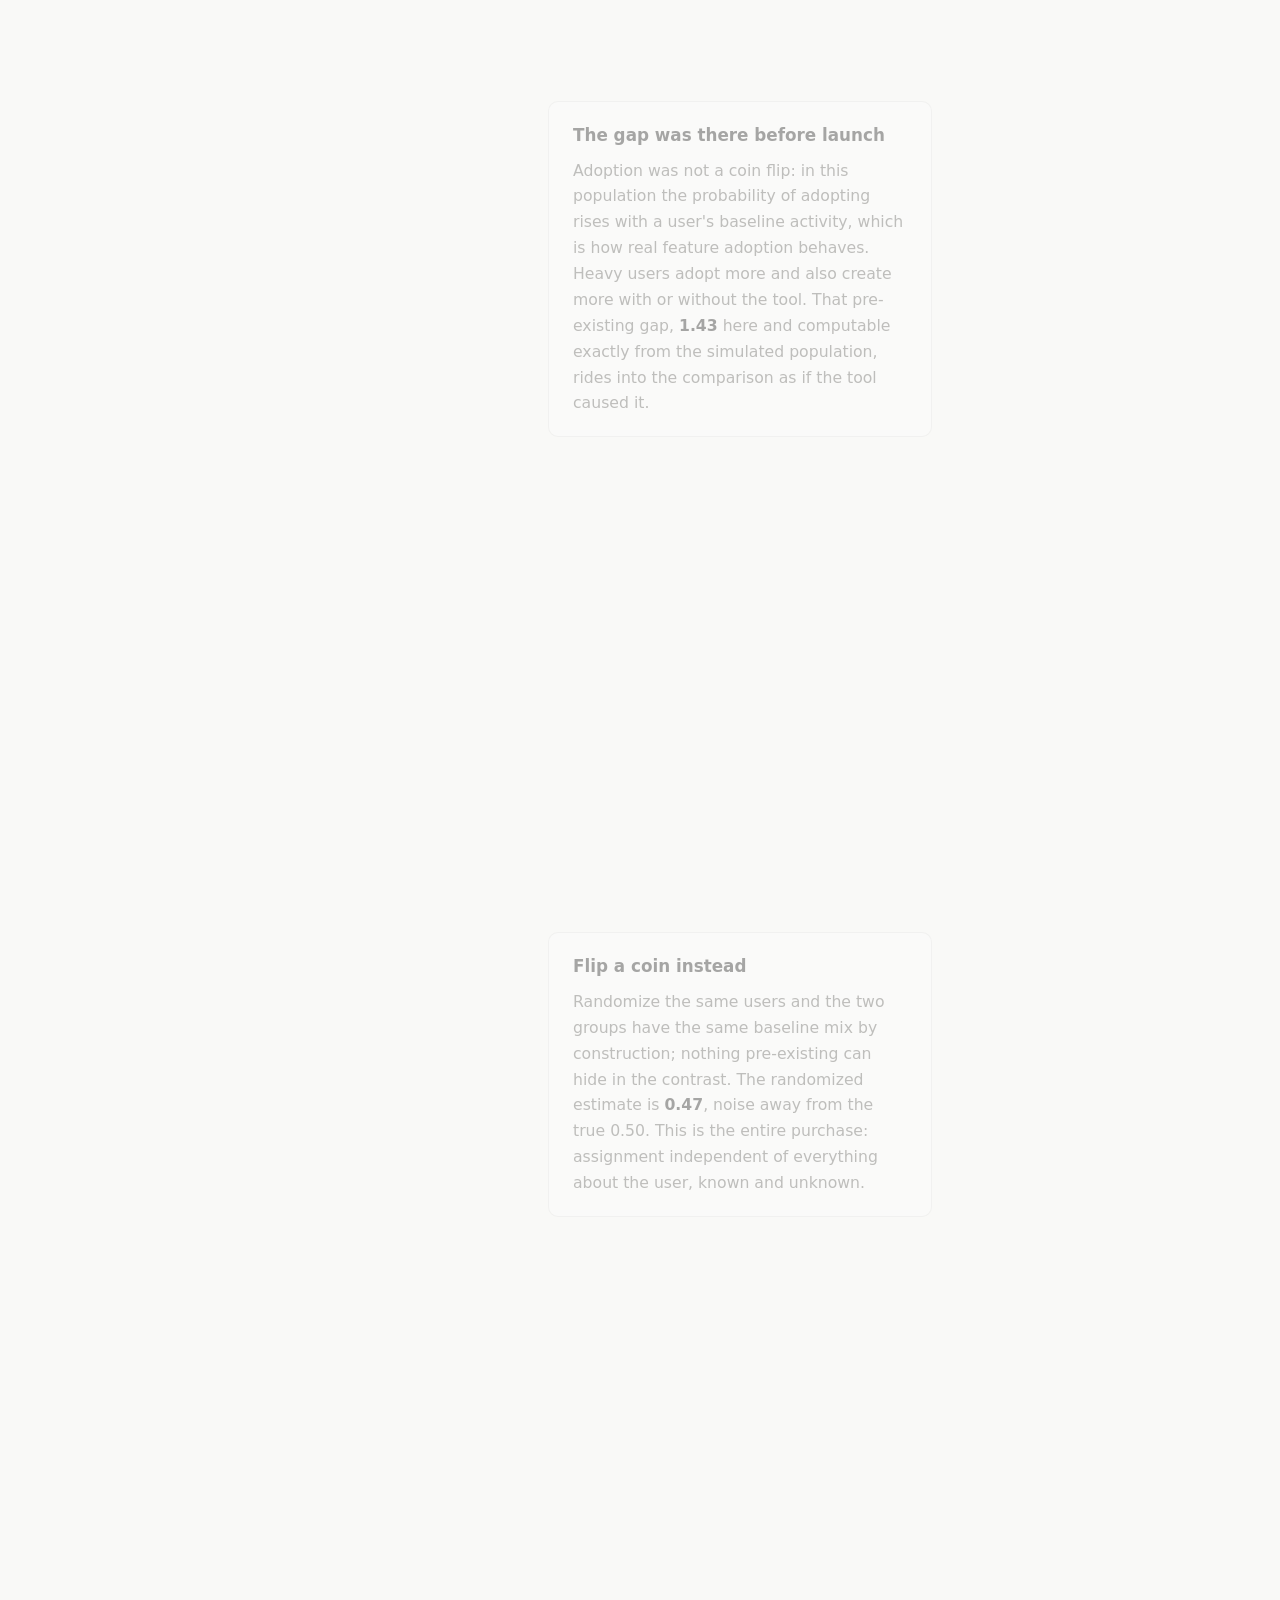
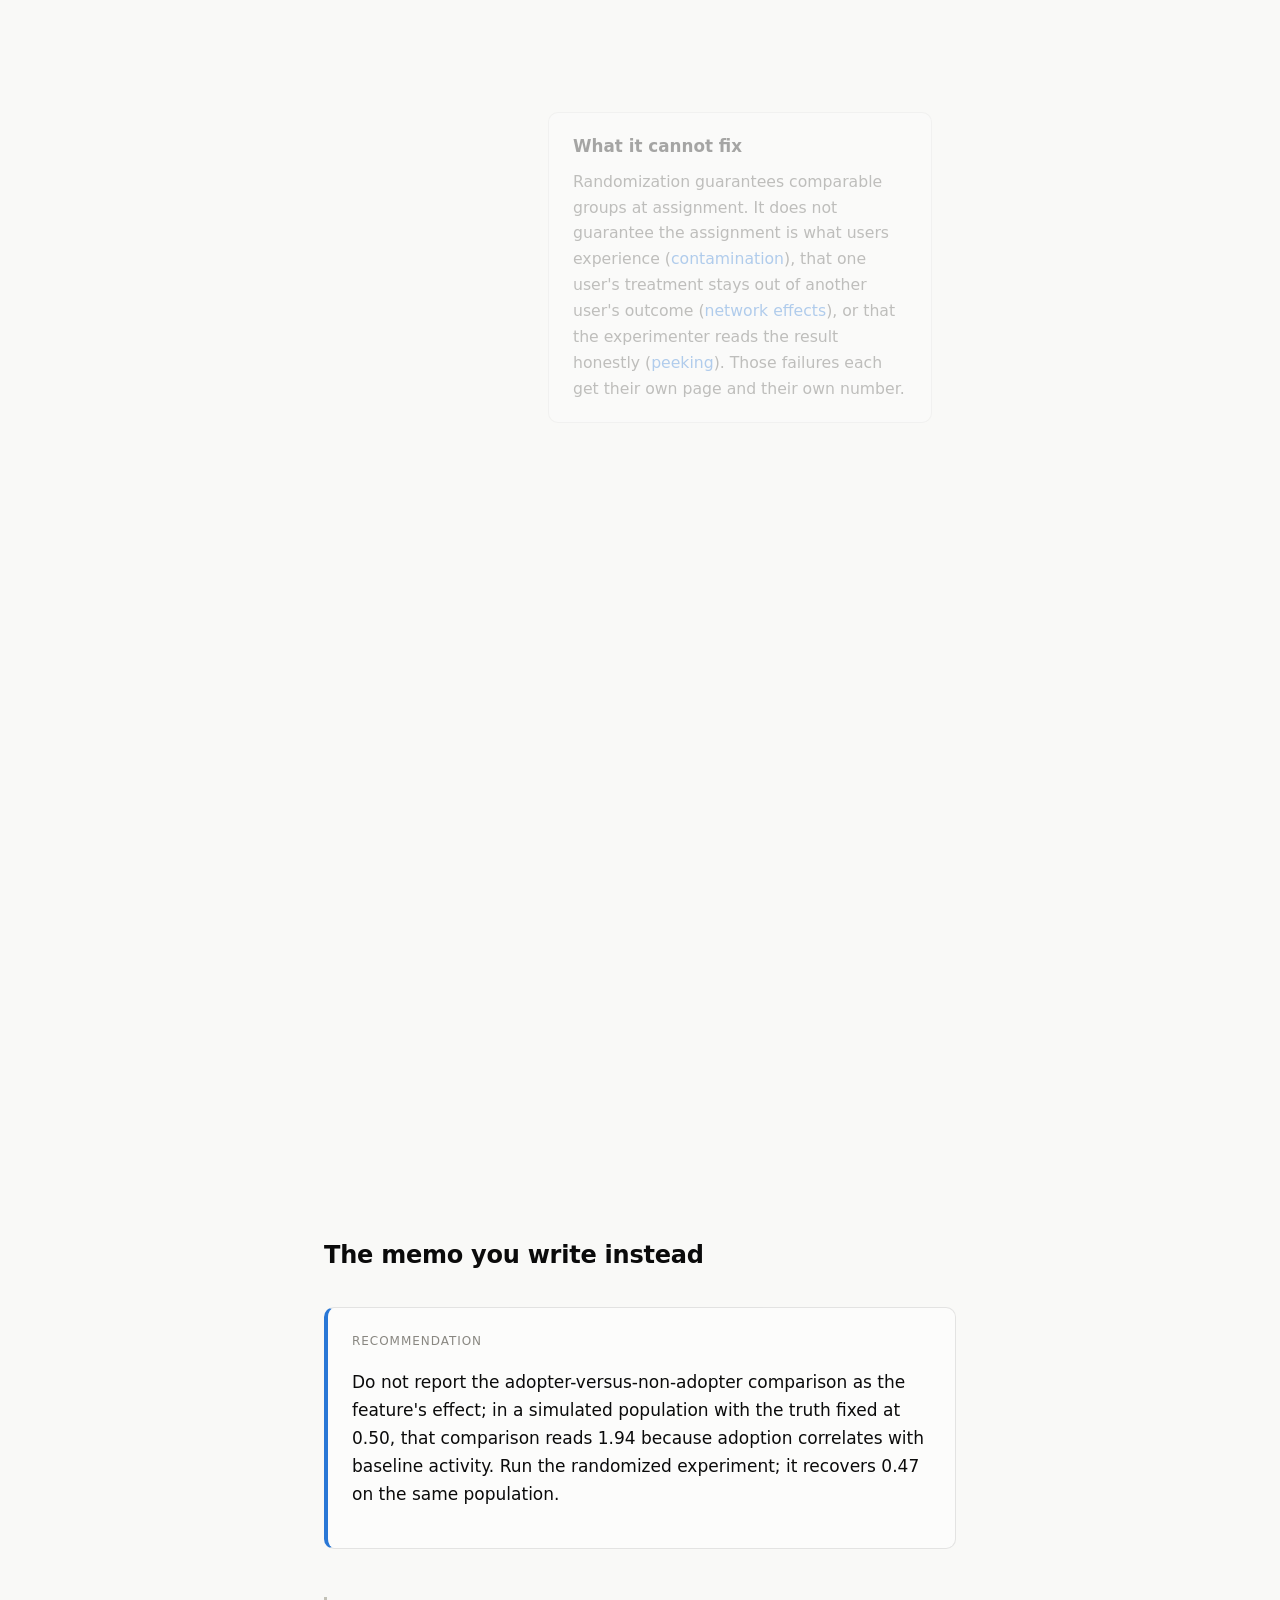
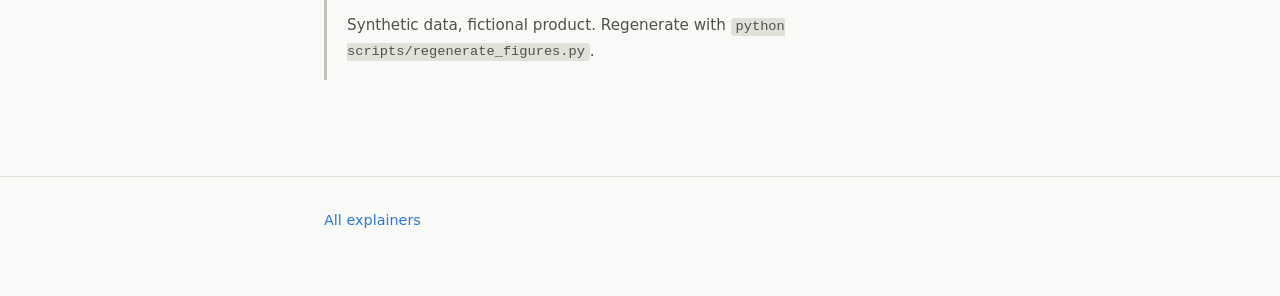
<file: docs/explainers/randomization.html>
<!doctype html>
<html lang="en">
<head>
<meta charset="utf-8">
<meta name="viewport" content="width=device-width, initial-scale=1">
<title>What randomization actually buys you</title>
<link rel="stylesheet" href="../assets/site.css">
</head>
<body>

<header class="hero">
  <div class="column">
    <p class="meta"><a href="../index.html">Experimentation Lab</a> / explainers</p>
    <h1>What randomization actually buys you</h1>
    <p class="deck">
      A short-video app ships a new creation tool behind a toggle and, a month
      later, compares users who adopted it to users who did not. Adopters
      create twice as much. The tool is credited. The tool did a quarter of
      that.
    </p>
    <p class="meta">
      Simulated population of 100,000 users with the true effect fixed at 0.50.
      <a href="https://github.com/bhushitn/experimentation-lab/blob/main/src/lab/reporting/explainer_data.py">Reproduce this figure</a>.
    </p>
  </div>
</header>

<main>
  <section class="scrolly">
    <div class="graphic">
      <figure>
        <svg id="chart" viewBox="0 0 420 320" role="img"
             aria-label="Observational versus randomized estimate against the true effect"></svg>
        <figcaption id="caption">One population, one feature, two ways to measure it.</figcaption>
        <noscript><img src="../assets/figures/randomization.svg" alt="Static figure:
          observational estimate 1.94 versus randomized estimate 0.47, true effect 0.50"
          style="max-width:100%"></noscript>
      </figure>
    </div>
    <div class="steps">
      <div class="step" data-step="0">
        <h3>Compare adopters to everyone else</h3>
        <p>The natural first analysis: mean outcome of users who adopted the
        tool minus mean outcome of users who did not. It reads
        <span class="number">1.94</span>. The true effect, set by construction
        in this simulation, is <span class="number">0.50</span>. The estimate
        is almost four times the truth.</p>
      </div>
      <div class="step" data-step="1">
        <h3>The gap was there before launch</h3>
        <p>Adoption was not a coin flip: in this population the probability of
        adopting rises with a user's baseline activity, which is how real
        feature adoption behaves. Heavy users adopt more and also create more
        with or without the tool. That pre-existing gap,
        <span class="number">1.43</span> here and computable exactly from the
        simulated population, rides into the comparison as if the tool caused
        it.</p>
      </div>
      <div class="step" data-step="2">
        <h3>Flip a coin instead</h3>
        <p>Randomize the same users and the two groups have the same baseline
        mix by construction; nothing pre-existing can hide in the contrast.
        The randomized estimate is <span class="number">0.47</span>, noise
        away from the true 0.50. This is the entire purchase: assignment
        independent of everything about the user, known and unknown.</p>
      </div>
      <div class="step" data-step="3">
        <h3>What it cannot fix</h3>
        <p>Randomization guarantees comparable groups at assignment. It does
        not guarantee the assignment is what users experience
        (<a href="../index.html">contamination</a>), that one user's treatment
        stays out of another user's outcome
        (<a href="interference.html">network effects</a>), or that the
        experimenter reads the result honestly
        (<a href="peeking.html">peeking</a>). Those failures each get their
        own page and their own number.</p>
      </div>
    </div>
  </section>

  <div class="column">
    <h2>The memo you write instead</h2>
    <div class="memo">
      <div class="label">Recommendation</div>
      <p>Do not report the adopter-versus-non-adopter comparison as the
      feature's effect; in a simulated population with the truth fixed at
      0.50, that comparison reads 1.94 because adoption correlates with
      baseline activity. Run the randomized experiment; it recovers 0.47 on
      the same population.</p>
    </div>
    <div class="disclosure">
      Synthetic data, fictional product. Regenerate with
      <code>python scripts/regenerate_figures.py</code>.
    </div>
  </div>
</main>

<footer><div class="column"><a href="../index.html">All explainers</a></div></footer>

<script src="../assets/vendor/d3.v7.min.js"></script>
<script src="../assets/data/randomization.js"></script>
<script src="../assets/explainer.js"></script>
<script>
(function () {
  const d = window.LAB_DATA["randomization"];
  const E = window.LabExplainer;
  const ch = E.chart("#chart", {});
  const x = ch.xBand(["adopters vs rest", "randomized"]);
  const y = ch.y([0, 2.2]);
  ch.axes(x, y, { yLabel: "estimated effect of the tool" });
  ch.truthLine(y, d.true_effect, `true effect = ${d.true_effect.toFixed(2)}`);
  const bars = ch.bars(x, y, [
    { name: "adopters vs rest", value: d.observational, color: E.C.naive,
      label: d.observational.toFixed(2) },
    { name: "randomized", value: d.randomized, color: E.C.corrected,
      label: d.randomized.toFixed(2) },
  ]);
  E.scroller([
    { enter: () => bars.show(["adopters vs rest"]),
      caption: "The observational comparison: users who adopted versus users who did not." },
    { enter: () => bars.show(["adopters vs rest"]),
      caption: "The pre-launch gap between adopters and non-adopters is 1.43 of the 1.94." },
    { enter: () => bars.show(["adopters vs rest", "randomized"]),
      caption: "Randomized assignment on the same population recovers the truth." },
    { enter: () => bars.show(["adopters vs rest", "randomized"]),
      caption: "Randomization fixes selection. Contamination, interference, and peeking are separate failures." },
  ], { caption: "caption" });
})();
</script>

</body>
</html>
</file>
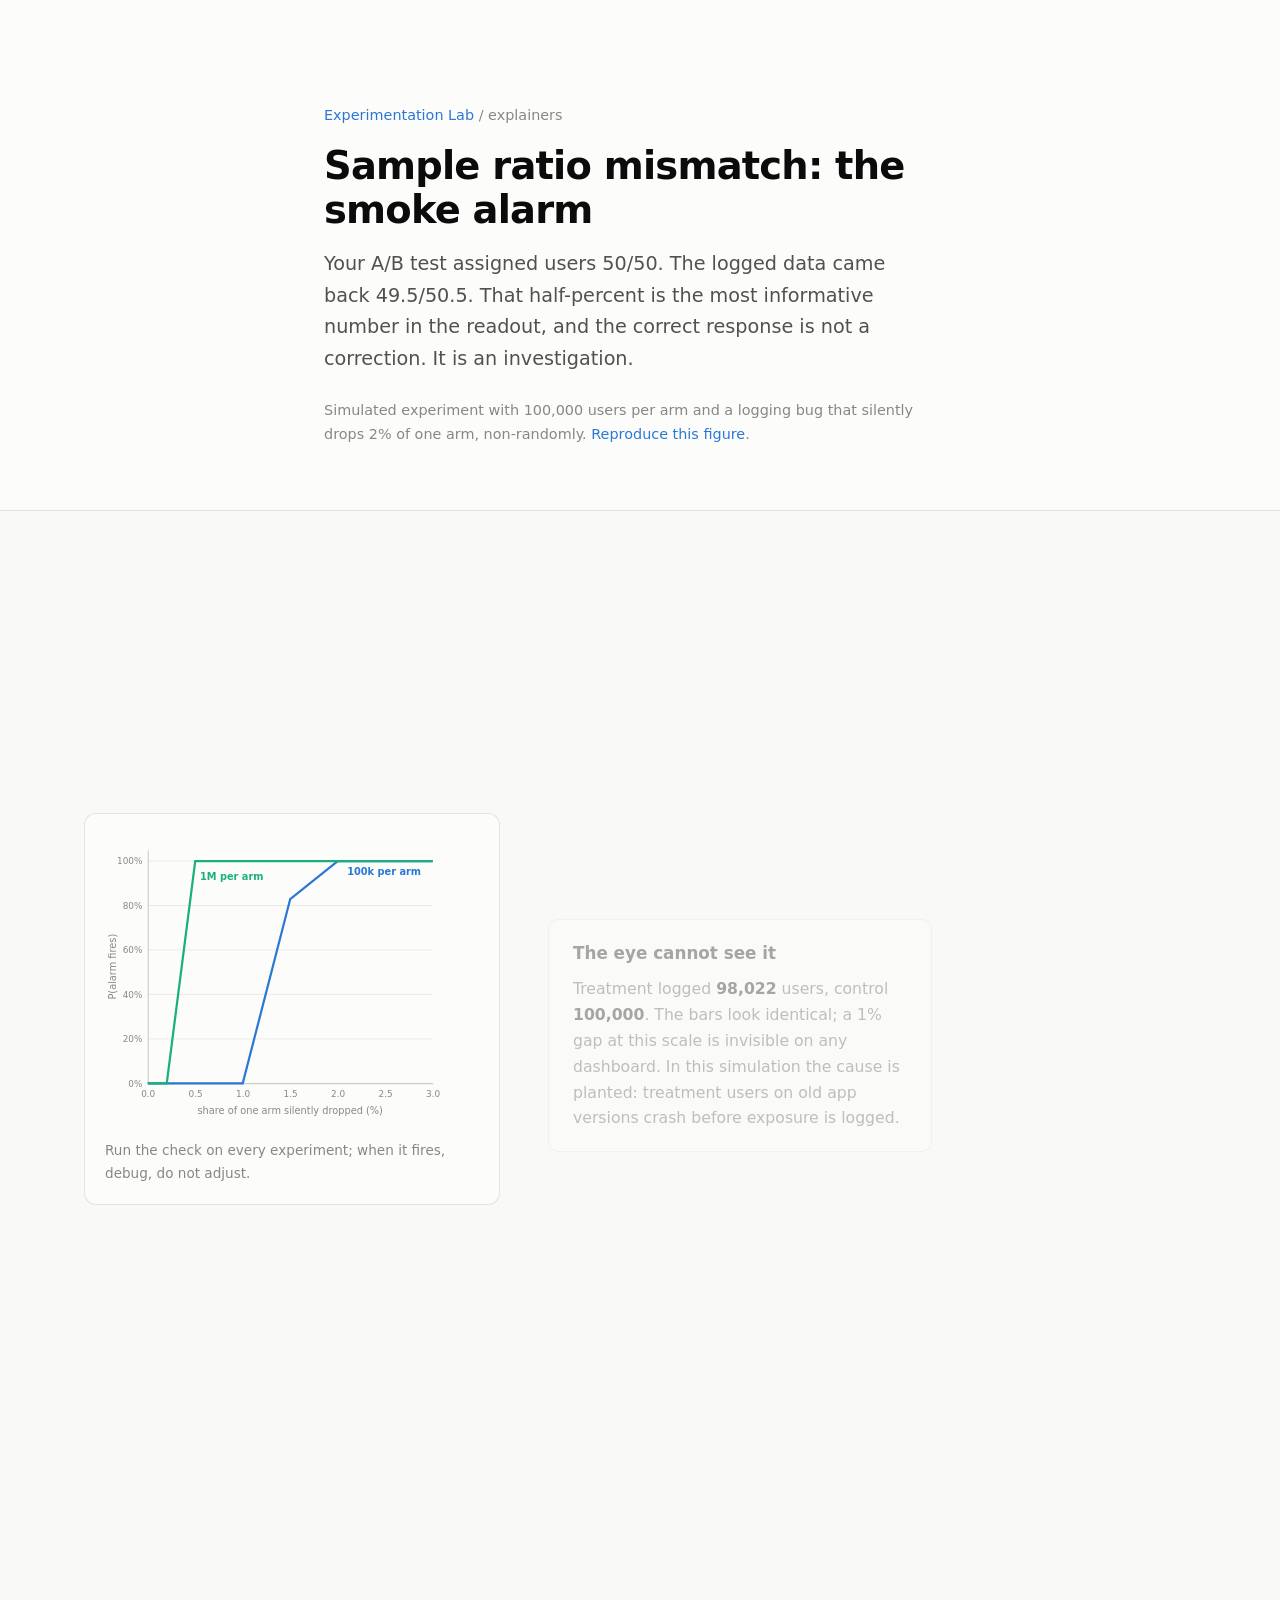
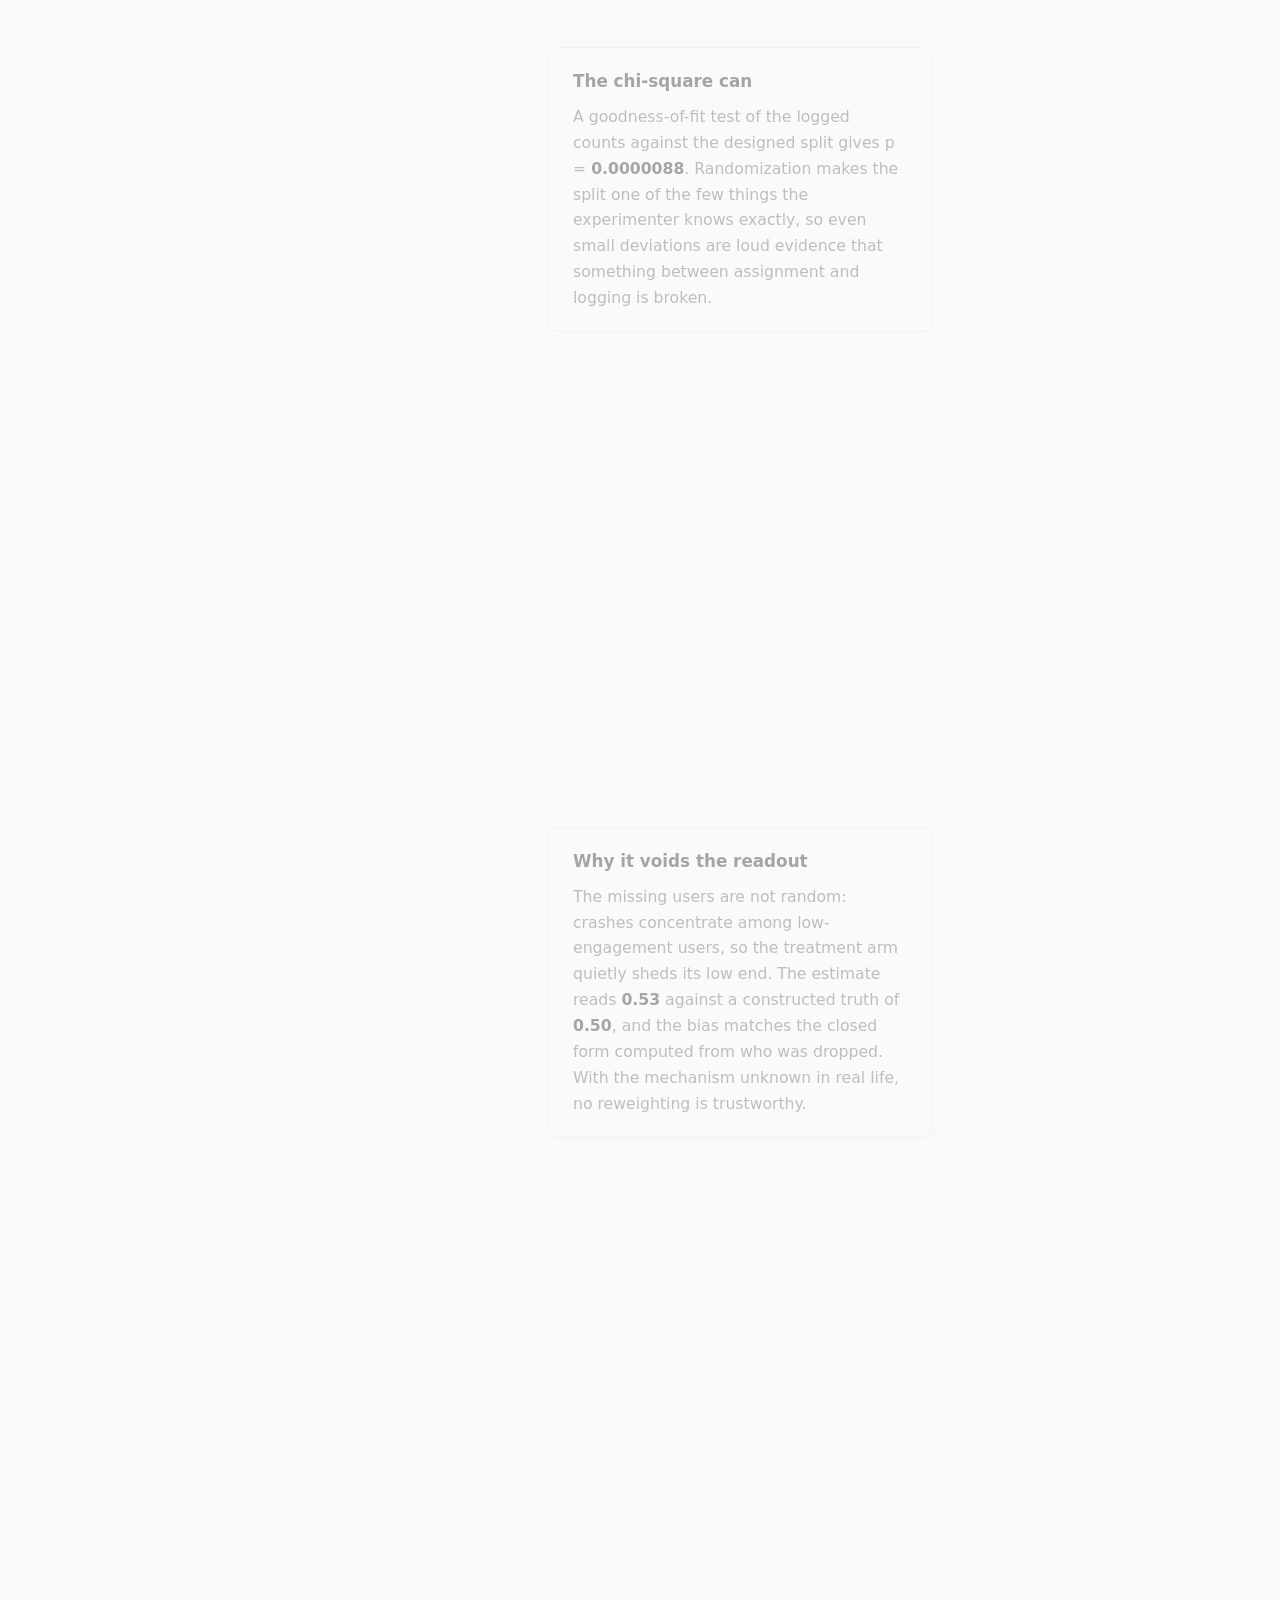
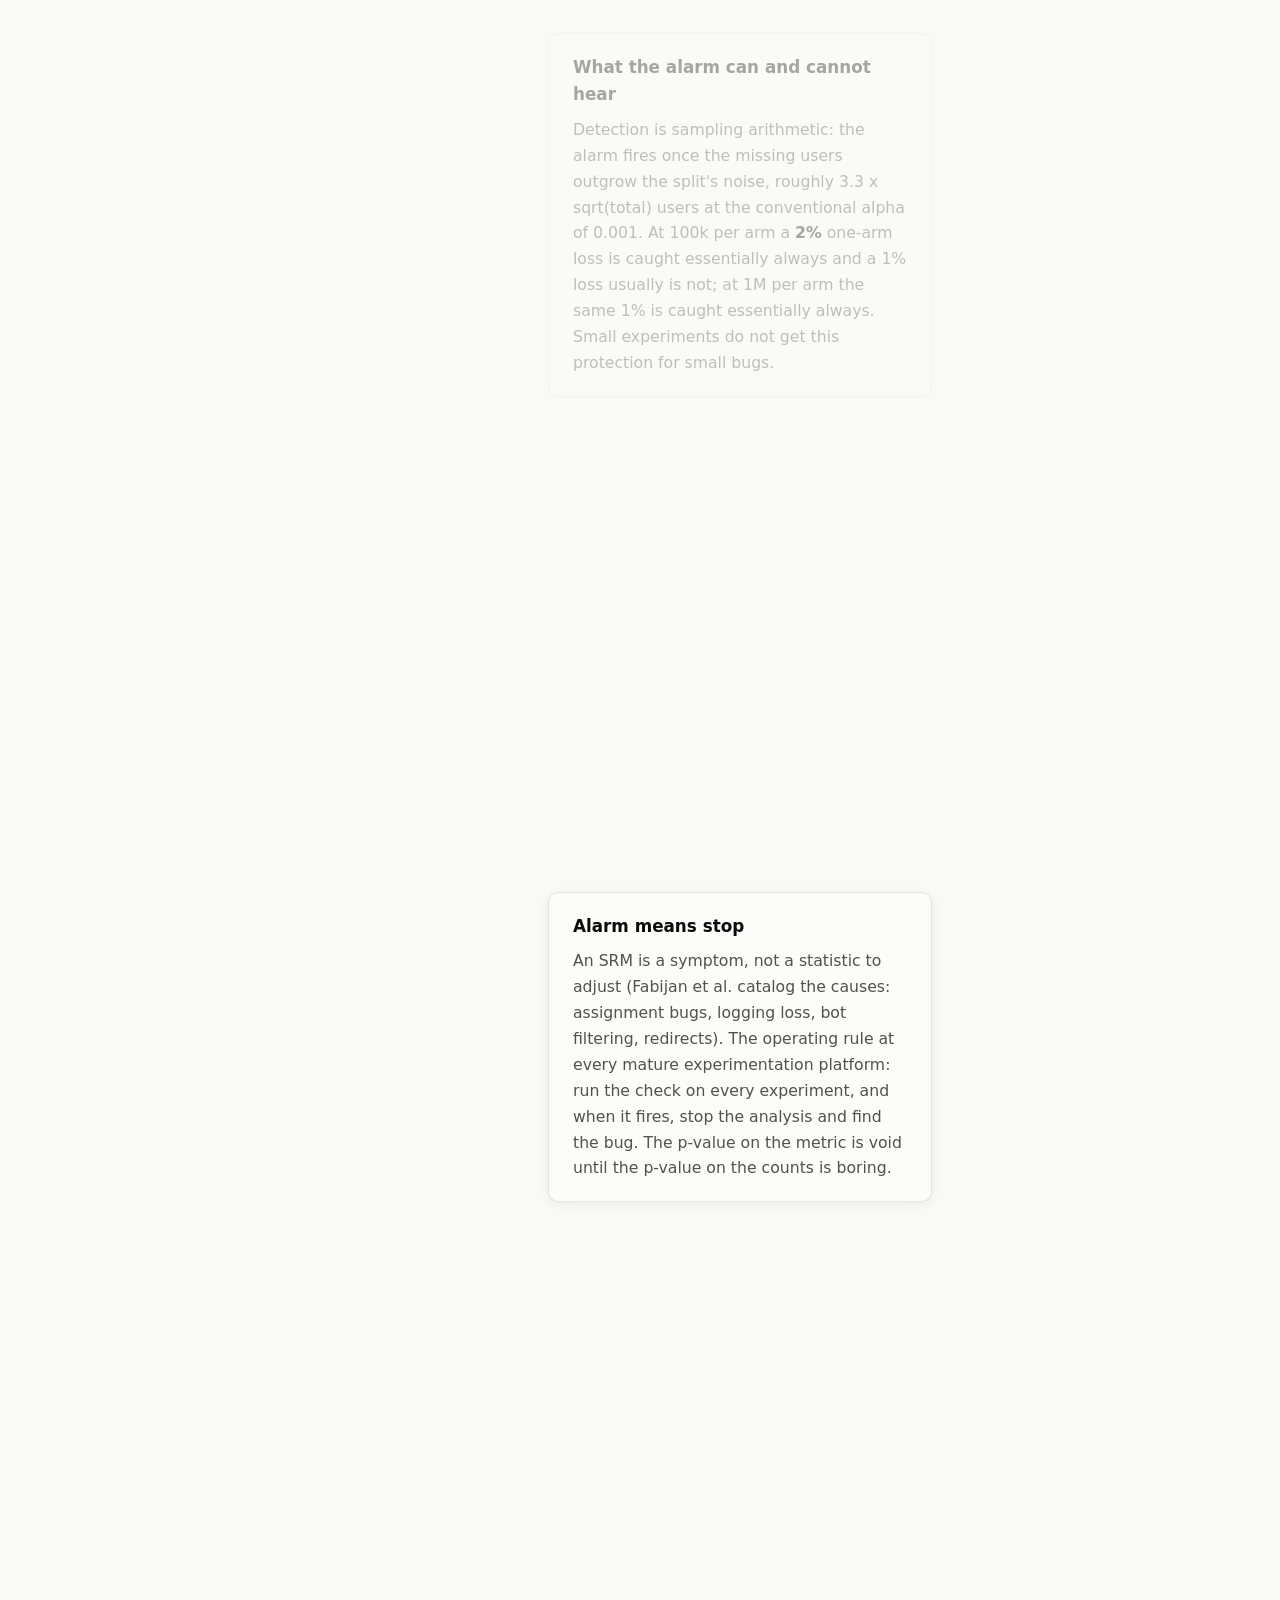
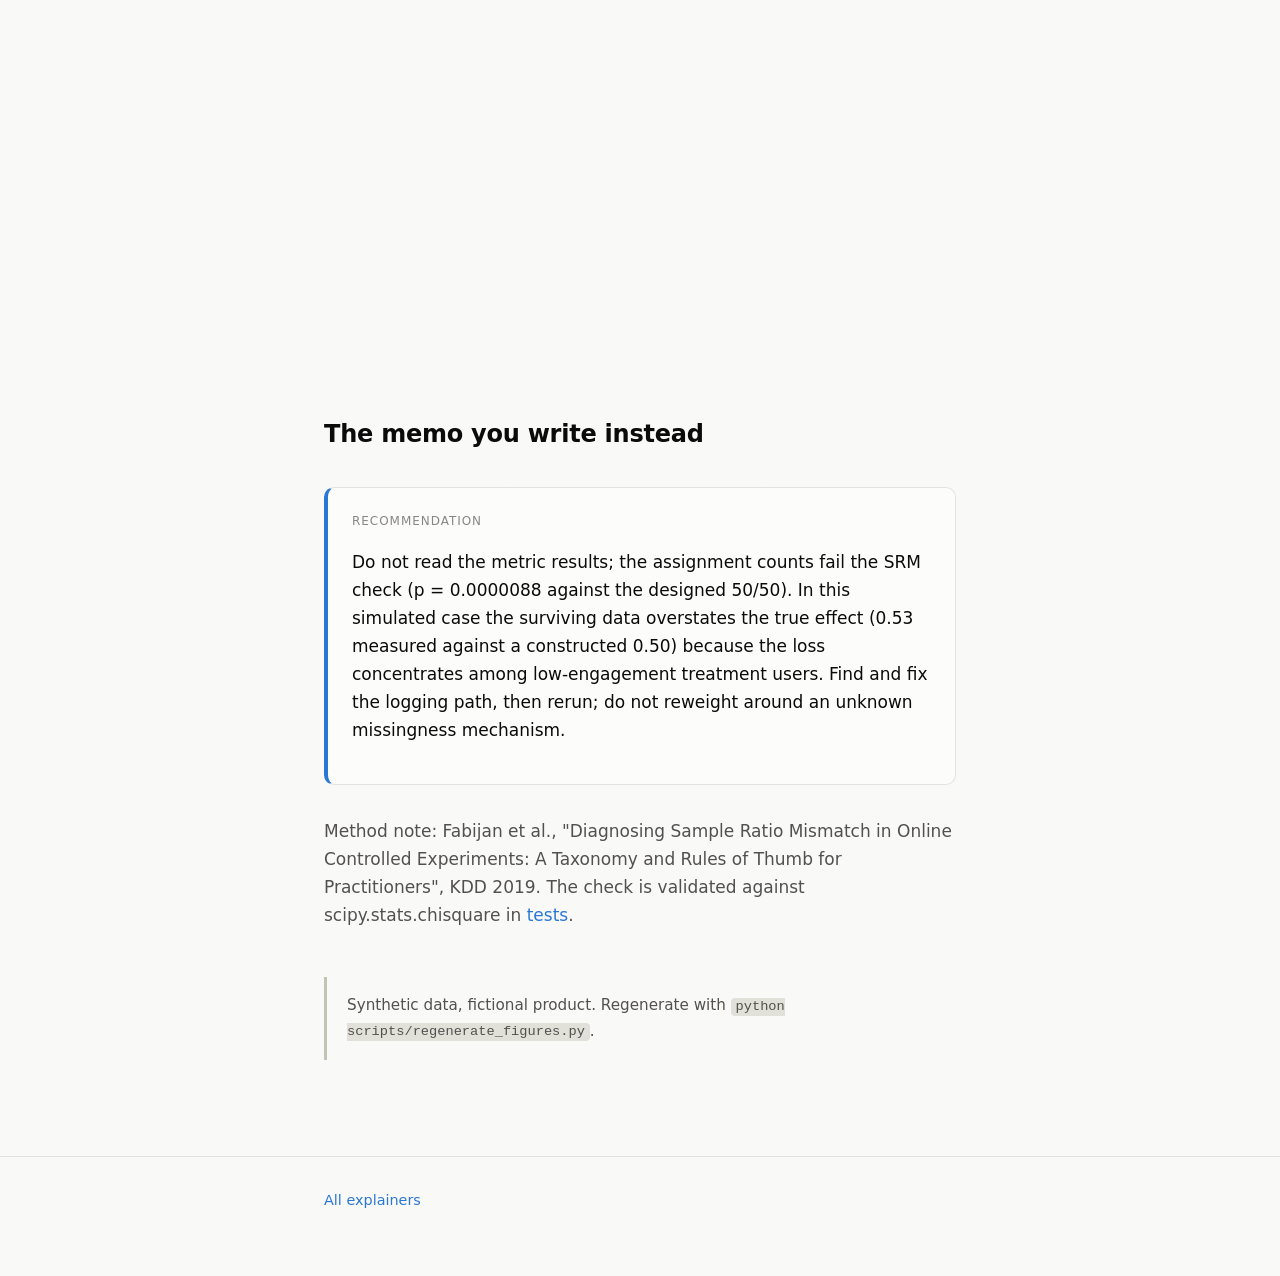
<file: docs/explainers/srm.html>
<!doctype html>
<html lang="en">
<head>
<meta charset="utf-8">
<meta name="viewport" content="width=device-width, initial-scale=1">
<title>Sample ratio mismatch: the smoke alarm</title>
<link rel="stylesheet" href="../assets/site.css">
</head>
<body>

<header class="hero">
  <div class="column">
    <p class="meta"><a href="../index.html">Experimentation Lab</a> / explainers</p>
    <h1>Sample ratio mismatch: the smoke alarm</h1>
    <p class="deck">
      Your A/B test assigned users 50/50. The logged data came back 49.5/50.5.
      That half-percent is the most informative number in the readout, and
      the correct response is not a correction. It is an investigation.
    </p>
    <p class="meta">
      Simulated experiment with 100,000 users per arm and a logging bug that
      silently drops 2% of one arm, non-randomly.
      <a href="https://github.com/bhushitn/experimentation-lab/blob/main/src/lab/pathologies/srm.py">Reproduce this figure</a>.
    </p>
  </div>
</header>

<main>
  <section class="scrolly">
    <div class="graphic">
      <figure>
        <svg id="chart" viewBox="0 0 420 320" role="img"
             aria-label="Logged counts, biased estimate, and SRM detection power"></svg>
        <figcaption id="caption">Assigned 50/50; logged 98,022 versus 100,000.</figcaption>
        <noscript><img src="../assets/figures/srm.svg" alt="Static figure:
          SRM detection power against loss rate at two scales" style="max-width:100%"></noscript>
      </figure>
    </div>
    <div class="steps">
      <div class="step" data-step="0">
        <h3>The eye cannot see it</h3>
        <p>Treatment logged <span class="number">98,022</span> users, control
        <span class="number">100,000</span>. The bars look identical; a 1%
        gap at this scale is invisible on any dashboard. In this simulation
        the cause is planted: treatment users on old app versions crash
        before exposure is logged.</p>
      </div>
      <div class="step" data-step="1">
        <h3>The chi-square can</h3>
        <p>A goodness-of-fit test of the logged counts against the designed
        split gives p = <span class="number">0.0000088</span>. Randomization
        makes the split one of the few things the experimenter knows
        exactly, so even small deviations are loud evidence that something
        between assignment and logging is broken.</p>
      </div>
      <div class="step" data-step="2">
        <h3>Why it voids the readout</h3>
        <p>The missing users are not random: crashes concentrate among
        low-engagement users, so the treatment arm quietly sheds its low
        end. The estimate reads <span class="number">0.53</span> against a
        constructed truth of <span class="number">0.50</span>, and the bias
        matches the closed form computed from who was dropped. With the
        mechanism unknown in real life, no reweighting is trustworthy.</p>
      </div>
      <div class="step" data-step="3">
        <h3>What the alarm can and cannot hear</h3>
        <p>Detection is sampling arithmetic: the alarm fires once the missing
        users outgrow the split's noise, roughly 3.3 x sqrt(total) users at
        the conventional alpha of 0.001. At 100k per arm a
        <span class="number">2%</span> one-arm loss is caught essentially
        always and a 1% loss usually is not; at 1M per arm the same 1% is
        caught essentially always. Small experiments do not get this
        protection for small bugs.</p>
      </div>
      <div class="step" data-step="4">
        <h3>Alarm means stop</h3>
        <p>An SRM is a symptom, not a statistic to adjust (Fabijan et al.
        catalog the causes: assignment bugs, logging loss, bot filtering,
        redirects). The operating rule at every mature experimentation
        platform: run the check on every experiment, and when it fires,
        stop the analysis and find the bug. The p-value on the metric is
        void until the p-value on the counts is boring.</p>
      </div>
    </div>
  </section>

  <div class="column">
    <h2>The memo you write instead</h2>
    <div class="memo">
      <div class="label">Recommendation</div>
      <p>Do not read the metric results; the assignment counts fail the SRM
      check (p = 0.0000088 against the designed 50/50). In this simulated
      case the surviving data overstates the true effect (0.53 measured
      against a constructed 0.50) because the loss concentrates among
      low-engagement treatment users. Find and fix the logging path, then
      rerun; do not reweight around an unknown missingness mechanism.</p>
    </div>
    <p class="secondary">
      Method note: Fabijan et al., "Diagnosing Sample Ratio Mismatch in
      Online Controlled Experiments: A Taxonomy and Rules of Thumb for
      Practitioners", KDD 2019. The check is validated against
      scipy.stats.chisquare in
      <a href="https://github.com/bhushitn/experimentation-lab/blob/main/tests/integration/test_new_pathologies.py">tests</a>.
    </p>
    <div class="disclosure">
      Synthetic data, fictional product. Regenerate with
      <code>python scripts/regenerate_figures.py</code>.
    </div>
  </div>
</main>

<footer><div class="column"><a href="../index.html">All explainers</a></div></footer>

<script src="../assets/vendor/d3.v7.min.js"></script>
<script src="../assets/data/srm.js"></script>
<script src="../assets/explainer.js"></script>
<script>
(function () {
  const d = window.LAB_DATA["srm"];
  const E = window.LabExplainer;
  const ch = E.chart("#chart", {});

  // Layer 1: logged counts.
  const countsLayer = ch.svg.append("g");
  {
    const names = ["treatment", "control"];
    const vals = [d.counts.treatment_logged, d.counts.control_logged];
    const x = ch.xBand(names);
    const y = ch.y([0, 110000]);
    names.forEach((name, i) => {
      countsLayer.append("rect")
        .attr("x", x(name)).attr("width", x.bandwidth())
        .attr("y", y(vals[i])).attr("height", y(0) - y(vals[i]))
        .attr("rx", 3).attr("fill", i ? E.C.secondary : E.C.corrected);
      countsLayer.append("text")
        .attr("x", x(name) + x.bandwidth() / 2).attr("y", y(vals[i]) - 6)
        .attr("text-anchor", "middle").attr("font-size", 12)
        .attr("font-weight", 600).attr("fill", i ? E.C.secondary : E.C.corrected)
        .text(vals[i].toLocaleString());
      countsLayer.append("text")
        .attr("x", x(name) + x.bandwidth() / 2).attr("y", y(0) + 16)
        .attr("text-anchor", "middle").attr("font-size", 11)
        .attr("fill", E.C.muted).text(name + " logged");
    });
    countsLayer.append("text").attr("x", ch.M.left).attr("y", ch.M.top)
      .attr("font-size", 11).attr("fill", E.C.ink).attr("class", "alarm-note")
      .attr("opacity", 0)
      .text("chi-square vs the designed split: p = " + d.srm_p_value.toExponential(1));
  }

  // Layer 2: biased estimate.
  const biasLayer = ch.svg.append("g").attr("opacity", 0);
  {
    const x = ch.xBand(["estimate on logged data"]);
    const y = ch.y([0, 0.65]);
    const v = d.estimates.naive;
    biasLayer.append("rect")
      .attr("x", x("estimate on logged data")).attr("width", x.bandwidth())
      .attr("y", y(v)).attr("height", y(0) - y(v))
      .attr("rx", 3).attr("fill", E.C.naive);
    biasLayer.append("text")
      .attr("x", x("estimate on logged data") + x.bandwidth() / 2).attr("y", y(v) - 6)
      .attr("text-anchor", "middle").attr("font-size", 12)
      .attr("font-weight", 600).attr("fill", E.C.naive).text(v.toFixed(2));
    biasLayer.append("line")
      .attr("x1", ch.M.left).attr("x2", ch.W - ch.M.right)
      .attr("y1", y(d.true_effect)).attr("y2", y(d.true_effect))
      .attr("stroke", E.C.muted).attr("stroke-dasharray", "5 4");
    biasLayer.append("text").attr("x", ch.M.left + 4).attr("y", y(d.true_effect) - 6)
      .attr("font-size", 11).attr("fill", E.C.ink)
      .text("true effect = " + d.true_effect.toFixed(2));
    biasLayer.append("text")
      .attr("x", x("estimate on logged data") + x.bandwidth() / 2).attr("y", y(0) + 16)
      .attr("text-anchor", "middle").attr("font-size", 11)
      .attr("fill", E.C.muted).text("after the biased drop");
  }

  // Layer 3: detection power curves.
  const powerLayer = ch.svg.append("g").attr("opacity", 0);
  {
    const x = ch.xLinear([0, 3]);
    const y = ch.y([0, 1.05]);
    const line = (curve) => d3.line()
      .x((v, i) => x(d.drop_fractions[i] * 100)).y(v => y(v))(curve);
    powerLayer.append("path").attr("fill", "none").attr("stroke", E.C.corrected)
      .attr("stroke-width", 2.5).attr("d", line(d.power_100k));
    powerLayer.append("path").attr("fill", "none").attr("stroke", E.C.secondary)
      .attr("stroke-width", 2.5).attr("d", line(d.power_1m));
    powerLayer.append("text").attr("x", x(2.1)).attr("y", y(d.power_100k[6]) + 16)
      .attr("font-size", 11).attr("font-weight", 600).attr("fill", E.C.corrected)
      .text("100k per arm");
    powerLayer.append("text").attr("x", x(0.55)).attr("y", y(0.97) + 14)
      .attr("font-size", 11).attr("font-weight", 600).attr("fill", E.C.secondary)
      .text("1M per arm");
  }

  const layers = [countsLayer, biasLayer, powerLayer];
  function show(layer, opts = {}) {
    layers.forEach(l => l.transition().duration(400)
      .attr("opacity", l === layer ? 1 : 0));
    if (layer === countsLayer) {
      const names = ["treatment", "control"];
      const x = ch.xBand(names);
      ch.axes(x, ch.y([0, 110000]), { yLabel: "logged users", yFmt: d3.format("~s") });
      countsLayer.select(".alarm-note").transition().duration(400)
        .attr("opacity", opts.alarm ? 1 : 0);
    } else if (layer === biasLayer) {
      ch.axes(ch.xBand(["estimate on logged data"]), ch.y([0, 0.65]),
        { yLabel: "estimated effect" });
    } else {
      ch.axes(ch.xLinear([0, 3]), ch.y([0, 1.05]),
        { xLabel: "share of one arm silently dropped (%)",
          yLabel: "P(alarm fires)", yFmt: d3.format(".0%") });
    }
  }

  E.scroller([
    { enter: () => show(countsLayer),
      caption: "Assigned 50/50; logged 98,022 versus 100,000. Could you tell?" },
    { enter: () => show(countsLayer, { alarm: true }),
      caption: "The counts are one of the few things you know exactly, so the test is loud." },
    { enter: () => show(biasLayer),
      caption: "The dropped users were the treatment arm's low end, so the estimate drifts up." },
    { enter: () => show(powerLayer),
      caption: "Detection is sqrt-of-scale arithmetic: what 100k misses, 1M catches." },
    { enter: () => show(powerLayer),
      caption: "Run the check on every experiment; when it fires, debug, do not adjust." },
  ], { caption: "caption" });
})();
</script>

</body>
</html>
</file>
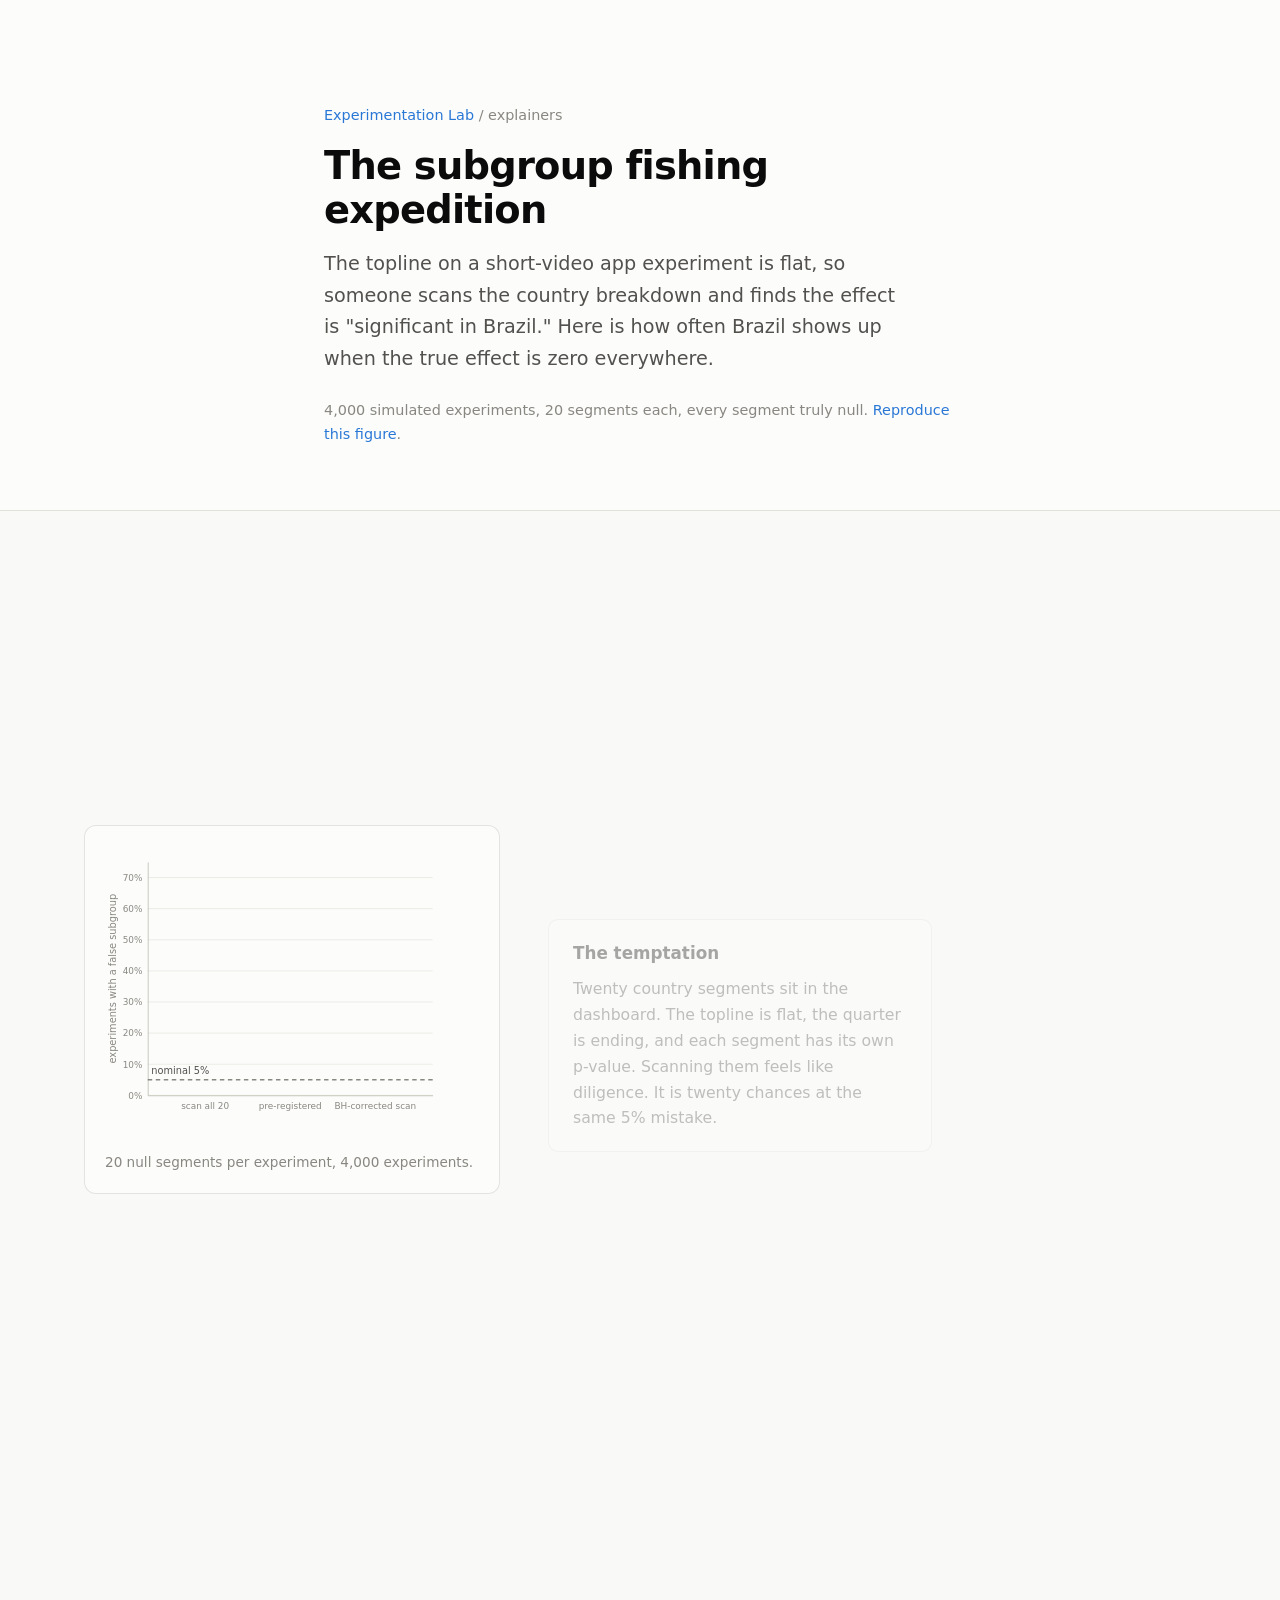
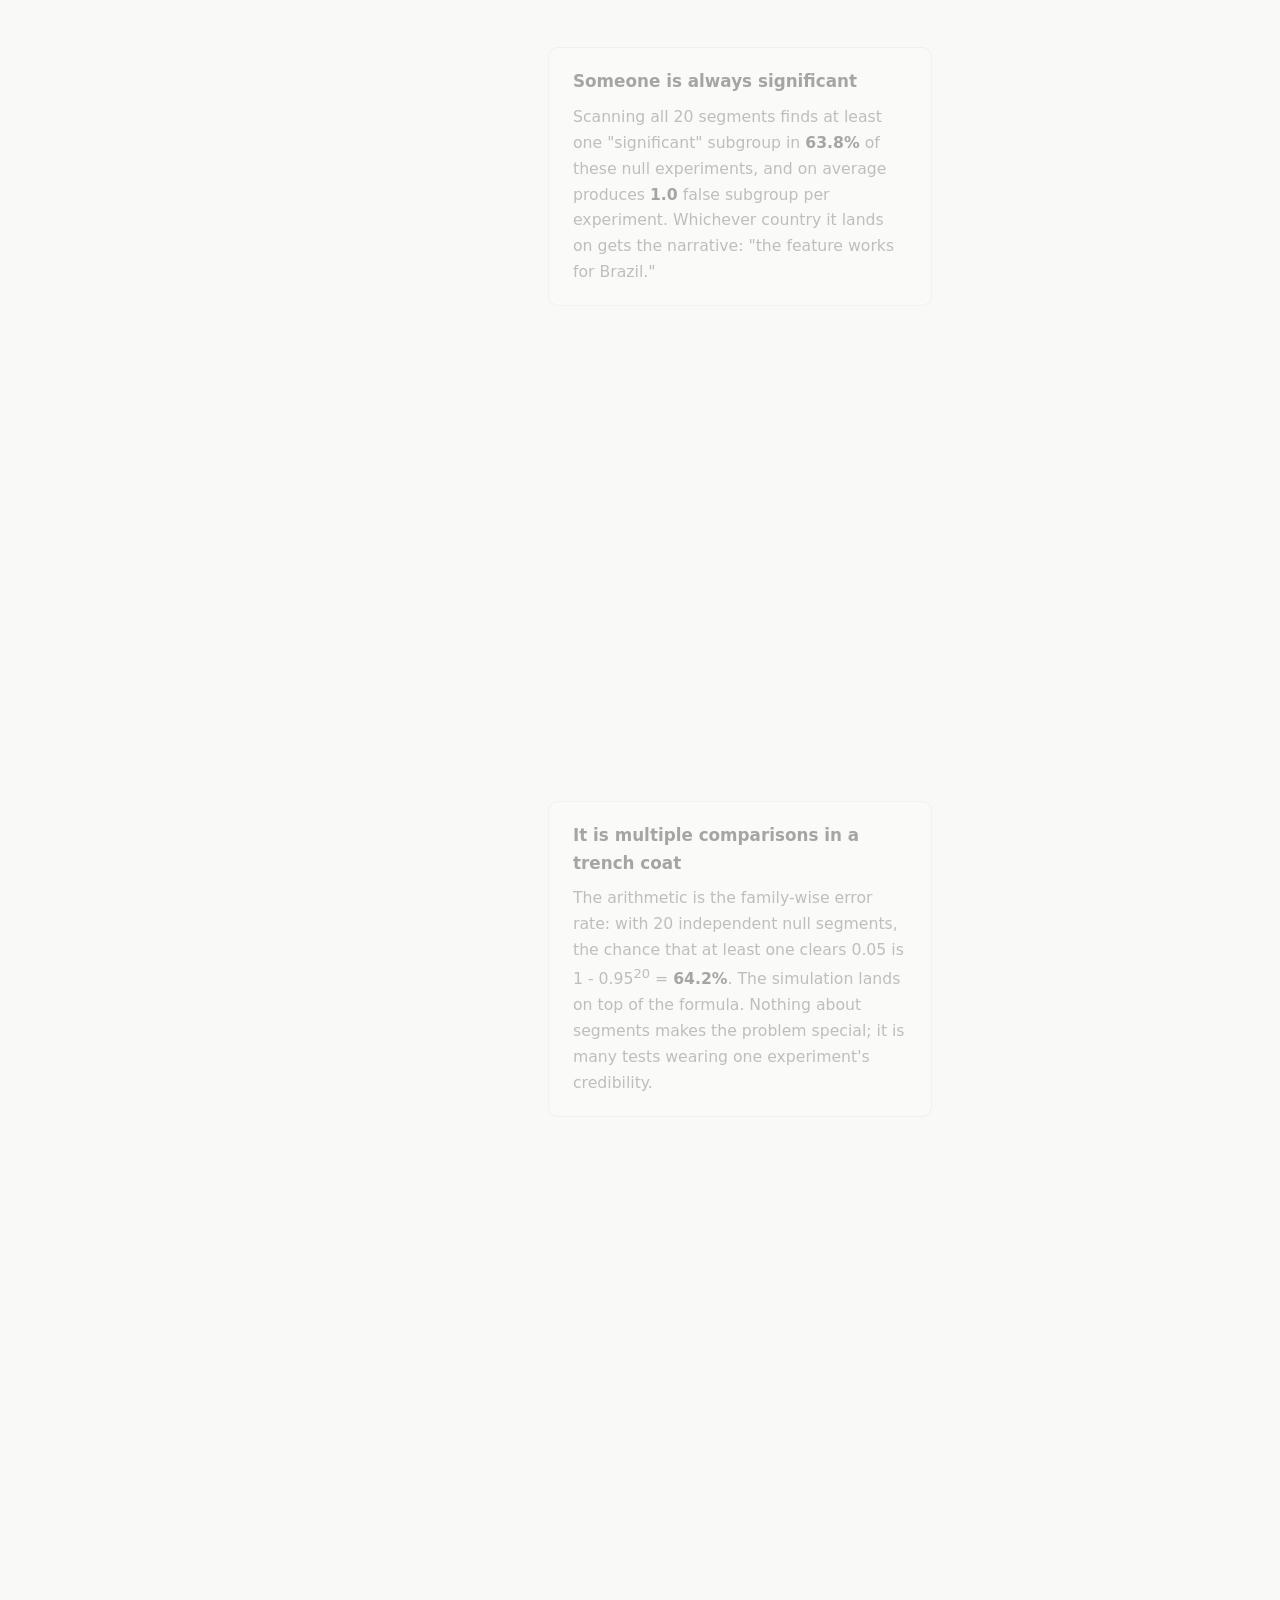
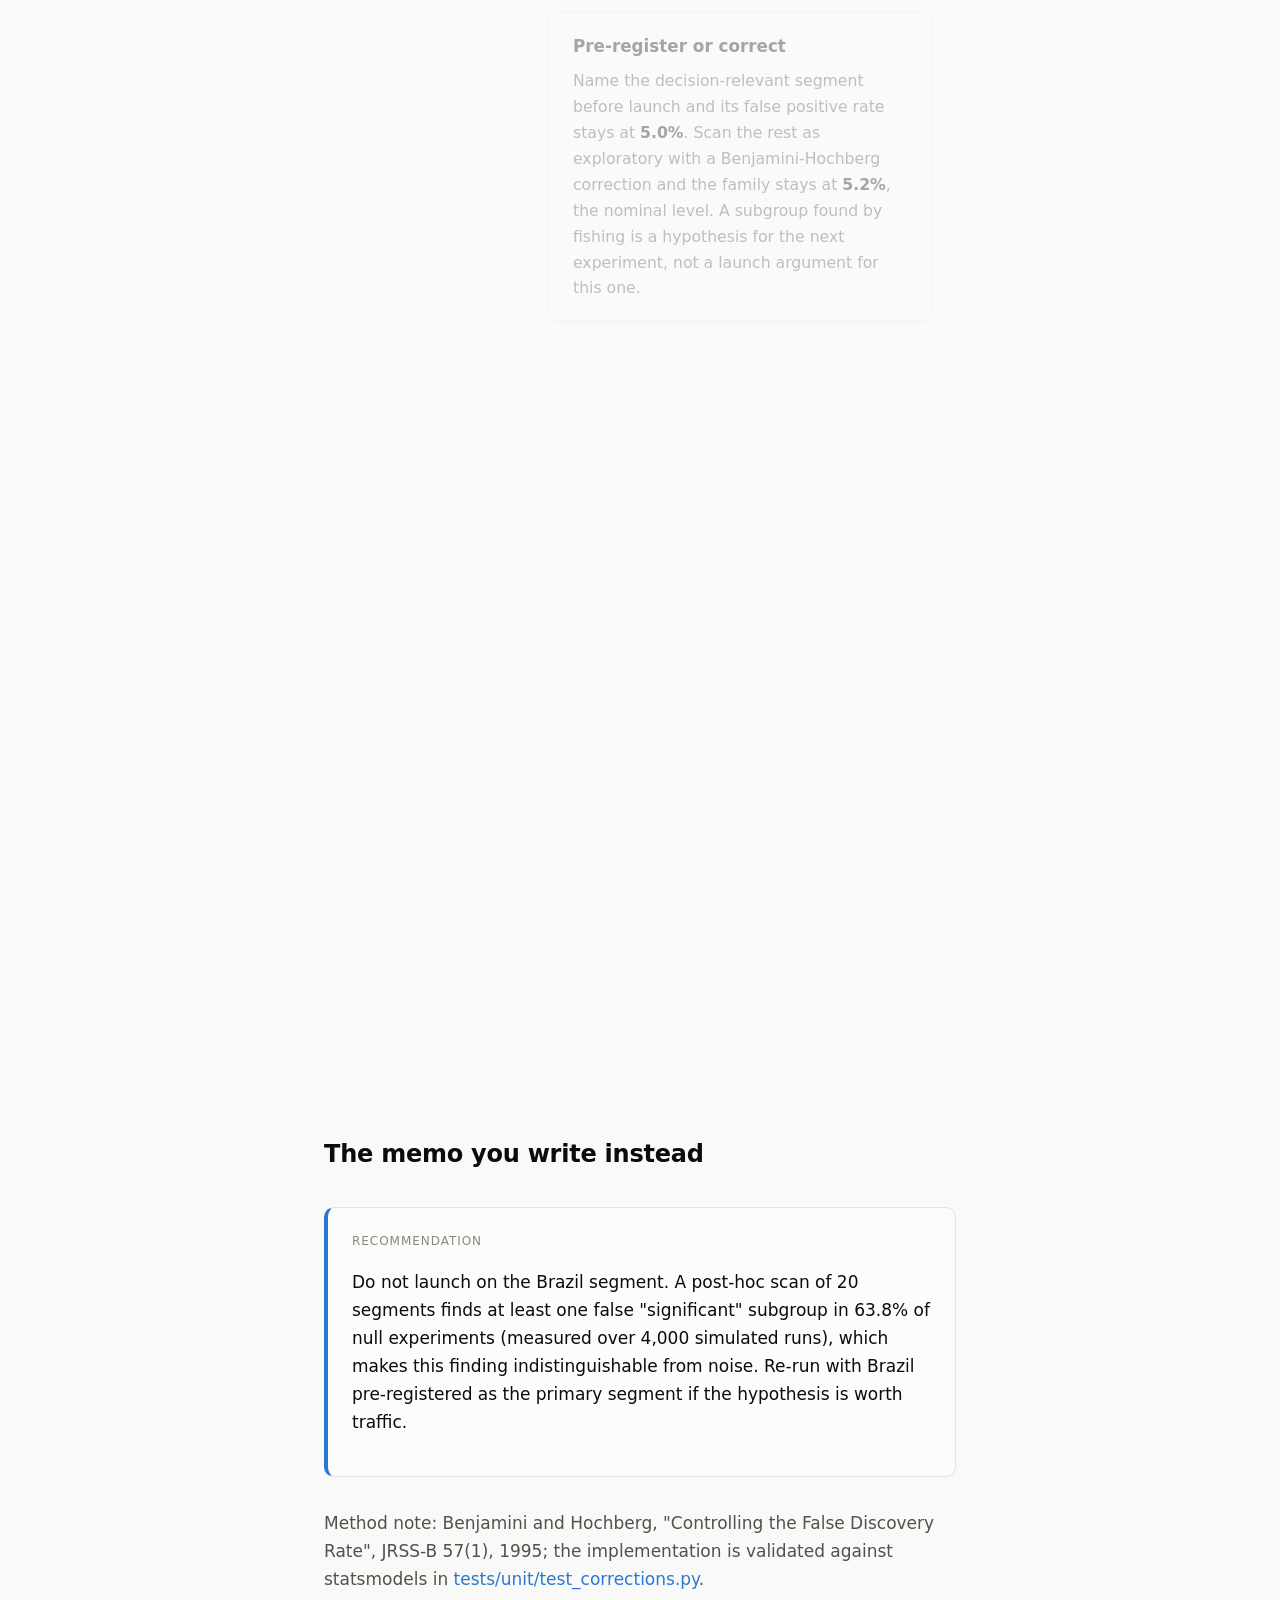
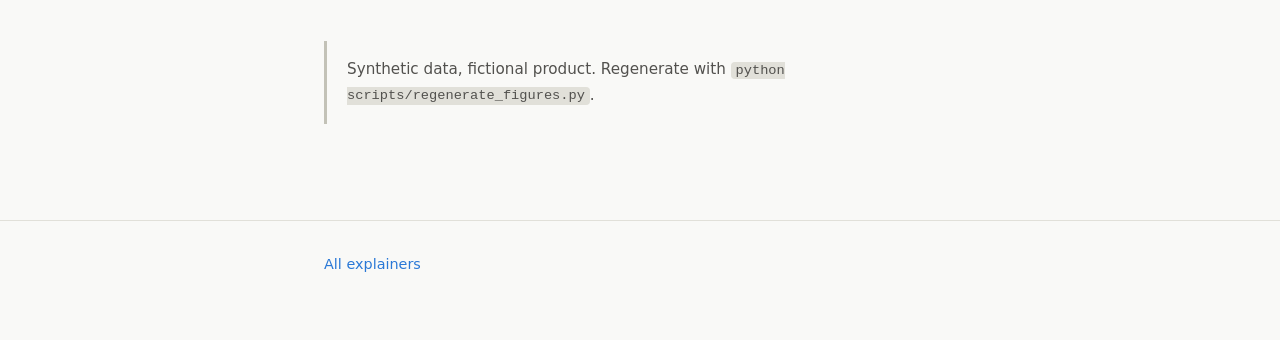
<file: docs/explainers/subgroups.html>
<!doctype html>
<html lang="en">
<head>
<meta charset="utf-8">
<meta name="viewport" content="width=device-width, initial-scale=1">
<title>The subgroup fishing expedition</title>
<link rel="stylesheet" href="../assets/site.css">
</head>
<body>

<header class="hero">
  <div class="column">
    <p class="meta"><a href="../index.html">Experimentation Lab</a> / explainers</p>
    <h1>The subgroup fishing expedition</h1>
    <p class="deck">
      The topline on a short-video app experiment is flat, so someone scans
      the country breakdown and finds the effect is "significant in Brazil."
      Here is how often Brazil shows up when the true effect is zero
      everywhere.
    </p>
    <p class="meta">
      4,000 simulated experiments, 20 segments each, every segment truly null.
      <a href="https://github.com/bhushitn/experimentation-lab/blob/main/src/lab/pathologies/subgroups.py">Reproduce this figure</a>.
    </p>
  </div>
</header>

<main>
  <section class="scrolly">
    <div class="graphic">
      <figure>
        <svg id="chart" viewBox="0 0 420 320" role="img"
             aria-label="False subgroup discovery rates under fishing, pre-registration, and correction"></svg>
        <figcaption id="caption">Every segment in every simulated experiment has a true effect of exactly zero.</figcaption>
        <noscript><img src="../assets/figures/subgroups.svg" alt="Static figure:
          scanning 20 segments finds a false subgroup in 63.8% of experiments"
          style="max-width:100%"></noscript>
      </figure>
    </div>
    <div class="steps">
      <div class="step" data-step="0">
        <h3>The temptation</h3>
        <p>Twenty country segments sit in the dashboard. The topline is flat,
        the quarter is ending, and each segment has its own p-value. Scanning
        them feels like diligence. It is twenty chances at the same 5%
        mistake.</p>
      </div>
      <div class="step" data-step="1">
        <h3>Someone is always significant</h3>
        <p>Scanning all 20 segments finds at least one "significant" subgroup
        in <span class="number">63.8%</span> of these null experiments, and on
        average produces <span class="number">1.0</span> false subgroup per
        experiment. Whichever country it lands on gets the narrative: "the
        feature works for Brazil."</p>
      </div>
      <div class="step" data-step="2">
        <h3>It is multiple comparisons in a trench coat</h3>
        <p>The arithmetic is the family-wise error rate: with 20 independent
        null segments, the chance that at least one clears 0.05 is
        1 - 0.95<sup>20</sup> = <span class="number">64.2%</span>. The
        simulation lands on top of the formula. Nothing about segments makes
        the problem special; it is many tests wearing one experiment's
        credibility.</p>
      </div>
      <div class="step" data-step="3">
        <h3>Pre-register or correct</h3>
        <p>Name the decision-relevant segment before launch and its false
        positive rate stays at <span class="number">5.0%</span>. Scan the
        rest as exploratory with a Benjamini-Hochberg correction and the
        family stays at <span class="number">5.2%</span>, the nominal level. A
        subgroup found by fishing is a hypothesis for the next experiment,
        not a launch argument for this one.</p>
      </div>
    </div>
  </section>

  <div class="column">
    <h2>The memo you write instead</h2>
    <div class="memo">
      <div class="label">Recommendation</div>
      <p>Do not launch on the Brazil segment. A post-hoc scan of 20 segments
      finds at least one false "significant" subgroup in 63.8% of null
      experiments (measured over 4,000 simulated runs), which makes this
      finding indistinguishable from noise. Re-run with Brazil pre-registered
      as the primary segment if the hypothesis is worth traffic.</p>
    </div>
    <p class="secondary">
      Method note: Benjamini and Hochberg, "Controlling the False Discovery
      Rate", JRSS-B 57(1), 1995; the implementation is validated against
      statsmodels in
      <a href="https://github.com/bhushitn/experimentation-lab/blob/main/tests/unit/test_corrections.py">tests/unit/test_corrections.py</a>.
    </p>
    <div class="disclosure">
      Synthetic data, fictional product. Regenerate with
      <code>python scripts/regenerate_figures.py</code>.
    </div>
  </div>
</main>

<footer><div class="column"><a href="../index.html">All explainers</a></div></footer>

<script src="../assets/vendor/d3.v7.min.js"></script>
<script src="../assets/data/subgroups.js"></script>
<script src="../assets/explainer.js"></script>
<script>
(function () {
  const d = window.LAB_DATA["subgroups"];
  const s = d.summary;
  const E = window.LabExplainer;
  const ch = E.chart("#chart", {});
  const names = ["scan all 20", "pre-registered", "BH-corrected scan"];
  const x = ch.xBand(names);
  const y = ch.y([0, 0.75]);
  ch.axes(x, y, { yLabel: "experiments with a false subgroup",
                  yFmt: d3.format(".0%") });
  ch.truthLine(y, 0.05, "nominal 5%");
  const pct = v => (v * 100).toFixed(1) + "%";
  const bars = ch.bars(x, y, [
    { name: names[0], value: s.fishing_any_discovery, color: E.C.naive,
      label: pct(s.fishing_any_discovery) },
    { name: names[1], value: s.preregistered_primary_fpr, color: E.C.corrected,
      label: pct(s.preregistered_primary_fpr) },
    { name: names[2], value: s.bh_corrected_any_discovery, color: E.C.secondary,
      label: pct(s.bh_corrected_any_discovery) },
  ]);
  E.scroller([
    { enter: () => bars.show([]),
      caption: "20 null segments per experiment, 4,000 experiments." },
    { enter: () => bars.show([names[0]]),
      caption: "Scan everything, report whatever clears 0.05." },
    { enter: () => bars.show([names[0]]),
      caption: "Theory says 1 - 0.95^20 = 64.2%; the simulation measures 63.8%." },
    { enter: () => bars.show(names),
      caption: "Pre-registration and correction keep the promise the p-value made." },
  ], { caption: "caption" });
})();
</script>

</body>
</html>
</file>
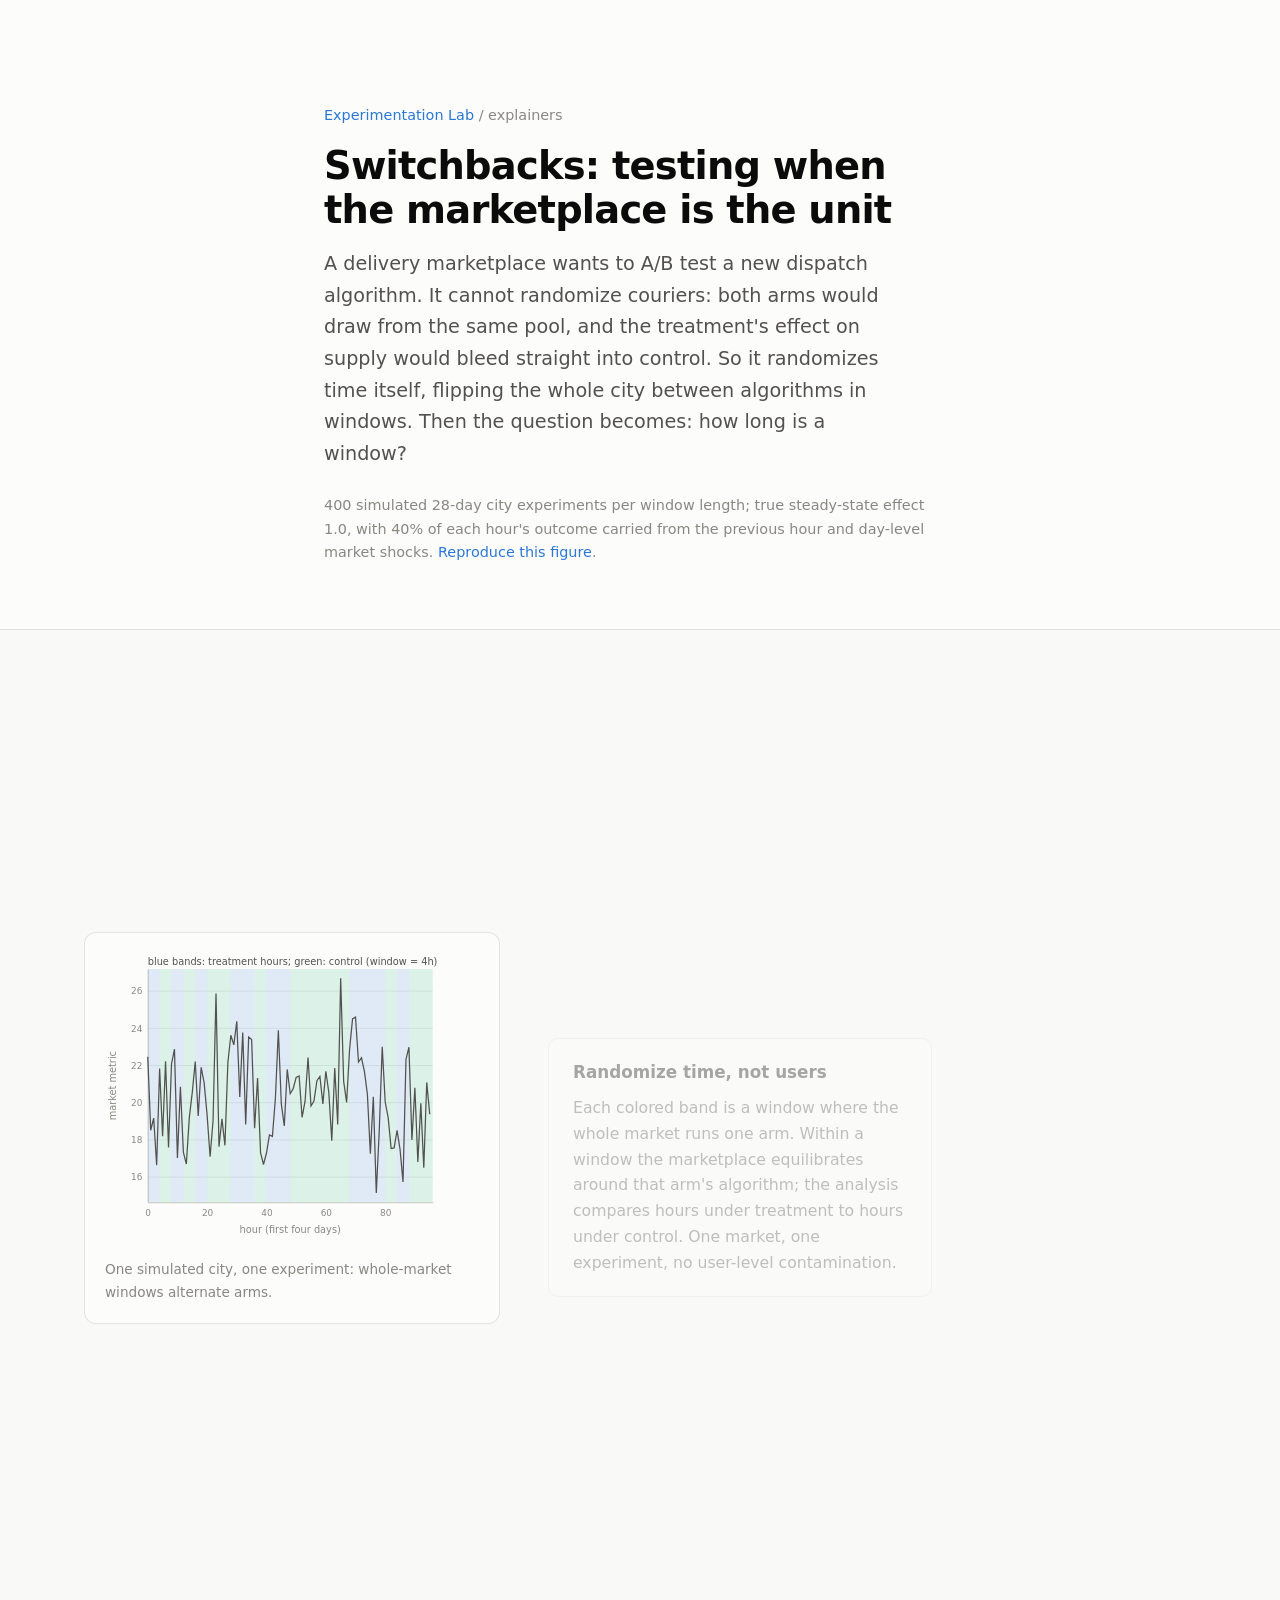
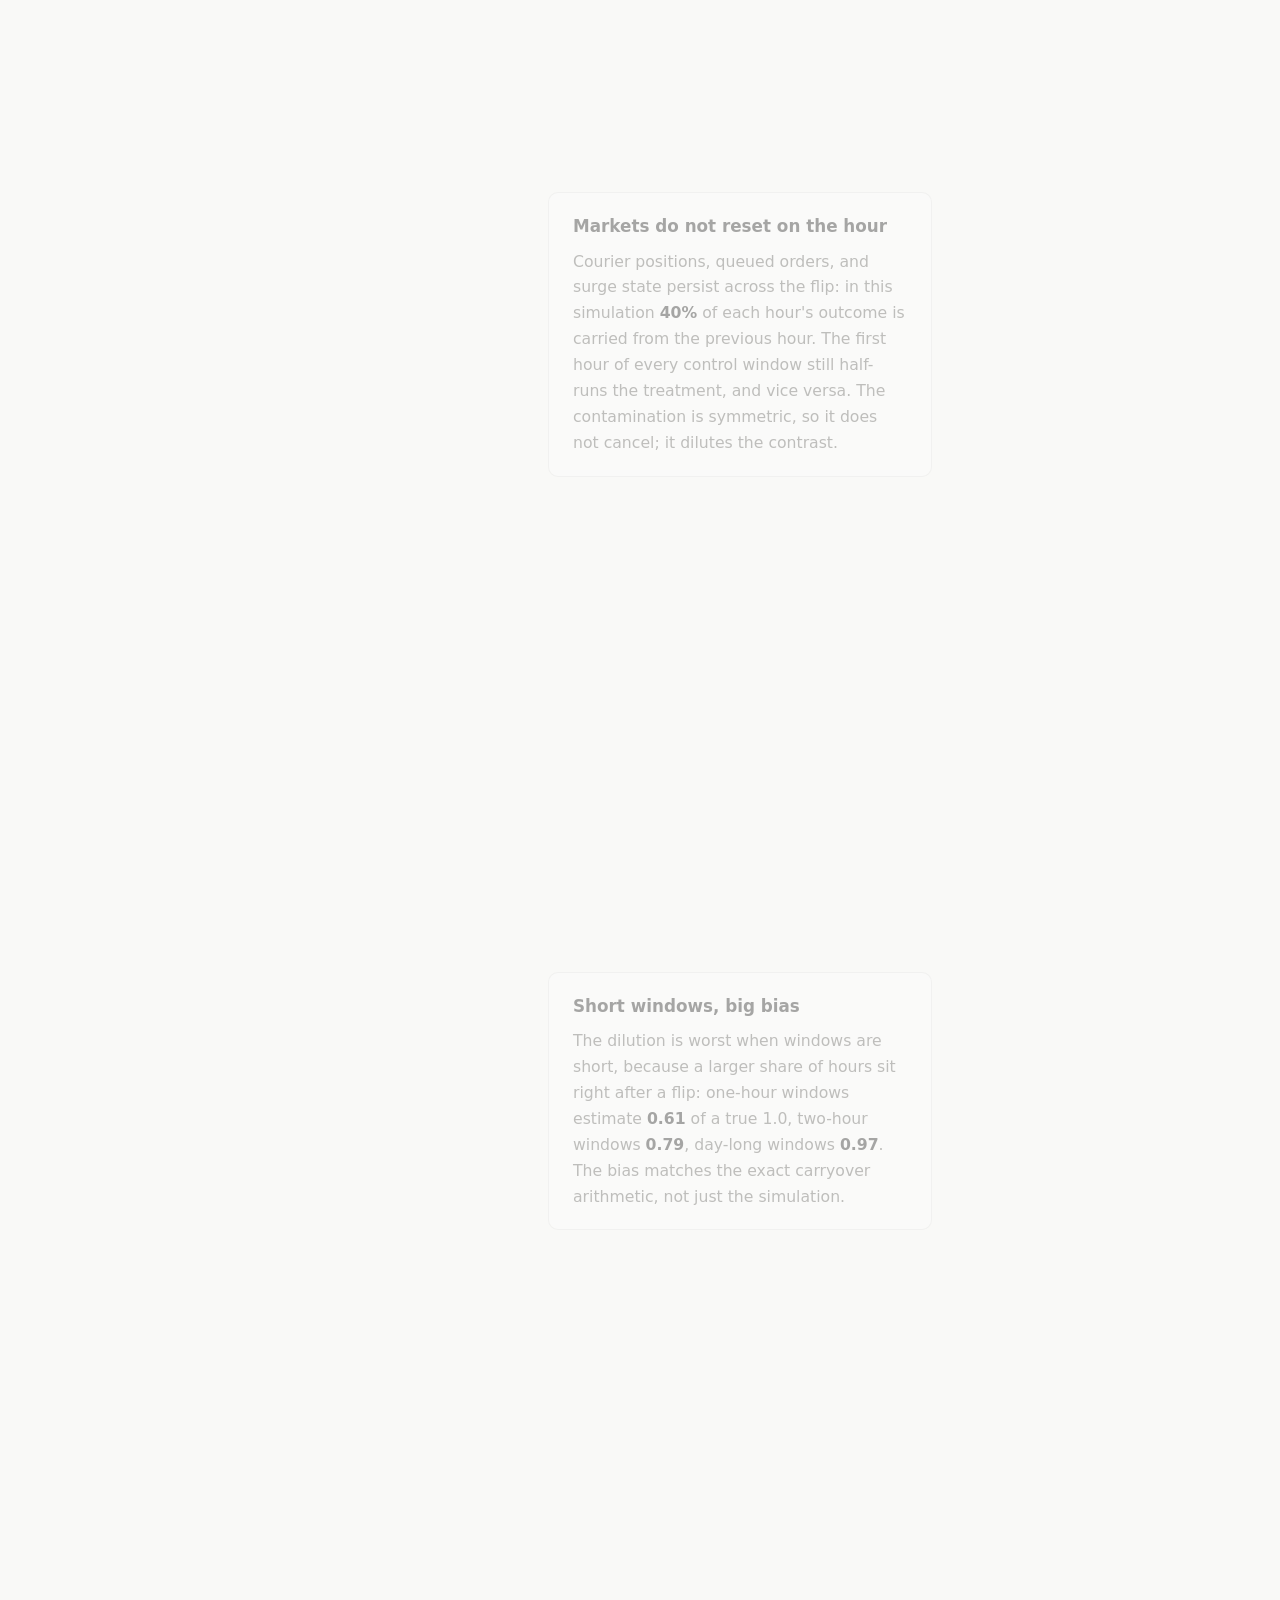
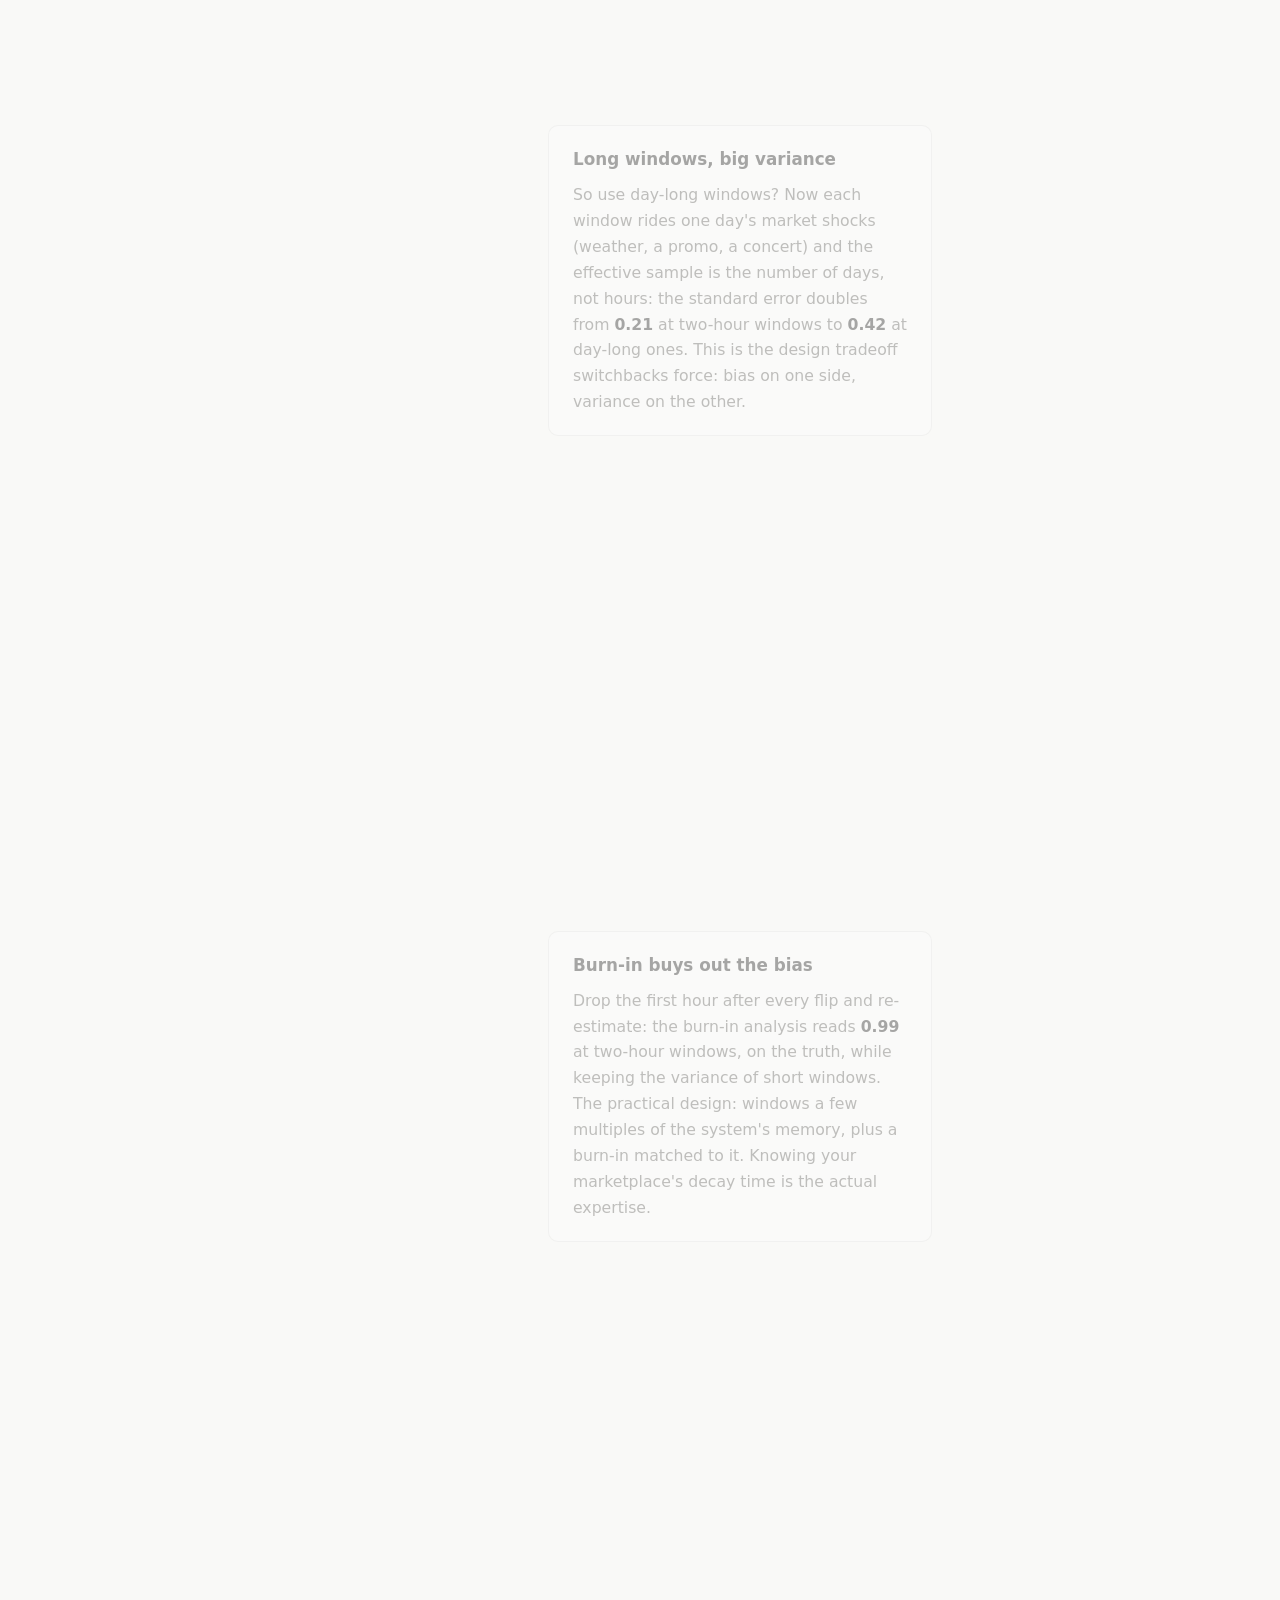
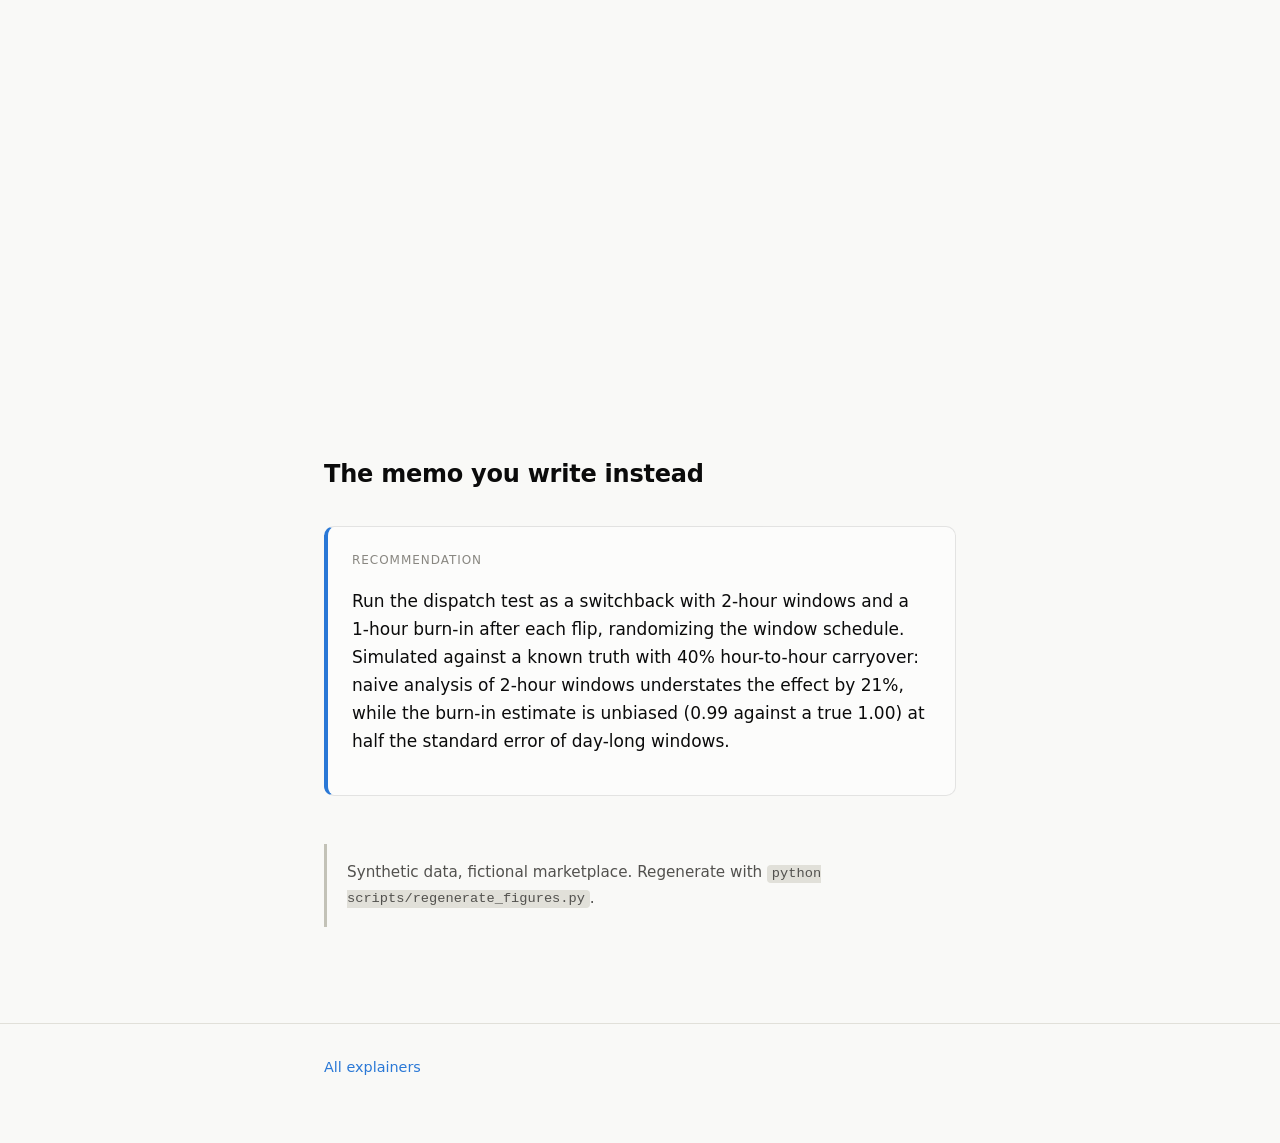
<file: docs/explainers/switchback.html>
<!doctype html>
<html lang="en">
<head>
<meta charset="utf-8">
<meta name="viewport" content="width=device-width, initial-scale=1">
<title>Switchbacks: testing when the marketplace is the unit</title>
<link rel="stylesheet" href="../assets/site.css">
</head>
<body>

<header class="hero">
  <div class="column">
    <p class="meta"><a href="../index.html">Experimentation Lab</a> / explainers</p>
    <h1>Switchbacks: testing when the marketplace is the unit</h1>
    <p class="deck">
      A delivery marketplace wants to A/B test a new dispatch algorithm. It
      cannot randomize couriers: both arms would draw from the same pool,
      and the treatment's effect on supply would bleed straight into
      control. So it randomizes time itself, flipping the whole city between
      algorithms in windows. Then the question becomes: how long is a
      window?
    </p>
    <p class="meta">
      400 simulated 28-day city experiments per window length; true
      steady-state effect 1.0, with 40% of each hour's outcome carried from
      the previous hour and day-level market shocks.
      <a href="https://github.com/bhushitn/experimentation-lab/blob/main/src/lab/pathologies/switchback.py">Reproduce this figure</a>.
    </p>
  </div>
</header>

<main>
  <section class="scrolly">
    <div class="graphic">
      <figure>
        <svg id="chart" viewBox="0 0 420 320" role="img"
             aria-label="Switchback schedule, bias by window length, and the burn-in fix"></svg>
        <figcaption id="caption">Four days of one run: the city alternates between algorithms.</figcaption>
        <noscript><img src="../assets/figures/switchback.svg" alt="Static figure:
          naive and burn-in estimates against window length" style="max-width:100%"></noscript>
      </figure>
    </div>
    <div class="steps">
      <div class="step" data-step="0">
        <h3>Randomize time, not users</h3>
        <p>Each colored band is a window where the whole market runs one arm.
        Within a window the marketplace equilibrates around that arm's
        algorithm; the analysis compares hours under treatment to hours
        under control. One market, one experiment, no user-level
        contamination.</p>
      </div>
      <div class="step" data-step="1">
        <h3>Markets do not reset on the hour</h3>
        <p>Courier positions, queued orders, and surge state persist across
        the flip: in this simulation <span class="number">40%</span> of each
        hour's outcome is carried from the previous hour. The first hour of
        every control window still half-runs the treatment, and vice versa.
        The contamination is symmetric, so it does not cancel; it dilutes
        the contrast.</p>
      </div>
      <div class="step" data-step="2">
        <h3>Short windows, big bias</h3>
        <p>The dilution is worst when windows are short, because a larger
        share of hours sit right after a flip: one-hour windows estimate
        <span class="number">0.61</span> of a true 1.0, two-hour windows
        <span class="number">0.79</span>, day-long windows
        <span class="number">0.97</span>. The bias matches the exact
        carryover arithmetic, not just the simulation.</p>
      </div>
      <div class="step" data-step="3">
        <h3>Long windows, big variance</h3>
        <p>So use day-long windows? Now each window rides one day's market
        shocks (weather, a promo, a concert) and the effective sample is the
        number of days, not hours: the standard error doubles from
        <span class="number">0.21</span> at two-hour windows to
        <span class="number">0.42</span> at day-long ones. This is the
        design tradeoff switchbacks force: bias on one side, variance on
        the other.</p>
      </div>
      <div class="step" data-step="4">
        <h3>Burn-in buys out the bias</h3>
        <p>Drop the first hour after every flip and re-estimate: the
        burn-in analysis reads <span class="number">0.99</span> at
        two-hour windows, on the truth, while keeping the variance of
        short windows. The practical design: windows a few multiples of
        the system's memory, plus a burn-in matched to it. Knowing your
        marketplace's decay time is the actual expertise.</p>
      </div>
    </div>
  </section>

  <div class="column">
    <h2>The memo you write instead</h2>
    <div class="memo">
      <div class="label">Recommendation</div>
      <p>Run the dispatch test as a switchback with 2-hour windows and a
      1-hour burn-in after each flip, randomizing the window schedule.
      Simulated against a known truth with 40% hour-to-hour carryover:
      naive analysis of 2-hour windows understates the effect by 21%, while
      the burn-in estimate is unbiased (0.99 against a true 1.00) at half
      the standard error of day-long windows.</p>
    </div>
    <div class="disclosure">
      Synthetic data, fictional marketplace. Regenerate with
      <code>python scripts/regenerate_figures.py</code>.
    </div>
  </div>
</main>

<footer><div class="column"><a href="../index.html">All explainers</a></div></footer>

<script src="../assets/vendor/d3.v7.min.js"></script>
<script src="../assets/data/switchback.js"></script>
<script src="../assets/explainer.js"></script>
<script>
(function () {
  const d = window.LAB_DATA["switchback"];
  const E = window.LabExplainer;
  const ch = E.chart("#chart", {});
  const run = d.single_run;

  // Layer 1: four-day strip of one run: assignment bands + outcome line.
  const stripLayer = ch.svg.append("g");
  {
    const x = ch.xLinear([0, 96]);
    const ext = d3.extent(run.outcome);
    const y = ch.y([ext[0] - 0.5, ext[1] + 0.5]);
    let start = 0;
    for (let h = 1; h <= run.hour.length; h++) {
      if (h === run.hour.length || run.assigned[h] !== run.assigned[start]) {
        stripLayer.append("rect")
          .attr("x", x(start)).attr("width", x(h) - x(start))
          .attr("y", ch.M.top).attr("height", ch.H - ch.M.top - ch.M.bottom)
          .attr("fill", run.assigned[start] ? E.C.corrected : E.C.secondary)
          .attr("opacity", 0.14);
        start = h;
      }
    }
    stripLayer.append("path")
      .attr("fill", "none").attr("stroke", "#52514e").attr("stroke-width", 1.4)
      .attr("d", d3.line().x((v, i) => x(run.hour[i])).y(v => y(v))(run.outcome));
    stripLayer.append("text").attr("x", ch.M.left).attr("y", ch.M.top - 4)
      .attr("font-size", 11).attr("fill", E.C.ink)
      .text("blue bands: treatment hours; green: control (window = 4h)");
  }

  // Layer 2: estimates vs window length.
  const curveLayer = ch.svg.append("g").attr("opacity", 0);
  const windows = d.by_window.map(r => r.window_hours);
  const x2 = ch.xLinear([0, 25]);
  const y2 = ch.y([0.4, 1.15]);
  {
    const naive = d.by_window.map(r => r.naive_estimate);
    const burn = d.by_window.map(r => r.burn_in_estimate);
    const mk = (vals) => d3.line().x((v, i) => x2(windows[i])).y(v => y2(v))(vals);
    curveLayer.append("line")
      .attr("x1", ch.M.left).attr("x2", ch.W - ch.M.right)
      .attr("y1", y2(d.true_effect)).attr("y2", y2(d.true_effect))
      .attr("stroke", E.C.muted).attr("stroke-dasharray", "5 4");
    curveLayer.append("text").attr("x", ch.W - ch.M.right - 4).attr("y", y2(d.true_effect) - 6)
      .attr("text-anchor", "end").attr("font-size", 11).attr("fill", E.C.ink)
      .text("true effect = 1.00");
    curveLayer.append("path").attr("fill", "none").attr("stroke", E.C.naive)
      .attr("stroke-width", 2.5).attr("d", mk(naive)).attr("class", "naive-line");
    curveLayer.selectAll("circle.n").data(naive).join("circle")
      .attr("cx", (v, i) => x2(windows[i])).attr("cy", v => y2(v)).attr("r", 3.5)
      .attr("fill", E.C.naive);
    curveLayer.append("text").attr("x", x2(3)).attr("y", y2(naive[1]) + 18)
      .attr("font-size", 11).attr("font-weight", 600).attr("fill", E.C.naive)
      .text("naive: all hours");
    const burnG = curveLayer.append("g").attr("class", "burn").attr("opacity", 0);
    burnG.append("path").attr("fill", "none").attr("stroke", E.C.corrected)
      .attr("stroke-width", 2.5).attr("d", mk(burn));
    burnG.selectAll("circle").data(burn).join("circle")
      .attr("cx", (v, i) => x2(windows[i])).attr("cy", v => y2(v)).attr("r", 3.5)
      .attr("fill", E.C.corrected);
    burnG.append("text").attr("x", x2(9)).attr("y", y2(1.05) - 6)
      .attr("font-size", 11).attr("font-weight", 600).attr("fill", E.C.corrected)
      .text("burn-in: drop the hour after each flip");
  }

  // Layer 3: SE vs window length (variance cost).
  const seLayer = ch.svg.append("g").attr("opacity", 0);
  const ySe = ch.y([0, 0.5]);
  {
    const se = d.by_window.map(r => r.burn_in_se);
    seLayer.append("path").attr("fill", "none").attr("stroke", E.C.tertiary)
      .attr("stroke-width", 2.5)
      .attr("d", d3.line().x((v, i) => x2(windows[i])).y(v => ySe(v))(se));
    seLayer.selectAll("circle").data(se).join("circle")
      .attr("cx", (v, i) => x2(windows[i])).attr("cy", v => ySe(v)).attr("r", 3.5)
      .attr("fill", E.C.tertiary);
    seLayer.append("text").attr("x", x2(12)).attr("y", ySe(se[4]) - 10)
      .attr("font-size", 11).attr("font-weight", 600).attr("fill", E.C.tertiary)
      .text("standard error of the estimate");
  }

  const layers = [stripLayer, curveLayer, seLayer];
  function show(layer) {
    layers.forEach(l => l.transition().duration(400).attr("opacity", l === layer ? 1 : 0));
    if (layer === stripLayer) {
      const ext = d3.extent(run.outcome);
      ch.axes(ch.xLinear([0, 96]), ch.y([ext[0] - 0.5, ext[1] + 0.5]),
        { xLabel: "hour (first four days)", yLabel: "market metric" });
    } else if (layer === curveLayer) {
      ch.axes(x2, y2, { xLabel: "window length (hours)", yLabel: "estimated effect" });
    } else {
      ch.axes(x2, ySe, { xLabel: "window length (hours)", yLabel: "standard error" });
    }
  }

  E.scroller([
    { enter: () => show(stripLayer),
      caption: "One simulated city, one experiment: whole-market windows alternate arms." },
    { enter: () => show(stripLayer),
      caption: "The first hour after each flip still carries 40% of the previous arm's state." },
    { enter: () => { show(curveLayer); curveLayer.select(".burn").transition().duration(300).attr("opacity", 0); },
      caption: "Naive estimates by window length: short windows dilute the effect." },
    { enter: () => show(seLayer),
      caption: "The other blade: day-long windows double the standard error (day shocks)." },
    { enter: () => { show(curveLayer); curveLayer.select(".burn").transition().duration(500).attr("opacity", 1); },
      caption: "Burn-in recovers the truth at every window length; short windows keep the precision." },
  ], { caption: "caption" });
})();
</script>

</body>
</html>
</file>
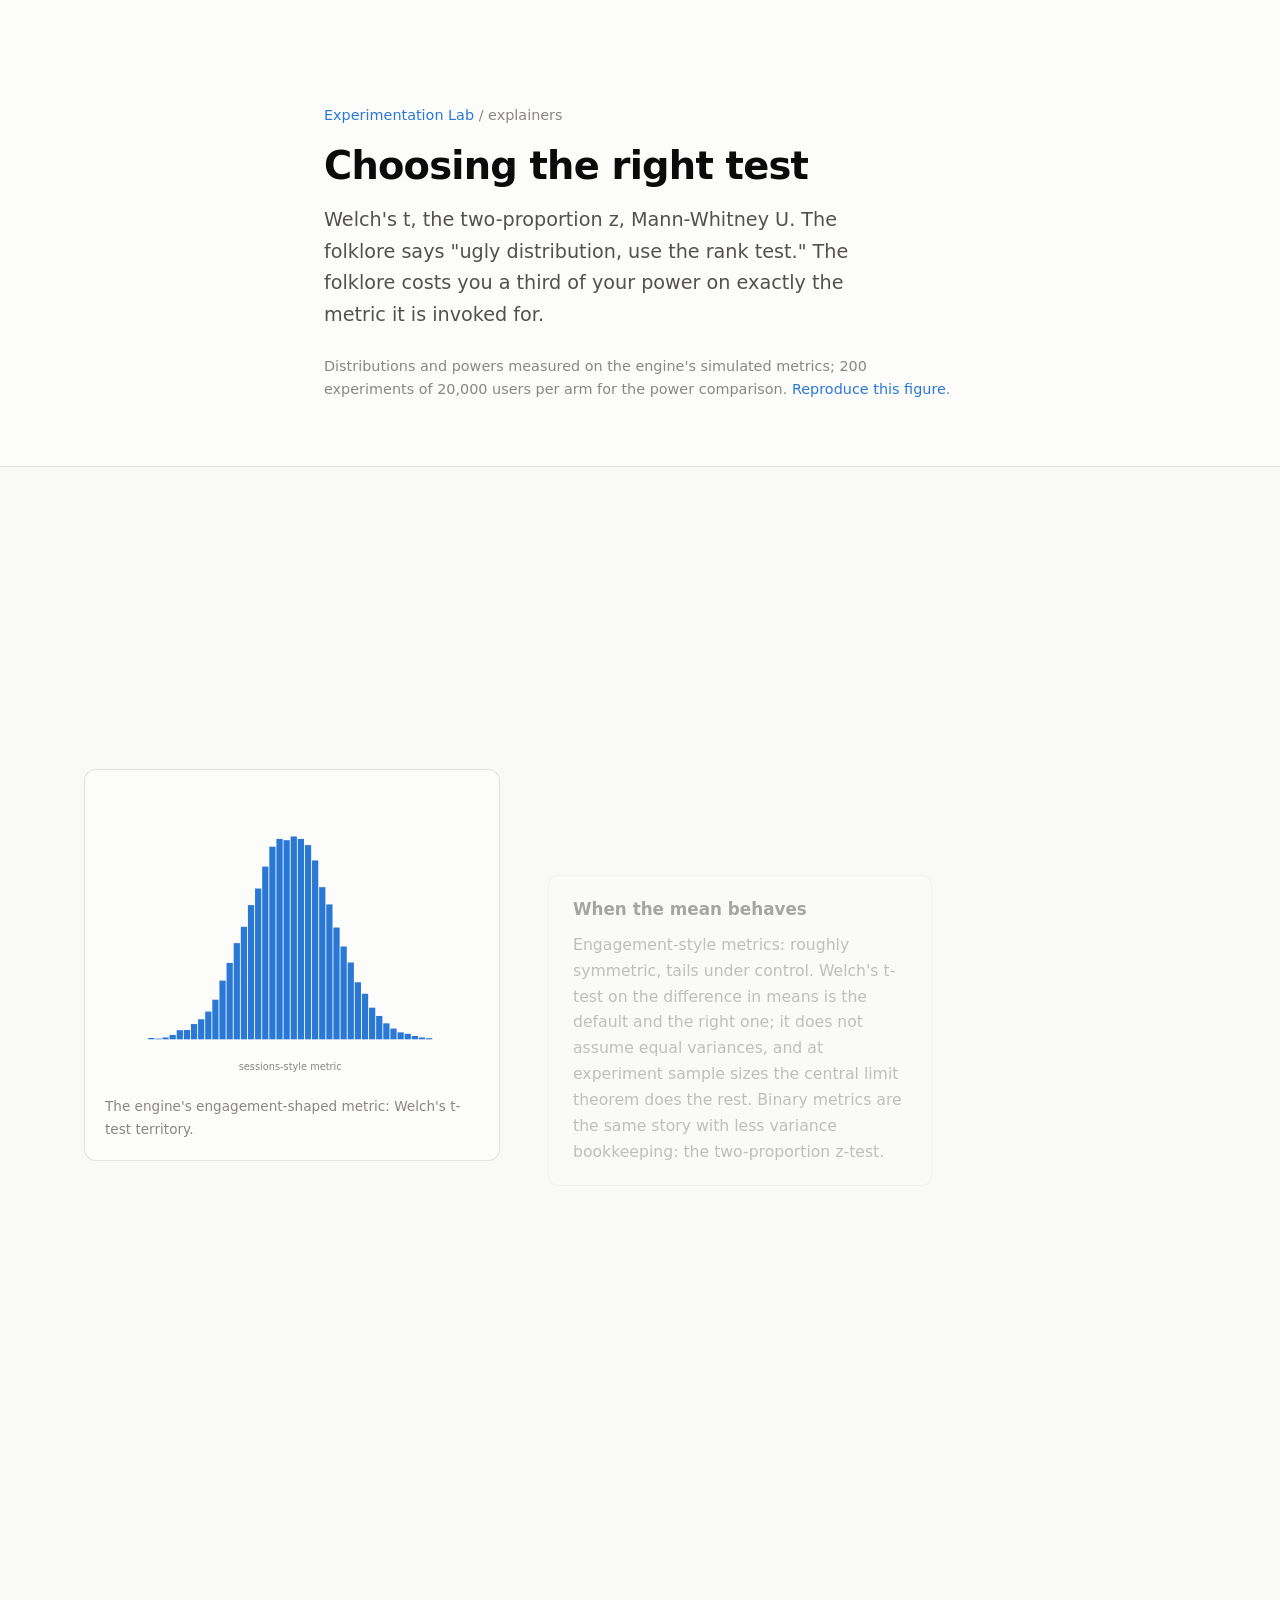
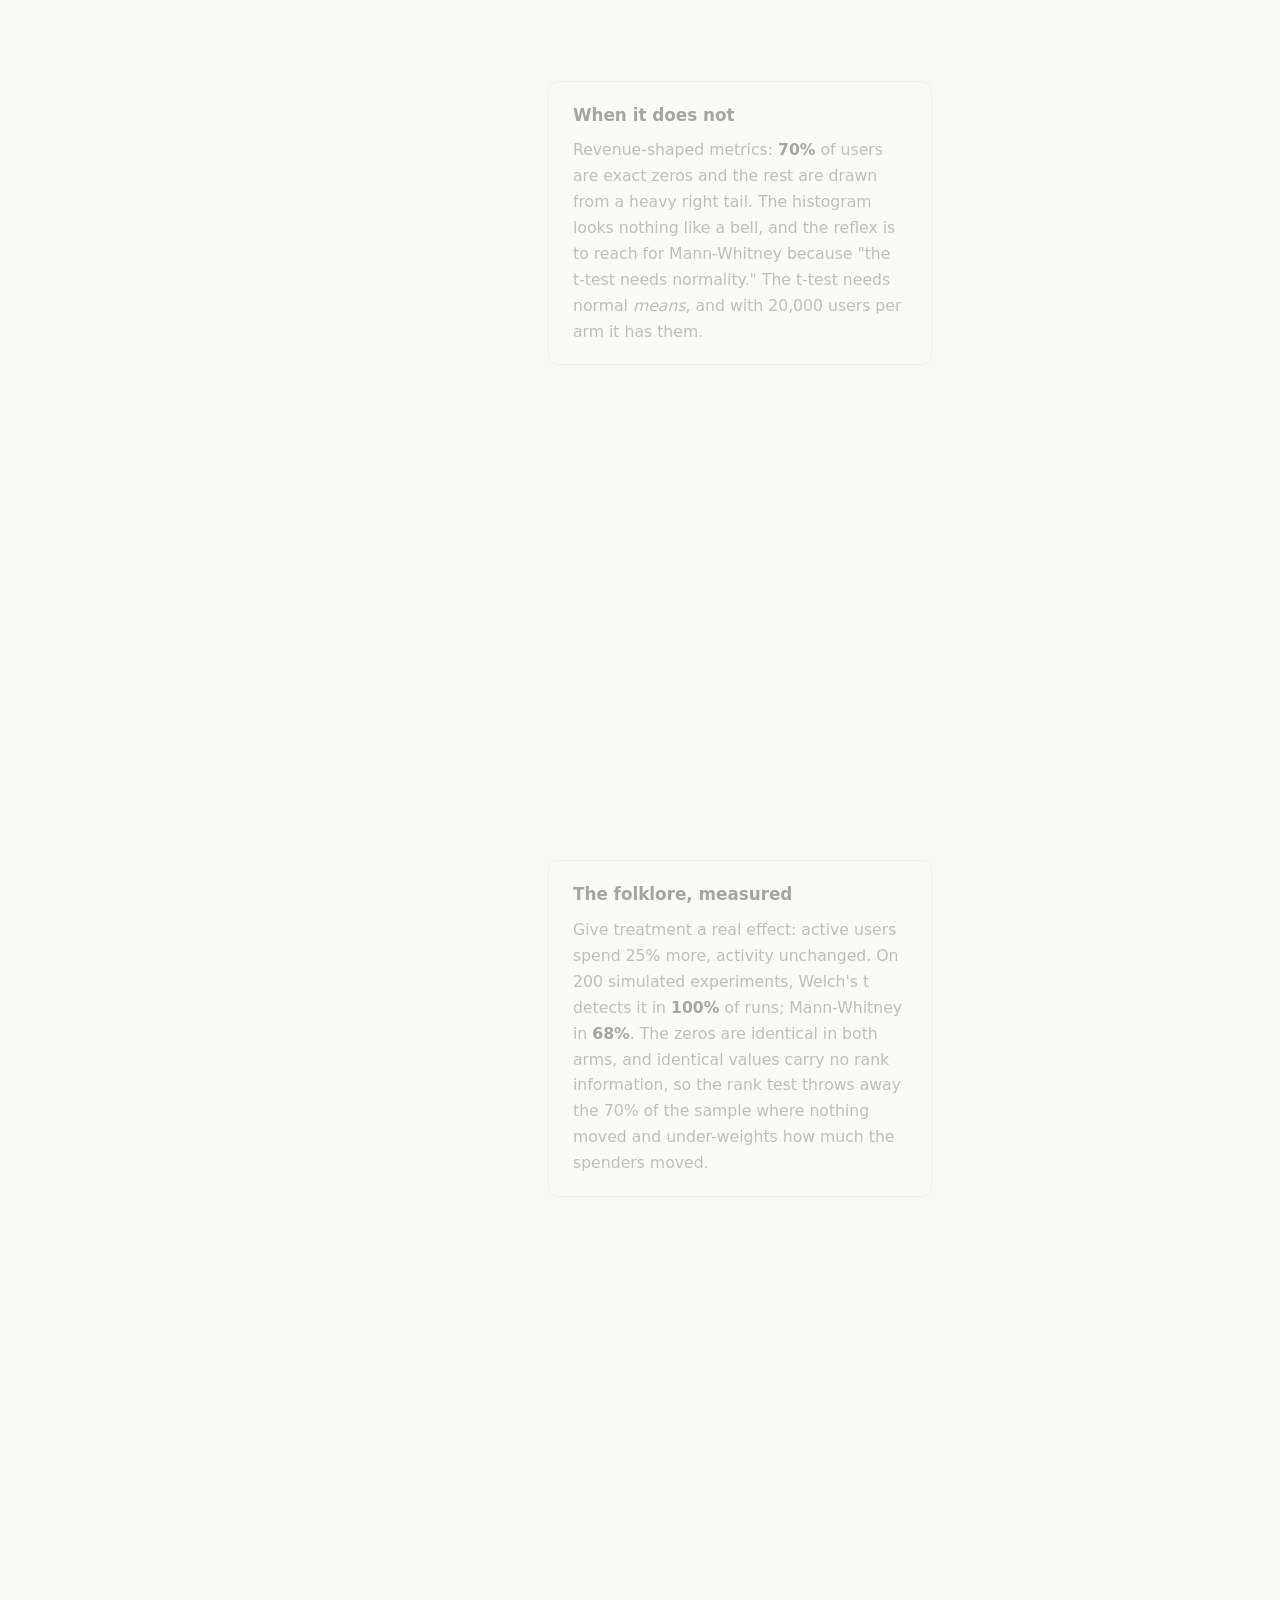
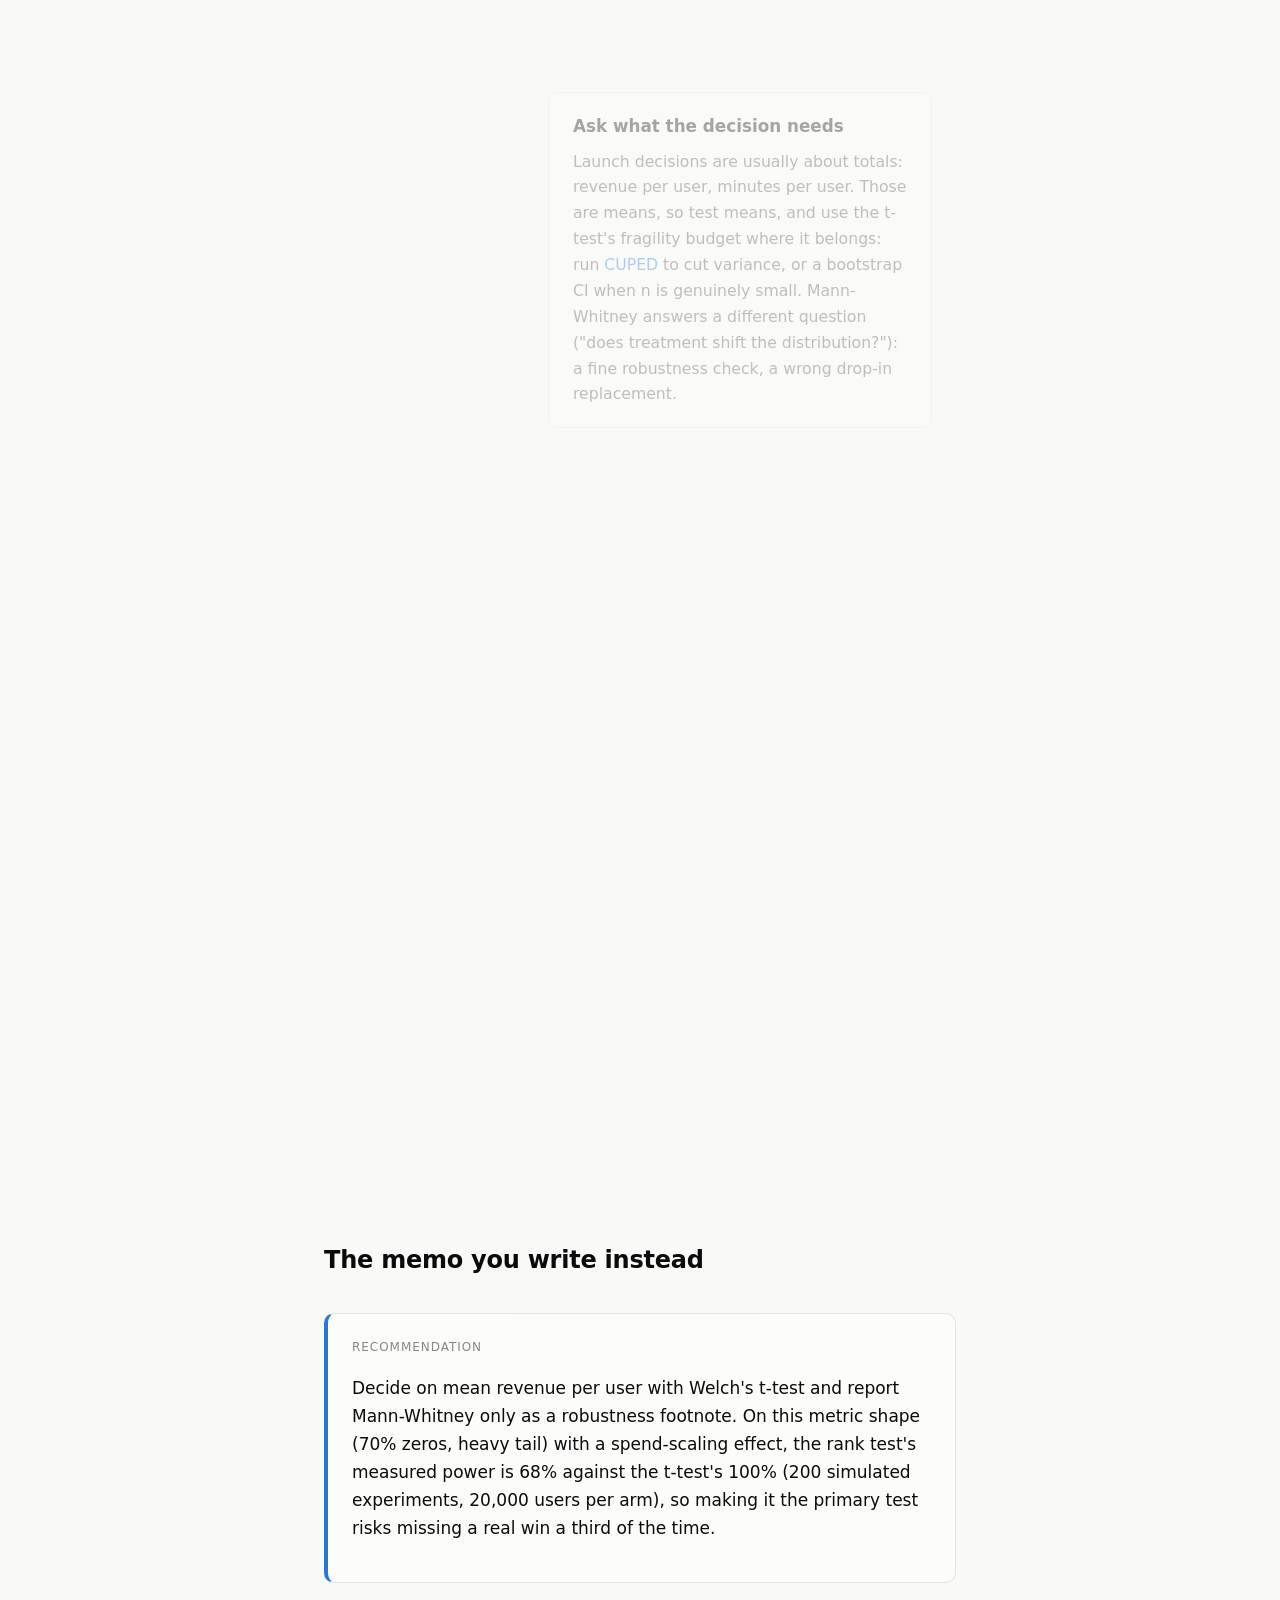
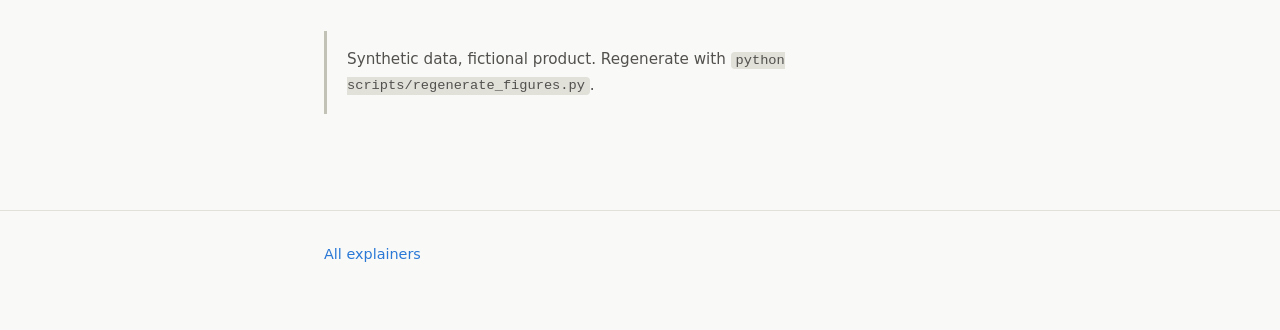
<file: docs/explainers/test-choice.html>
<!doctype html>
<html lang="en">
<head>
<meta charset="utf-8">
<meta name="viewport" content="width=device-width, initial-scale=1">
<title>Choosing the right test</title>
<link rel="stylesheet" href="../assets/site.css">
</head>
<body>

<header class="hero">
  <div class="column">
    <p class="meta"><a href="../index.html">Experimentation Lab</a> / explainers</p>
    <h1>Choosing the right test</h1>
    <p class="deck">
      Welch's t, the two-proportion z, Mann-Whitney U. The folklore says
      "ugly distribution, use the rank test." The folklore costs you a third
      of your power on exactly the metric it is invoked for.
    </p>
    <p class="meta">
      Distributions and powers measured on the engine's simulated metrics;
      200 experiments of 20,000 users per arm for the power comparison.
      <a href="https://github.com/bhushitn/experimentation-lab/blob/main/src/lab/reporting/explainer_data.py">Reproduce this figure</a>.
    </p>
  </div>
</header>

<main>
  <section class="scrolly">
    <div class="graphic">
      <figure>
        <svg id="chart" viewBox="0 0 420 320" role="img"
             aria-label="Metric distributions and test power comparison"></svg>
        <figcaption id="caption">The engine's engagement-shaped metric.</figcaption>
        <noscript><img src="../assets/figures/test_choice.svg" alt="Static figure:
          metric distributions and the tests that fit them" style="max-width:100%"></noscript>
      </figure>
    </div>
    <div class="steps">
      <div class="step" data-step="0">
        <h3>When the mean behaves</h3>
        <p>Engagement-style metrics: roughly symmetric, tails under control.
        Welch's t-test on the difference in means is the default and the
        right one; it does not assume equal variances, and at experiment
        sample sizes the central limit theorem does the rest. Binary metrics
        are the same story with less variance bookkeeping: the
        two-proportion z-test.</p>
      </div>
      <div class="step" data-step="1">
        <h3>When it does not</h3>
        <p>Revenue-shaped metrics: <span class="number">70%</span> of users
        are exact zeros and the rest are drawn from a heavy right tail. The
        histogram looks nothing like a bell, and the reflex is to reach for
        Mann-Whitney because "the t-test needs normality." The t-test needs
        normal <em>means</em>, and with 20,000 users per arm it has them.</p>
      </div>
      <div class="step" data-step="2">
        <h3>The folklore, measured</h3>
        <p>Give treatment a real effect: active users spend 25% more,
        activity unchanged. On 200 simulated experiments, Welch's t detects
        it in <span class="number">100%</span> of runs; Mann-Whitney in
        <span class="number">68%</span>. The zeros are identical in both
        arms, and identical values carry no rank information, so the rank
        test throws away the 70% of the sample where nothing moved and
        under-weights how much the spenders moved.</p>
      </div>
      <div class="step" data-step="3">
        <h3>Ask what the decision needs</h3>
        <p>Launch decisions are usually about totals: revenue per user,
        minutes per user. Those are means, so test means, and use the
        t-test's fragility budget where it belongs: run
        <a href="cuped.html">CUPED</a> to cut variance, or a bootstrap CI
        when n is genuinely small. Mann-Whitney answers a different
        question ("does treatment shift the distribution?"): a fine
        robustness check, a wrong drop-in replacement.</p>
      </div>
    </div>
  </section>

  <div class="column">
    <h2>The memo you write instead</h2>
    <div class="memo">
      <div class="label">Recommendation</div>
      <p>Decide on mean revenue per user with Welch's t-test and report
      Mann-Whitney only as a robustness footnote. On this metric shape
      (70% zeros, heavy tail) with a spend-scaling effect, the rank test's
      measured power is 68% against the t-test's 100% (200 simulated
      experiments, 20,000 users per arm), so making it the primary test
      risks missing a real win a third of the time.</p>
    </div>
    <div class="disclosure">
      Synthetic data, fictional product. Regenerate with
      <code>python scripts/regenerate_figures.py</code>.
    </div>
  </div>
</main>

<footer><div class="column"><a href="../index.html">All explainers</a></div></footer>

<script src="../assets/vendor/d3.v7.min.js"></script>
<script src="../assets/data/test_choice.js"></script>
<script src="../assets/explainer.js"></script>
<script>
(function () {
  const d = window.LAB_DATA["test_choice"];
  const E = window.LabExplainer;
  const ch = E.chart("#chart", {});

  // Two histogram layers plus a power-bars layer; states crossfade them.
  function histLayer(hist, color, xLabel) {
    const g = ch.svg.append("g").attr("opacity", 0);
    const edges = hist.edges;
    const xs = ch.xLinear([edges[0], edges[edges.length - 1]]);
    const ys = ch.y([0, Math.max(...hist.density) * 1.15]);
    g.selectAll("rect").data(hist.density).join("rect")
      .attr("x", (v, i) => xs(edges[i]) + 0.5)
      .attr("width", (v, i) => Math.max(0.5, xs(edges[i + 1]) - xs(edges[i]) - 1))
      .attr("y", v => ys(v)).attr("height", v => ys(0) - ys(v))
      .attr("fill", color);
    g.append("text").attr("x", (ch.M.left + ch.W - ch.M.right) / 2)
      .attr("y", ch.H - 6).attr("text-anchor", "middle")
      .attr("font-size", 11).attr("fill", E.C.muted).text(xLabel);
    return g;
  }

  const contLayer = histLayer(d.distributions.continuous, E.C.corrected,
    "sessions-style metric");
  const ziLayer = histLayer(d.distributions.zero_inflated, "#eda100",
    "revenue-style metric (zeros clipped at 30)");

  const powerLayer = ch.svg.append("g").attr("opacity", 0);
  {
    const names = ["Welch t", "Mann-Whitney U"];
    const x = ch.xBand(names);
    const y = ch.y([0, 1.1]);
    const vals = [d.power_welch, d.power_mann_whitney];
    const colors = [E.C.corrected, E.C.naive];
    names.forEach((name, i) => {
      powerLayer.append("rect")
        .attr("x", x(name)).attr("width", x.bandwidth())
        .attr("y", y(vals[i])).attr("height", y(0) - y(vals[i]))
        .attr("rx", 3).attr("fill", colors[i]);
      powerLayer.append("text")
        .attr("x", x(name) + x.bandwidth() / 2).attr("y", y(vals[i]) - 6)
        .attr("text-anchor", "middle").attr("font-size", 12)
        .attr("font-weight", 600).attr("fill", colors[i])
        .text((vals[i] * 100).toFixed(0) + "%");
      powerLayer.append("text")
        .attr("x", x(name) + x.bandwidth() / 2).attr("y", y(0) + 16)
        .attr("text-anchor", "middle").attr("font-size", 11)
        .attr("fill", E.C.muted).text(name);
    });
    powerLayer.append("text").attr("x", ch.M.left).attr("y", ch.M.top)
      .attr("font-size", 11).attr("fill", E.C.ink)
      .text("power to detect +25% spend among active users");
  }

  const layers = [contLayer, ziLayer, powerLayer];
  function show(layer) {
    layers.forEach(l => l.transition().duration(400).attr("opacity", l === layer ? 1 : 0));
  }

  E.scroller([
    { enter: () => show(contLayer),
      caption: "The engine's engagement-shaped metric: Welch's t-test territory." },
    { enter: () => show(ziLayer),
      caption: "The engine's revenue-shaped metric: 70% exact zeros, heavy right tail." },
    { enter: () => show(powerLayer),
      caption: "Same 200 experiments, same true effect, both tests." },
    { enter: () => show(powerLayer),
      caption: "Test the quantity the decision is about; for launch decisions that is usually the mean." },
  ], { caption: "caption" });
})();
</script>

</body>
</html>
</file>
<file: docs/assets/site.css>
/* Shared site styles. One concept per page, generous whitespace,
   the visual is the argument. Palette from src/lab/reporting/style.py
   so the site and the matplotlib figures read as one system. */

:root {
  --page: #f9f9f7;
  --surface: #fcfcfb;
  --ink: #0b0b0b;
  --ink-secondary: #52514e;
  --ink-muted: #898781;
  --grid: #e1e0d9;
  --baseline: #c3c2b7;
  --naive: #e34948;
  --corrected: #2a78d6;
  --secondary: #1baf7a;
  --border: rgba(11, 11, 11, 0.1);
}

* { box-sizing: border-box; margin: 0; padding: 0; }

body {
  background: var(--page);
  color: var(--ink);
  font-family: system-ui, -apple-system, "Segoe UI", sans-serif;
  line-height: 1.65;
  font-size: 1.0625rem;
}

.column {
  max-width: 42rem;
  margin: 0 auto;
  padding: 0 1.25rem;
}

header.hero {
  padding: 5rem 0 3rem;
  border-bottom: 1px solid var(--grid);
  background: var(--surface);
}

header.hero h1 {
  font-size: 2.4rem;
  line-height: 1.15;
  letter-spacing: -0.02em;
  margin-bottom: 1rem;
}

header.hero .deck {
  color: var(--ink-secondary);
  font-size: 1.2rem;
  max-width: 36rem;
}

header.hero .meta {
  margin-top: 1.5rem;
  color: var(--ink-muted);
  font-size: 0.9rem;
}

main { padding: 3rem 0 6rem; }

h2 {
  font-size: 1.5rem;
  margin: 3rem 0 1rem;
  letter-spacing: -0.01em;
}

p { margin: 1rem 0; }
p.secondary { color: var(--ink-secondary); }

a { color: var(--corrected); text-decoration: none; }
a:hover { text-decoration: underline; }

code {
  font-family: ui-monospace, "SF Mono", Menlo, monospace;
  font-size: 0.9em;
  background: var(--grid);
  padding: 0.1em 0.35em;
  border-radius: 4px;
}

.explainer-list { list-style: none; margin: 1.5rem 0; }

.explainer-list li {
  padding: 1rem 1.25rem;
  background: var(--surface);
  border: 1px solid var(--border);
  border-radius: 10px;
  margin-bottom: 0.75rem;
}

.explainer-list .title { font-weight: 600; }
.explainer-list .blurb { color: var(--ink-secondary); font-size: 0.95rem; }
.explainer-list li.planned { opacity: 0.55; }
.explainer-list li.planned .title::after {
  content: " (in progress)";
  color: var(--ink-muted);
  font-weight: 400;
  font-size: 0.85em;
}

.disclosure {
  margin-top: 3rem;
  padding: 1rem 1.25rem;
  border-left: 3px solid var(--baseline);
  color: var(--ink-secondary);
  font-size: 0.95rem;
}

/* Scrollytelling layout: sticky graphic, steps scroll past it. */

.scrolly {
  display: grid;
  grid-template-columns: minmax(20rem, 26rem) 1fr;
  gap: 3rem;
  max-width: 72rem;
  margin: 0 auto;
  padding: 0 1.25rem;
}

.scrolly .steps { padding: 40vh 0 30vh; }

.step {
  margin-bottom: 55vh;
  padding: 1.25rem 1.5rem;
  background: var(--surface);
  border: 1px solid var(--border);
  border-radius: 10px;
  opacity: 0.35;
  transition: opacity 0.3s ease;
  max-width: 24rem;
}

.step.active { opacity: 1; box-shadow: 0 2px 12px rgba(11, 11, 11, 0.06); }
.step h3 { font-size: 1.05rem; margin-bottom: 0.5rem; }
.step p { margin: 0.5rem 0 0; font-size: 0.98rem; color: var(--ink-secondary); }
.step .number { color: var(--ink); font-weight: 600; }

.graphic {
  position: sticky;
  top: 0;
  height: 100vh;
  display: flex;
  flex-direction: column;
  justify-content: center;
}

.graphic figure {
  background: var(--surface);
  border: 1px solid var(--border);
  border-radius: 12px;
  padding: 1.25rem;
}

.graphic figcaption {
  color: var(--ink-muted);
  font-size: 0.85rem;
  margin-top: 0.75rem;
}

svg text { font-family: system-ui, -apple-system, "Segoe UI", sans-serif; }

.memo {
  background: var(--surface);
  border: 1px solid var(--border);
  border-left: 4px solid var(--corrected);
  border-radius: 10px;
  padding: 1.5rem;
  margin: 2rem 0;
}

.memo .label {
  text-transform: uppercase;
  letter-spacing: 0.08em;
  font-size: 0.75rem;
  color: var(--ink-muted);
  margin-bottom: 0.5rem;
}

footer {
  border-top: 1px solid var(--grid);
  padding: 2rem 0 4rem;
  color: var(--ink-muted);
  font-size: 0.9rem;
}

@media (max-width: 54rem) {
  .scrolly { grid-template-columns: 1fr; gap: 0; }
  .graphic { position: sticky; top: 0; height: auto; padding: 0.75rem 0; z-index: 2; background: var(--page); }
  .scrolly .steps { padding-top: 2rem; }
  .step { margin-bottom: 40vh; max-width: none; }
}
</file>
